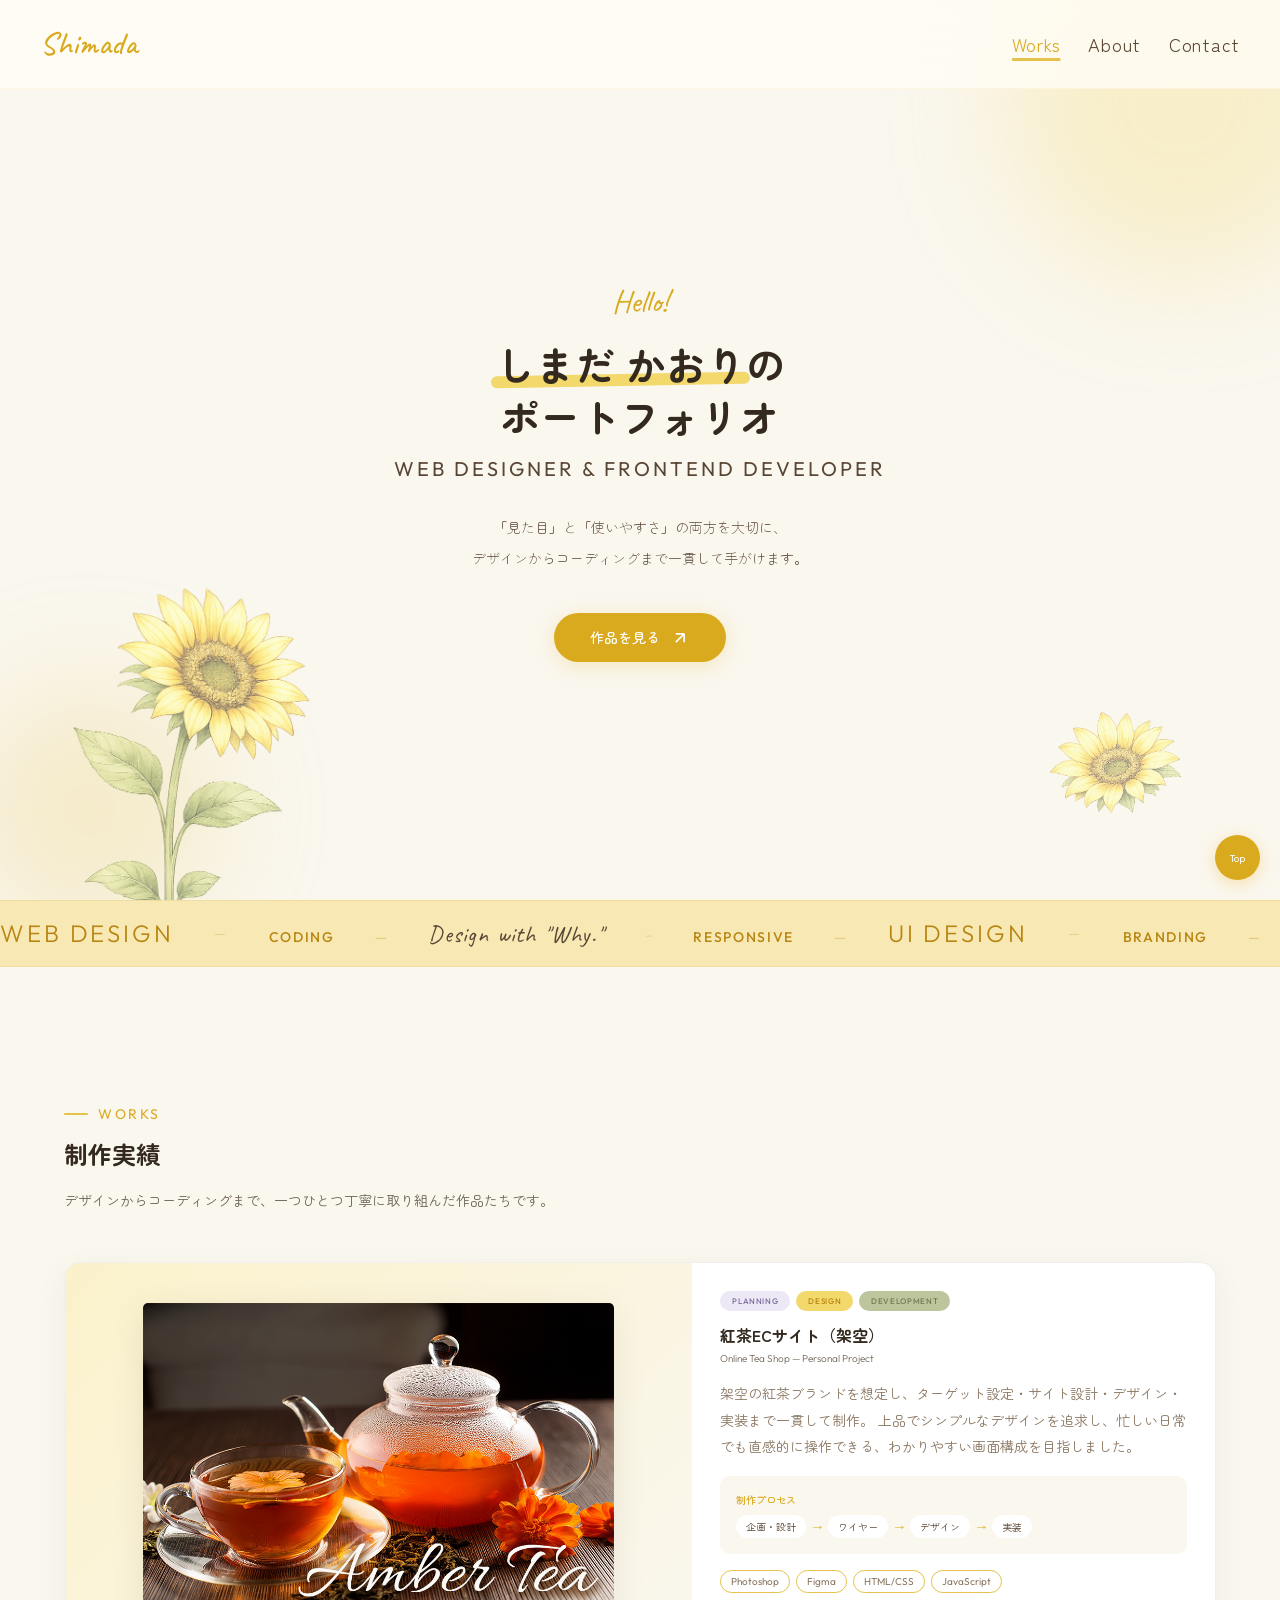
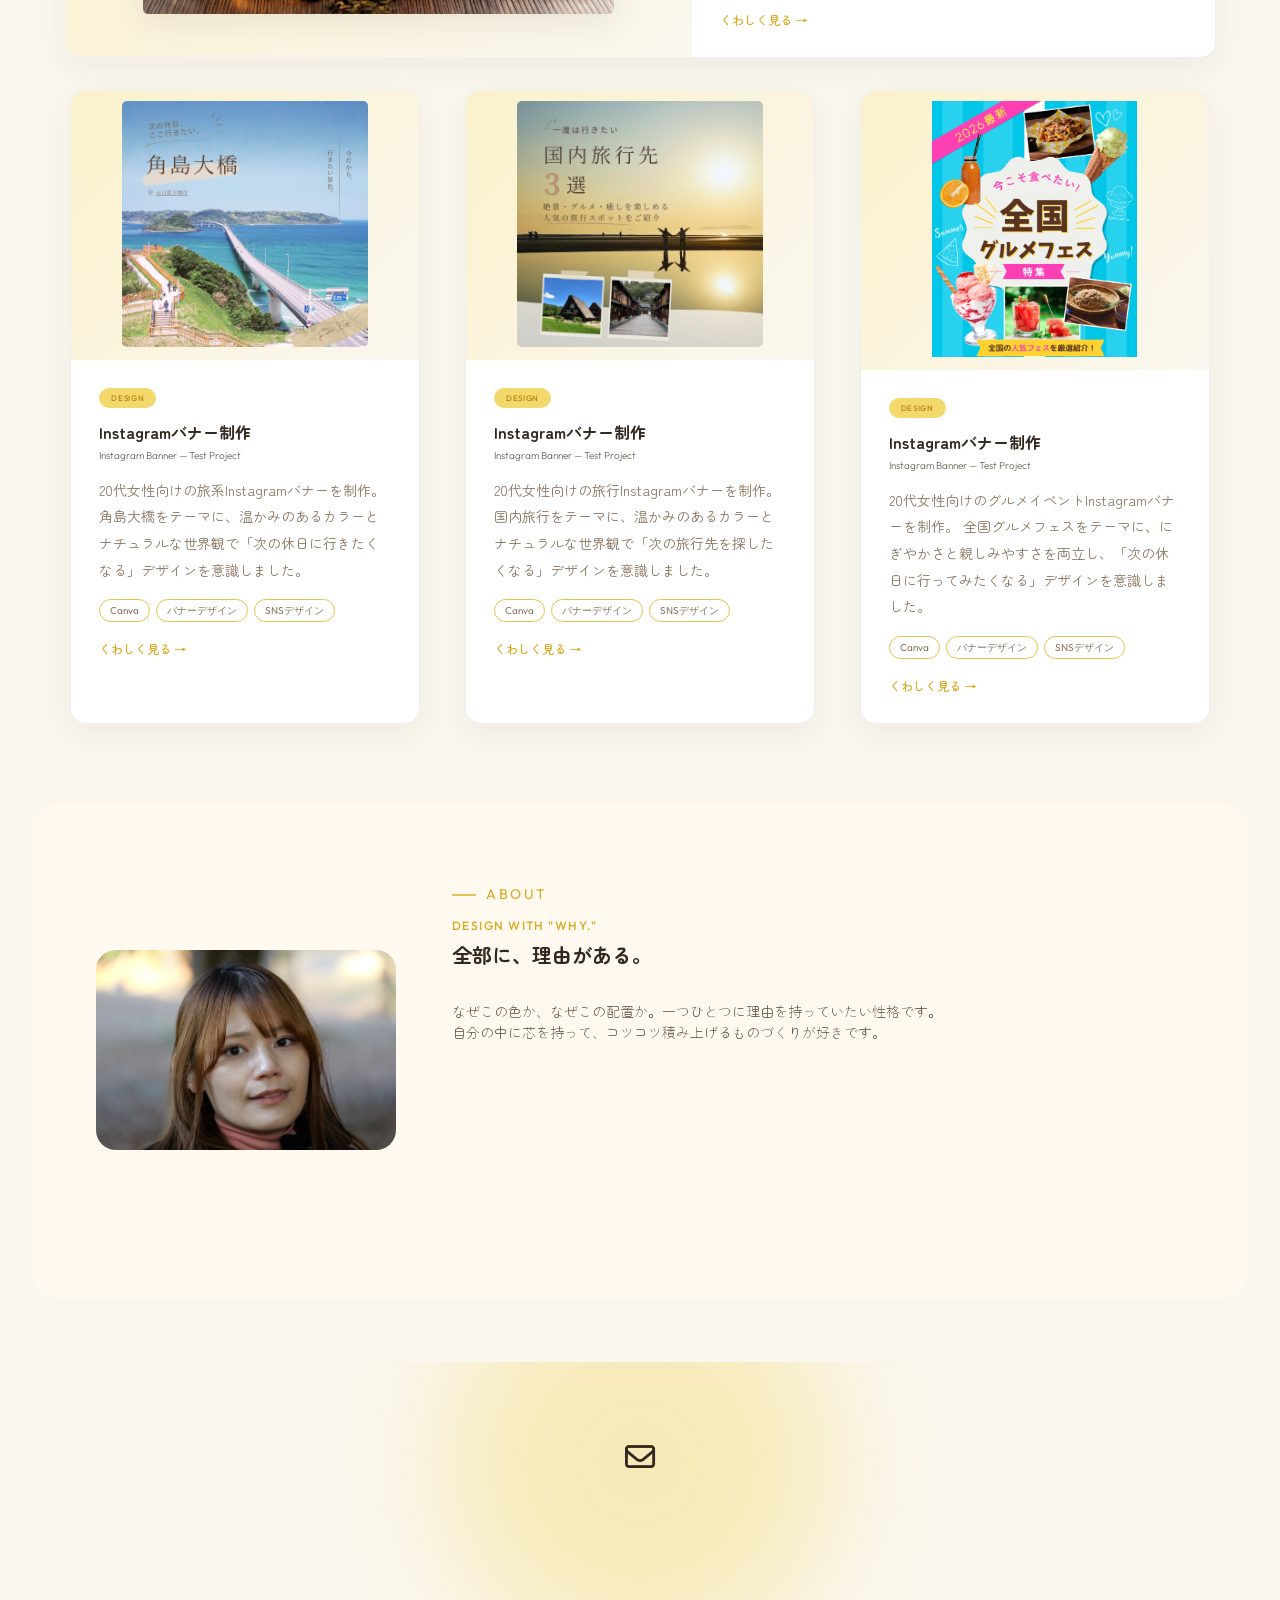
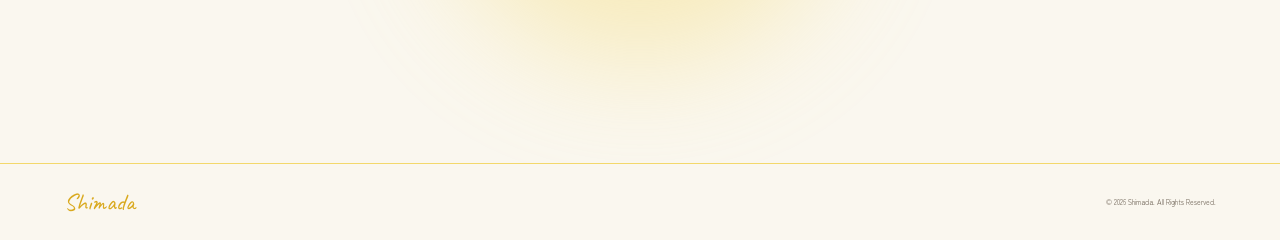
<file: index.html>
<!DOCTYPE html>
<html lang="ja">
<head>
  <meta charset="UTF-8">
  <meta name="viewport" content="width=device-width, initial-scale=1.0">
  <meta name="description" content="島田 夏織のプロフィール｜Web Designer & Frontend Developer">
  <title>Shimada Portfolio</title>
  <!-- Favicon -->
  <link rel="icon" href="assets/images/favicon.svg" type="image/svg+xml">

  <!-- OGP -->
  <meta property="og:title" content="Shimada Portfolio">
  <meta property="og:description" content="デザインからコーディングまで一貫して手がける、しまだかおりのポートフォリオです。">
  <meta property="og:image" content="https://shimada-source.github.io/portfolio/assets/images/ogp-image.png">
  <meta property="og:url" content="https://shimada-source.github.io/portfolio/">
  <meta property="og:type" content="website">
  <meta property="og:site_name" content="Shimada Portfolio">
  <meta name="twitter:card" content="summary_large_image">

  <!-- web font -->
  <link rel="preconnect" href="https://fonts.googleapis.com">
  <link rel="preconnect" href="https://fonts.gstatic.com" crossorigin>
  <link href="https://fonts.googleapis.com/css2?family=Caveat:wght@400;500&family=Outfit:wght@300;400;500;600&family=Zen+Maru+Gothic:wght@300;400;500;700&display=swap" rel="stylesheet">

  <!-- css -->
  <link rel="stylesheet" href="assets/css/common.css">
  <link rel="stylesheet" href="assets/css/index.css">

  <!-- Font Awesome -->
  <link rel="stylesheet" href="https://cdnjs.cloudflare.com/ajax/libs/font-awesome/6.7.2/css/all.min.css">
</head>
<body>
 
  <!-- NAV -->
  <nav>
    <a href="#" class="nav-logo">Shimada</a>
    <button class="hamburger" aria-label="メニューを開く">
    <span></span>
    <span></span>
    <span></span>
  </button>
    <ul>
      <li><a href="#works">Works</a></li>
      <li><a href="about.html">About</a></li>
      <li><a href="contact.html">Contact</a></li>
    </ul>
  </nav>
 
  <!-- HERO -->
  <section class="hero">
    <div class="blob blob-1"></div>
    <div class="blob blob-2"></div>
    <div class="blob blob-3"></div>
    <div class="sunflower-deco sf-1">
      <img src="assets/images/sunflower-left.png" alt="">
    </div>
    <div class="sunflower-deco sf-2">
      <img src="assets/images/sunflower-right.png" alt="">
    </div>
    <div class="hero-inner">
      <div class="hero-greeting">Hello!</div>
      <h1 class="hero-name">
        <span class="highlight">しまだ かおり</span>の<br>
        ポートフォリオ
      </h1>
      <p class="hero-title">Web Designer &amp; <br class="brSp">
        Frontend Developer</p>
      <p class="hero-message">
        「見た目」と「使いやすさ」の両方を大切に、<br>
        デザインからコーディングまで一貫して手がけます。
      </p>
      <a href="#works" class="hero-cta">
        作品を見る
        <img src="assets/images/arrow-top-right-white.svg" alt="">
      </a>
    </div>
  </section>
 
  <!-- MARQUEE -->
  <div class="marquee-wrap">
    <div class="marquee-track">
       <span class="marquee-item">Web Design</span>
        <span class="marquee-item">Coding</span>
        <span class="marquee-item marquee-catch">Design with "Why."</span>
        <span class="marquee-item">Responsive</span>
        <span class="marquee-item">UI Design</span>
        <span class="marquee-item">Branding</span>
        <!-- 2周目（ループ用に同じ内容を繰り返す） -->
        <span class="marquee-item">Web Design</span>
        <span class="marquee-item">Coding</span>
        <span class="marquee-item marquee-catch">Design with "Why."</span>
        <span class="marquee-item">Responsive</span>
        <span class="marquee-item">UI Design</span>
        <span class="marquee-item">Branding</span>
    </div>
  </div>
 
  <!-- WORKS -->
  <section id="works">
    <div class="section-label reveal">Works</div>
    <h2 class="section-heading reveal">制作実績</h2>
    <p class="section-sub reveal">
      デザインからコーディングまで、一つひとつ丁寧に取り組んだ作品たちです。
    </p>
 
    <div class="works-grid" data-stagger>
      <!-- Featured -->
      <div class="work-card featured reveal">
        <div class="work-thumb">
          <a class="work-img" href="work-tea.html"><img src="assets/images/AmberTea.png" alt="紅茶ECサイト Amber Teaのスクリーンショット"></a>
        </div>
        <div class="work-body">
          <div class="work-type">
            <span class="type-plan">Planning</span>
            <span class="type-design">Design</span>
            <span class="type-dev">Development</span>
          </div>
          <div class="work-title">紅茶ECサイト（架空）</div>
          <div class="work-title-en">Online Tea Shop — Personal Project</div>
          <p class="work-summary">
            架空の紅茶ブランドを想定し、ターゲット設定・サイト設計・デザイン・実装まで一貫して制作。
            上品でシンプルなデザインを追求し、忙しい日常でも直感的に操作できる、わかりやすい画面構成を目指しました。
          </p>
          <div class="work-process">
            <div class="work-process-label">制作プロセス</div>
            <div class="process-steps">
              <span class="process-step">企画・設計</span>
              <span class="process-arrow">→</span>
              <span class="process-step">ワイヤー</span>
              <span class="process-arrow">→</span>
              <span class="process-step">デザイン</span>
              <span class="process-arrow">→</span>
              <span class="process-step">実装</span>
            </div>
          </div>
          <div class="work-tags-row">
            <span class="tag-pill">Photoshop</span>
            <span class="tag-pill">Figma</span>
            <span class="tag-pill">HTML/CSS</span>
            <span class="tag-pill">JavaScript</span>
          </div>
          <a href="work-tea.html" class="work-link">くわしく見る →</a>
        </div>
      </div>
      <div class="subWork">
            <div class="work-card sub reveal">
              <div class="sub-thumb">
                <a class="sub-img" href="work-tsunoshima.html">
                  <img src="assets/images/tsunoshima_banner_01.png" alt="Instagramバナー制作のサムネイル">
                </a>
              </div>
        <div class="work-body">
          <div class="work-type">
            <span class="type-design">Design</span>
          </div>
          <div class="work-title">Instagramバナー制作</div>
          <div class="work-title-en">Instagram Banner — Test Project</div>
          <p class="work-summary">
            20代女性向けの旅系Instagramバナーを制作。
            角島大橋をテーマに、温かみのあるカラーとナチュラルな世界観で「次の休日に行きたくなる」デザインを意識しました。
          </p>
          <div class="work-tags-row">
            <span class="tag-pill">Canva</span>
            <span class="tag-pill">バナーデザイン</span>
            <span class="tag-pill">SNSデザイン</span>
          </div>
          <a href="work-tsunoshima.html" class="work-link">くわしく見る →</a>
        </div>
        </div>
      </div>
      <div class="subWork">
            <div class="work-card sub reveal">
              <div class="sub-thumb">
                <a class="sub-img" href="work-kokunai.html">
                  <img src="assets/images/kokunai-spot.png" alt="Instagramバナー制作のサムネイル">
                </a>
              </div>
        <div class="work-body">
          <div class="work-type">
            <span class="type-design">Design</span>
          </div>
          <div class="work-title">Instagramバナー制作</div>
          <div class="work-title-en">Instagram Banner — Test Project</div>
          <p class="work-summary">
            20代女性向けの旅行Instagramバナーを制作。
            国内旅行をテーマに、温かみのあるカラーとナチュラルな世界観で「次の旅行先を探したくなる」デザインを意識しました。
          </p>
          <div class="work-tags-row">
            <span class="tag-pill">Canva</span>
            <span class="tag-pill">バナーデザイン</span>
            <span class="tag-pill">SNSデザイン</span>
          </div>
          <a href="work-kokunai.html" class="work-link">くわしく見る →</a>
        </div>
        </div>
      </div>
      <div class="subWork">
            <div class="work-card sub reveal">
              <div class="sub-thumb">
                <a class="sub-img" href="work-gourmet.html">
                  <img src="assets/images/gourmet-fes.png" alt="Instagramバナー制作のサムネイル">
                </a>
              </div>
        <div class="work-body">
          <div class="work-type">
            <span class="type-design">Design</span>
          </div>
          <div class="work-title">Instagramバナー制作</div>
          <div class="work-title-en">Instagram Banner — Test Project</div>
          <p class="work-summary">
            20代女性向けのグルメイベントInstagramバナーを制作。
            全国グルメフェスをテーマに、にぎやかさと親しみやすさを両立し、「次の休日に行ってみたくなる」デザインを意識しました。
          </p>
          <div class="work-tags-row">
            <span class="tag-pill">Canva</span>
            <span class="tag-pill">バナーデザイン</span>
            <span class="tag-pill">SNSデザイン</span>
          </div>
          <a href="work-gourmet.html" class="work-link">くわしく見る →</a>
        </div>
        </div>
      </div>
</div>
  </section>
 
  <!-- ABOUT -->
  <section id="about">
    <div class="about-compact">
      <div class="about-compact-photo reveal">
        <div class="about-photo-sm">
          <img src="assets/images/me.JPG" alt="島田 夏織のプロフィール写真">
        </div>
      </div>
 
      <div class="about-compact-body">
        <div class="section-label reveal">About</div>
        <div class="catchphrase reveal">
          <div class="catchphrase-en">Design with "Why."</div>
          <h2 class="catchphrase-ja">全部に、理由がある。</h2>
        </div>
        <p class="catchphrase-body">
          なぜこの色か、なぜこの配置か。一つひとつに理由を持っていたい性格です。<br>
          自分の中に芯を持って、コツコツ積み上げるものづくりが好きです。
        </p>
 
        <!-- スキル簡易チップ -->
        <div class="skill-chips reveal" data-stagger>
          <div class="skill-chip reveal">
            <i class="fa-solid fa-code"></i>
            <div class="chip-text">
              <span class="chip-label chip-icon">Coding</span>
              <span class="chip-detail">HTML / CSS / JavaScript / WordPress</span>
            </div>
          </div>
          <div class="skill-chip reveal">
            <i class="fa-solid fa-pen-ruler chip-icon"></i>
            <div class="chip-text">
              <span class="chip-label">Design</span>
              <span class="chip-detail">Figma / Illustrator / Photoshop</span>
            </div>
          </div>
          <div class="skill-chip reveal">
            <i class="fa-solid fa-layer-group chip-icon"></i>
            <div class="chip-text">
              <span class="chip-label">Other</span>
              <span class="chip-detail">レスポンシブ / Git / Java ほか</span>
            </div>
          </div>
        </div>
 
        <a href="about.html" class="about-more reveal">
          くわしいプロフィールを見る
          <img src="assets/images/arrow-top-right-white.svg" alt="">
        </a>
      </div>
    </div>
  </section>
 
  <!-- CONTACT -->
  <section id="contact" class="contact-area">
    <div class="blob"></div>
    <div class="contact-inner">
      <i class="fa-regular fa-envelope contact-emoji"></i>
      <h2 class="reveal">お気軽にご連絡ください</h2>
      <p class="reveal">
        お仕事のご相談・ご質問など、いつでもお待ちしています。<br>
        通常3営業日以内にお返事します。
      </p>
      <div class="contact-buttons reveal">
        <a href="contact.html" class="c-btn primary">
          お問い合わせ
        </a>
        <a href="https://github.com/shimada-source" target="_blank" rel="noopener" class="c-btn outline">
          <i class="fa-brands fa-github"></i>
          GitHub
        </a>
      </div>
    </div>
  </section>
 
  <!-- FOOTER -->
  <footer>
    <div class="f-logo">Shimada</div>
    <div>&copy; 2026 Shimada. All Rights Reserved.</div>
  </footer>
 
  <a class="badge" href="#">Top</a>
  <script src="assets/js/main.js"></script>
</body>
</html>
</file>
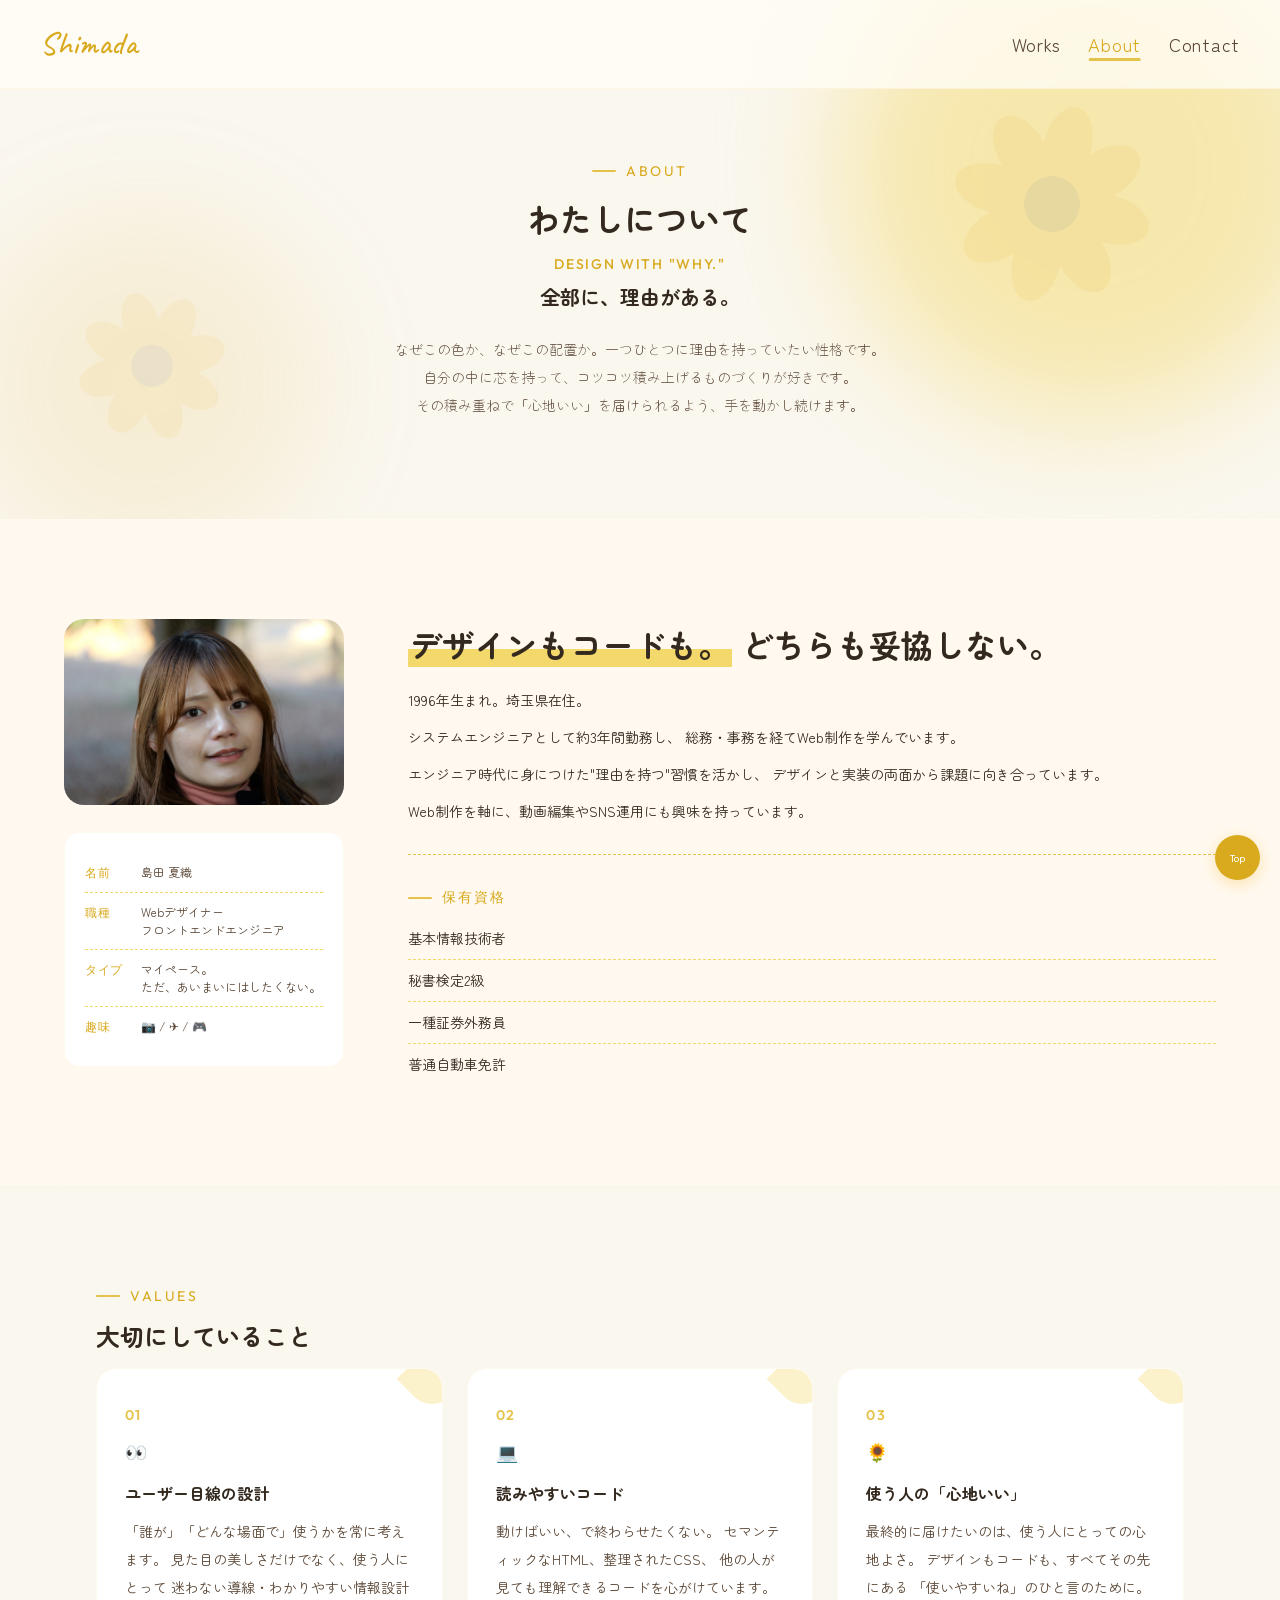
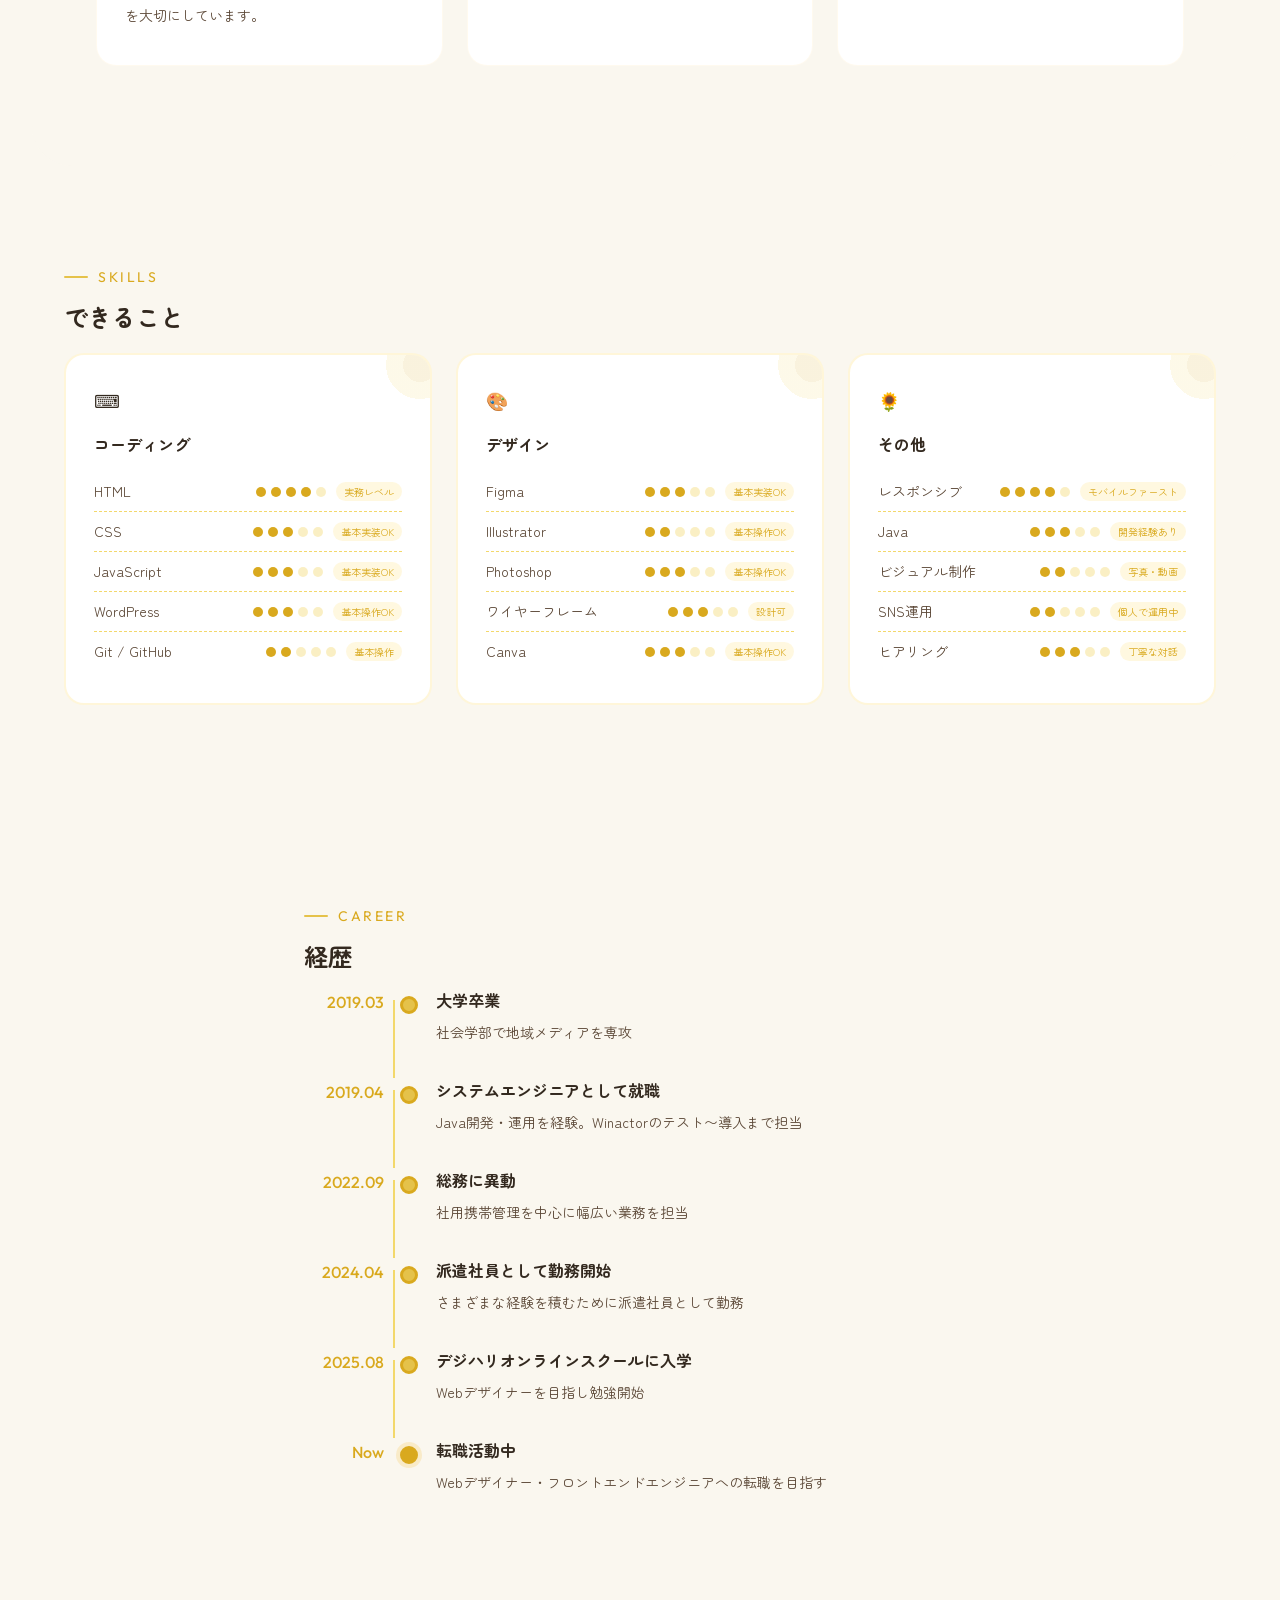
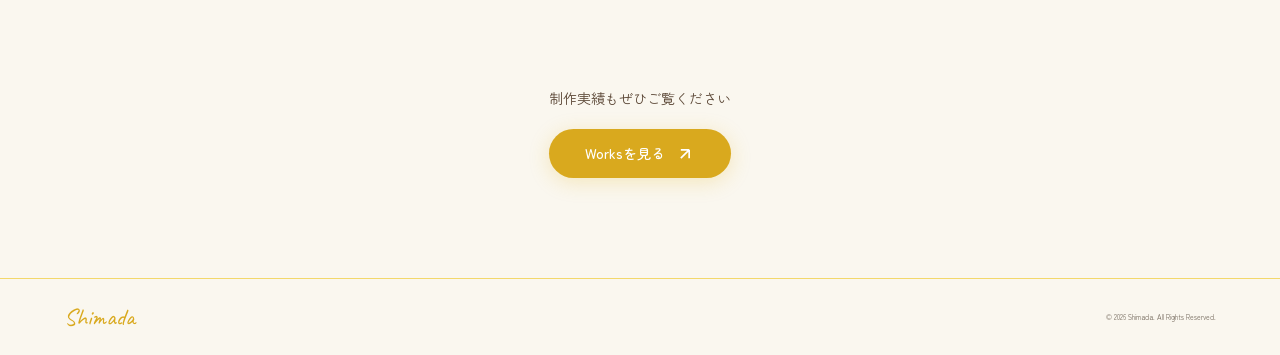
<file: about.html>
<!DOCTYPE html>
<html lang="ja">
<head>
  <meta charset="UTF-8">
  <meta name="viewport" content="width=device-width, initial-scale=1.0">
  <meta name="description" content="島田 夏織のプロフィール｜Web Designer & Frontend Developer">
  <title>About — Shimada Portfolio</title>
  <!-- Favicon -->
  <link rel="icon" href="assets/images/favicon.svg" type="image/svg+xml">

  <!-- OGP -->
  <meta property="og:title" content="About — Shimada Portfolio">
  <meta property="og:description" content="Design with &quot;Why.&quot; 全部に、理由がある。しまだかおりのプロフィール。">
  <meta property="og:image" content="https://shimada-source.github.io/portfolio/assets/images/ogp-image.png">
  <meta property="og:url" content="https://shimada-source.github.io/portfolio/about.html">
  <meta property="og:type" content="website">
  <meta property="og:site_name" content="Shimada Portfolio">
  <meta name="twitter:card" content="summary_large_image">

  <!-- Web Font -->
  <link rel="preconnect" href="https://fonts.googleapis.com">
  <link rel="preconnect" href="https://fonts.gstatic.com" crossorigin>
  <link href="https://fonts.googleapis.com/css2?family=Caveat:wght@400;500&family=Outfit:wght@300;400;500;600&family=Zen+Maru+Gothic:wght@300;400;500;700&display=swap" rel="stylesheet">

  <!-- CSS -->
  <link rel="stylesheet" href="assets/css/common.css">
  <link rel="stylesheet" href="assets/css/about.css">
</head>
<body>

  <!-- ========== NAV ========== -->
  <nav>
    <a href="index.html" class="nav-logo">Shimada</a>
    <button class="hamburger" aria-label="メニューを開く">
      <span></span>
      <span></span>
      <span></span>
    </button>
    <ul>
      <li><a href="index.html#works">Works</a></li>
      <li><a href="about.html" class="is-active">About</a></li>
      <li><a href="contact.html">Contact</a></li>
    </ul>
  </nav>

  <!-- ========== PAGE HERO ========== -->
  <section class="page-hero">
    <div class="blob blob-1"></div>
    <div class="blob blob-2"></div>
    <div class="sunflower-deco sf-1">
      <img src="assets/images/sunflower-deco.svg" alt="">
    </div>
    <div class="sunflower-deco sf-2">
      <img src="assets/images/sunflower-deco.svg" alt="">
    </div>
    <div class="page-hero-inner">
      <div class="section-label">About</div>
      <h1 class="page-hero-title">わたしについて</h1>
    </div>
    <div class="catchphrase-hero reveal">
    <div class="catchphrase-en">Design with "Why."</div>
    <div class="catchphrase-ja">全部に、理由がある。</div>
    <p class="catchphrase-body">
      なぜこの色か、なぜこの配置か。一つひとつに理由を持っていたい性格です。<br class="pcBr">
      自分の中に芯を持って、コツコツ積み上げるものづくりが好きです。<br class="pcBr">
      その積み重ねで「心地いい」を届けられるよう、手を動かし続けます。
    </p>
  </div>
  </section>

  <!-- ========== ABOUT DETAIL ========== -->
  <section class="about-detail">
    <div class="about-detail-grid">

      <!-- 左：写真 + プロフィールカード -->
      <div class="about-detail-photo reveal">
        <div class="about-photo-lg">
          <img src="assets/images/me.JPG" alt="島田 夏織のプロフィール写真">
        </div>
        <div class="profile-meta">
          <div class="meta-item">
            <span class="meta-label">名前</span>
            <span class="meta-value">島田 夏織</span>
          </div>
          <div class="meta-item">
            <span class="meta-label">職種</span>
            <span class="meta-value">Webデザイナー<br>フロントエンドエンジニア</span>
          </div>
          <div class="meta-item">
            <span class="meta-label">タイプ</span>
            <span class="meta-value">マイペース。<br>ただ、あいまいにはしたくない。</span>
          </div>
          <div class="meta-item">
            <span class="meta-label">趣味</span>
            <span class="meta-value">📷 / ✈ / 🎮</span>
          </div>
        </div>
      </div>

      <!-- 右：自己紹介 + 資格 -->
      <div class="about-detail-body">
        <h2 class="reveal">
          <span class="marker">デザインもコードも。</span><br class="spBr">
          どちらも妥協しない。
        </h2>
        <p class="reveal">1996年生まれ。埼玉県在住。</p>
        <p class="reveal">
          システムエンジニアとして約3年間勤務し、
          総務・事務を経てWeb制作を学んでいます。
        </p>
        <p class="reveal">
          エンジニア時代に身につけた"理由を持つ"習慣を活かし、
          デザインと実装の両面から課題に向き合っています。
        </p>
        <p class="reveal">
          Web制作を軸に、動画編集やSNS運用にも興味を持っています。
        </p>

        <!-- 保有資格 -->
        <div class="qualifications reveal">
          <h3 class="qualifications-title">保有資格</h3>
          <ul class="qualifications-list">
            <li>基本情報技術者</li>
            <li>秘書検定2級</li>
            <li>一種証券外務員</li>
            <li>普通自動車免許</li>
          </ul>
        </div>
      </div>

    </div>
  </section>

  <!-- ========== VALUES ========== -->
  <section class="values-section">
    <div class="section-label reveal">Values</div>
    <h2 class="section-heading reveal">大切にしていること</h2>
    <div class="values-grid">
      <div class="value-card-lg reveal">
        <div class="value-num">01</div>
        <div class="value-emoji-lg">👀</div>
        <h3>ユーザー目線の設計</h3>
        <p>
          「誰が」「どんな場面で」使うかを常に考えます。
          見た目の美しさだけでなく、使う人にとって
          迷わない導線・わかりやすい情報設計を大切にしています。
        </p>
      </div>
      <div class="value-card-lg reveal">
        <div class="value-num">02</div>
        <div class="value-emoji-lg">💻</div>
        <h3>読みやすいコード</h3>
        <p>
          動けばいい、で終わらせたくない。
          セマンティックなHTML、整理されたCSS、
          他の人が見ても理解できるコードを心がけています。
        </p>
      </div>
      <div class="value-card-lg reveal">
        <div class="value-num">03</div>
        <div class="value-emoji-lg">🌻</div>
        <h3>使う人の「心地いい」</h3>
        <p>
          最終的に届けたいのは、使う人にとっての心地よさ。
          デザインもコードも、すべてその先にある
          「使いやすいね」のひと言のために。
        </p>
      </div>
    </div>
  </section>

  <!-- ========== SKILLS ========== -->
  <section>
    <div class="section-label reveal">Skills</div>
    <h2 class="section-heading reveal">できること</h2>
    <div class="skills-detail-grid">

      <!-- コーディング -->
      <div class="skill-card reveal">
        <div class="skill-card-icon">⌨</div>
        <h3>コーディング</h3>
        <ul class="skill-items">
          <li>
            <span>HTML</span>
            <div class="skill-item-right">
              <div class="skill-level-dots">
                <span class="skill-dot filled"></span>
                <span class="skill-dot filled"></span>
                <span class="skill-dot filled"></span>
                <span class="skill-dot filled"></span>
                <span class="skill-dot empty"></span>
              </div>
              <span class="skill-note">実務レベル</span>
            </div>
          </li>
          <li>
            <span>CSS</span>
            <div class="skill-item-right">
              <div class="skill-level-dots">
                <span class="skill-dot filled"></span>
                <span class="skill-dot filled"></span>
                <span class="skill-dot filled"></span>
                <span class="skill-dot empty"></span>
                <span class="skill-dot empty"></span>
              </div>
              <span class="skill-note">基本実装OK</span>
            </div>
          </li>
          <li>
            <span>JavaScript</span>
            <div class="skill-item-right">
              <div class="skill-level-dots">
                <span class="skill-dot filled"></span>
                <span class="skill-dot filled"></span>
                <span class="skill-dot filled"></span>
                <span class="skill-dot empty"></span>
                <span class="skill-dot empty"></span>
              </div>
              <span class="skill-note">基本実装OK</span>
            </div>
          </li>
          <li>
            <span>WordPress</span>
            <div class="skill-item-right">
              <div class="skill-level-dots">
                <span class="skill-dot filled"></span>
                <span class="skill-dot filled"></span>
                <span class="skill-dot filled"></span>
                <span class="skill-dot empty"></span>
                <span class="skill-dot empty"></span>
              </div>
              <span class="skill-note">基本操作OK</span>
            </div>
          </li>
          <li>
            <span>Git / GitHub</span>
            <div class="skill-item-right">
              <div class="skill-level-dots">
                <span class="skill-dot filled"></span>
                <span class="skill-dot filled"></span>
                <span class="skill-dot empty"></span>
                <span class="skill-dot empty"></span>
                <span class="skill-dot empty"></span>
              </div>
              <span class="skill-note">基本操作</span>
            </div>
          </li>
        </ul>
      </div>

      <!-- デザイン -->
      <div class="skill-card reveal">
        <div class="skill-card-icon">🎨</div>
        <h3>デザイン</h3>
        <ul class="skill-items">
          <li>
            <span>Figma</span>
            <div class="skill-item-right">
              <div class="skill-level-dots">
                <span class="skill-dot filled"></span>
                <span class="skill-dot filled"></span>
                <span class="skill-dot filled"></span>
                <span class="skill-dot empty"></span>
                <span class="skill-dot empty"></span>
              </div>
              <span class="skill-note">基本実装OK</span>
            </div>
          </li>
          <li>
            <span>Illustrator</span>
            <div class="skill-item-right">
              <div class="skill-level-dots">
                <span class="skill-dot filled"></span>
                <span class="skill-dot filled"></span>
                <span class="skill-dot empty"></span>
                <span class="skill-dot empty"></span>
                <span class="skill-dot empty"></span>
              </div>
              <span class="skill-note">基本操作OK</span>
            </div>
          </li>
          <li>
            <span>Photoshop</span>
            <div class="skill-item-right">
              <div class="skill-level-dots">
                <span class="skill-dot filled"></span>
                <span class="skill-dot filled"></span>
                <span class="skill-dot filled"></span>
                <span class="skill-dot empty"></span>
                <span class="skill-dot empty"></span>
              </div>
              <span class="skill-note">基本操作OK</span>
            </div>
          </li>
          <li>
            <span>ワイヤーフレーム</span>
            <div class="skill-item-right">
              <div class="skill-level-dots">
                <span class="skill-dot filled"></span>
                <span class="skill-dot filled"></span>
                <span class="skill-dot filled"></span>
                <span class="skill-dot empty"></span>
                <span class="skill-dot empty"></span>
              </div>
              <span class="skill-note">設計可</span>
            </div>
          </li>
          <li>
            <span>Canva</span>
            <div class="skill-item-right">
              <div class="skill-level-dots">
                <span class="skill-dot filled"></span>
                <span class="skill-dot filled"></span>
                <span class="skill-dot filled"></span>
                <span class="skill-dot empty"></span>
                <span class="skill-dot empty"></span>
              </div>
              <span class="skill-note">基本操作OK</span>
            </div>
          </li>
        </ul>
      </div>

      <!-- その他 -->
      <div class="skill-card reveal">
        <div class="skill-card-icon">🌻</div>
        <h3>その他</h3>
        <ul class="skill-items">
          <li>
            <span>レスポンシブ</span>
            <div class="skill-item-right">
              <div class="skill-level-dots">
                <span class="skill-dot filled"></span>
                <span class="skill-dot filled"></span>
                <span class="skill-dot filled"></span>
                <span class="skill-dot filled"></span>
                <span class="skill-dot empty"></span>
              </div>
              <span class="skill-note">モバイルファースト</span>
            </div>
          </li>
          <li>
            <span>Java</span>
            <div class="skill-item-right">
              <div class="skill-level-dots">
                <span class="skill-dot filled"></span>
                <span class="skill-dot filled"></span>
                <span class="skill-dot filled"></span>
                <span class="skill-dot empty"></span>
                <span class="skill-dot empty"></span>
              </div>
              <span class="skill-note">開発経験あり</span>
            </div>
          </li>
          <li>
            <span>ビジュアル制作</span>
            <div class="skill-item-right">
              <div class="skill-level-dots">
                <span class="skill-dot filled"></span>
                <span class="skill-dot filled"></span>
                <span class="skill-dot empty"></span>
                <span class="skill-dot empty"></span>
                <span class="skill-dot empty"></span>
              </div>
              <span class="skill-note">写真・動画</span>
            </div>
          </li>
          <li>
            <span>SNS運用</span>
            <div class="skill-item-right">
              <div class="skill-level-dots">
                <span class="skill-dot filled"></span>
                <span class="skill-dot filled"></span>
                <span class="skill-dot empty"></span>
                <span class="skill-dot empty"></span>
                <span class="skill-dot empty"></span>
              </div>
              <span class="skill-note">個人で運用中</span>
            </div>
          </li>
          <li>
            <span>ヒアリング</span>
            <div class="skill-item-right">
              <div class="skill-level-dots">
                <span class="skill-dot filled"></span>
                <span class="skill-dot filled"></span>
                <span class="skill-dot filled"></span>
                <span class="skill-dot empty"></span>
                <span class="skill-dot empty"></span>
              </div>
              <span class="skill-note">丁寧な対話</span>
            </div>
          </li>
        </ul>
      </div>

    </div>
  </section>

  <!-- ========== CAREER ========== -->
  <section class="career-section">
    <div class="section-label reveal">Career</div>
    <h2 class="section-heading reveal">経歴</h2>
    <div class="career-list reveal">
      <div class="career-row">
        <div class="career-year">2019.03</div>
        <div class="career-dot"></div>
        <div class="career-content">
          <h3>大学卒業</h3>
          <p>社会学部で地域メディアを専攻</p>
        </div>
      </div>
      <div class="career-row">
        <div class="career-year">2019.04</div>
        <div class="career-dot"></div>
        <div class="career-content">
          <h3>システムエンジニアとして就職</h3>
          <p>Java開発・運用を経験。Winactorのテスト〜導入まで担当</p>
        </div>
      </div>
      <div class="career-row">
        <div class="career-year">2022.09</div>
        <div class="career-dot"></div>
        <div class="career-content">
          <h3>総務に異動</h3>
          <p>社用携帯管理を中心に幅広い業務を担当</p>
        </div>
      </div>
      <div class="career-row">
        <div class="career-year">2024.04</div>
        <div class="career-dot"></div>
        <div class="career-content">
          <h3>派遣社員として勤務開始</h3>
          <p>さまざまな経験を積むために派遣社員として勤務</p>
        </div>
      </div>
      <div class="career-row">
        <div class="career-year">2025.08</div>
        <div class="career-dot"></div>
        <div class="career-content">
          <h3>デジハリオンラインスクールに入学</h3>
          <p>Webデザイナーを目指し勉強開始</p>
        </div>
      </div>
      <div class="career-row">
        <div class="career-year">Now</div>
        <div class="career-dot active"></div>
        <div class="career-content">
          <h3>転職活動中</h3>
          <p>Webデザイナー・フロントエンドエンジニアへの転職を目指す</p>
        </div>
      </div>
    </div>
  </section>

  <!-- ========== CTA ========== -->
  <div class="about-cta">
    <div class="about-cta-inner reveal">
      <p>制作実績もぜひご覧ください</p>
      <a href="index.html#works" class="hero-cta">
        Worksを見る
        <img src="assets/images/arrow-top-right-white.svg" alt="">
      </a>
    </div>
  </div>

  <!-- ========== FOOTER ========== -->
  <footer>
    <div class="f-logo">Shimada</div>
    <div>&copy; 2026 Shimada. All Rights Reserved.</div>
  </footer>

  <a class="badge" href="#">Top</a>
  <script src="assets/js/main.js"></script>
</body>
</html>
</file>
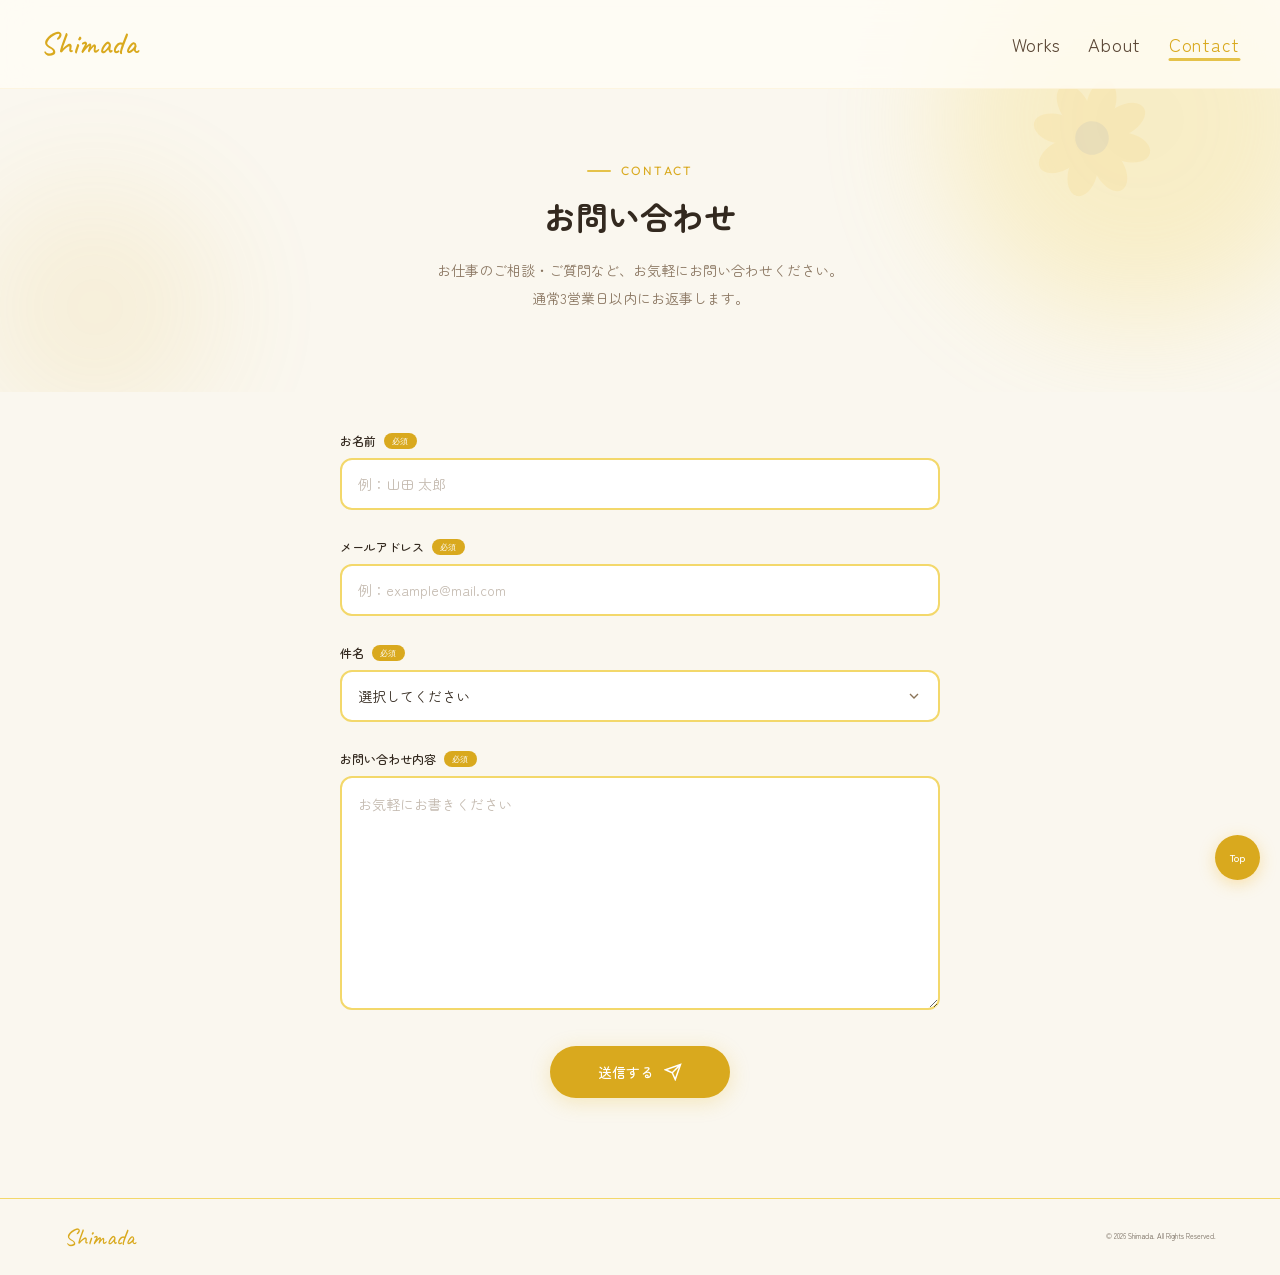
<file: contact.html>
<!DOCTYPE html>
<html lang="ja">
<head>
  <meta charset="UTF-8">
  <meta name="viewport" content="width=device-width, initial-scale=1.0">
  <meta name="description" content="お問い合わせ｜Shimada Portfolio">
  <title>Contact — Shimada Portfolio</title>

  <!-- Favicon -->
  <link rel="icon" href="assets/images/favicon.svg" type="image/svg+xml">

  <!-- OGP -->
  <meta property="og:title" content="Contact — Shimada Portfolio">
  <meta property="og:description" content="お仕事のご相談・ご質問など、お気軽にお問い合わせください。">
  <meta property="og:image" content="https://shimada-source.github.io/portfolio/assets/images/ogp-image.png">
  <meta property="og:url" content="https://shimada-source.github.io/portfolio/contact.html">
  <meta property="og:type" content="website">
  <meta property="og:site_name" content="Shimada Portfolio">
  <meta name="twitter:card" content="summary_large_image">

  <!-- Web Font -->
  <link rel="preconnect" href="https://fonts.googleapis.com">
  <link rel="preconnect" href="https://fonts.gstatic.com" crossorigin>
  <link href="https://fonts.googleapis.com/css2?family=Caveat:wght@400;500&family=Outfit:wght@300;400;500;600&family=Zen+Maru+Gothic:wght@300;400;500;700&display=swap" rel="stylesheet">

  <!-- CSS -->
  <link rel="stylesheet" href="assets/css/common.css">
  <link rel="stylesheet" href="assets/css/contact.css">
</head>
<body>

  <!-- ========== NAV ========== -->
  <nav>
    <a href="index.html" class="nav-logo">Shimada</a>
    <button class="hamburger" aria-label="メニューを開く">
      <span></span>
      <span></span>
      <span></span>
    </button>
    <ul>
      <li><a href="index.html#works">Works</a></li>
      <li><a href="about.html">About</a></li>
      <li><a href="contact.html" class="is-active">Contact</a></li>
    </ul>
  </nav>

  <!-- ========== PAGE HERO ========== -->
  <section class="page-hero">
    <div class="blob blob-1"></div>
    <div class="blob blob-2"></div>
    <div class="sunflower-deco sf-1">
      <img src="assets/images/sunflower-deco.svg" alt="">
    </div>
    <div class="page-hero-inner">
      <div class="section-label">Contact</div>
      <h1 class="page-hero-title">お問い合わせ</h1>
      <p class="page-hero-sub">
        お仕事のご相談・ご質問など、お気軽にお問い合わせください。<br>
        通常3営業日以内にお返事します。
      </p>
    </div>
  </section>

  <!-- ========== CONTACT FORM ========== -->
  <div class="contact-form-section">
    <div class="contact-form-wrap">

      <!-- ★ Formspreeの設定方法は下に記載 -->
      <form
        action="https://formspree.io/f/mpqnyoag"
        method="POST"
        class="contact-form"
      >
        <!-- お名前 -->
        <div class="form-group reveal">
          <label for="name">
            お名前
            <span class="required">必須</span>
          </label>
          <input
            type="text"
            id="name"
            name="name"
            placeholder="例：山田 太郎"
            required
            autocomplete="name"
          >
        </div>

        <!-- メールアドレス -->
        <div class="form-group reveal">
          <label for="email">
            メールアドレス
            <span class="required">必須</span>
          </label>
          <input
            type="email"
            id="email"
            name="email"
            placeholder="例：example@mail.com"
            required
            autocomplete="email"
          >
        </div>

        <!-- 件名 -->
        <div class="form-group reveal">
          <label for="subject">
            件名
            <span class="required">必須</span>
          </label>
          <select id="subject" name="subject" required>
            <option value="" disabled selected>選択してください</option>
            <option value="お仕事のご相談">お仕事のご相談</option>
            <option value="採用に関するお問い合わせ">採用に関するお問い合わせ</option>
            <option value="ご質問">ご質問</option>
            <option value="その他">その他</option>
          </select>
        </div>

        <!-- お問い合わせ内容 -->
        <div class="form-group reveal">
          <label for="message">
            お問い合わせ内容
            <span class="required">必須</span>
          </label>
          <textarea
            id="message"
            name="message"
            rows="8"
            placeholder="お気軽にお書きください"
            required
          ></textarea>
        </div>

        <!-- 送信ボタン -->
        <div class="form-submit reveal">
          <button type="submit" class="submit-btn">
            送信する
            <img src="assets/images/send-white.svg" alt="">
          </button>
        </div>
      </form>

    </div>
  </div>

  <!-- ========== FOOTER ========== -->
  <footer>
    <div class="f-logo">Shimada</div>
    <div>&copy; 2026 Shimada. All Rights Reserved.</div>
  </footer>

  <a class="badge" href="#">Top</a>
  <script src="assets/js/main.js"></script>
</body>
</html>
</file>
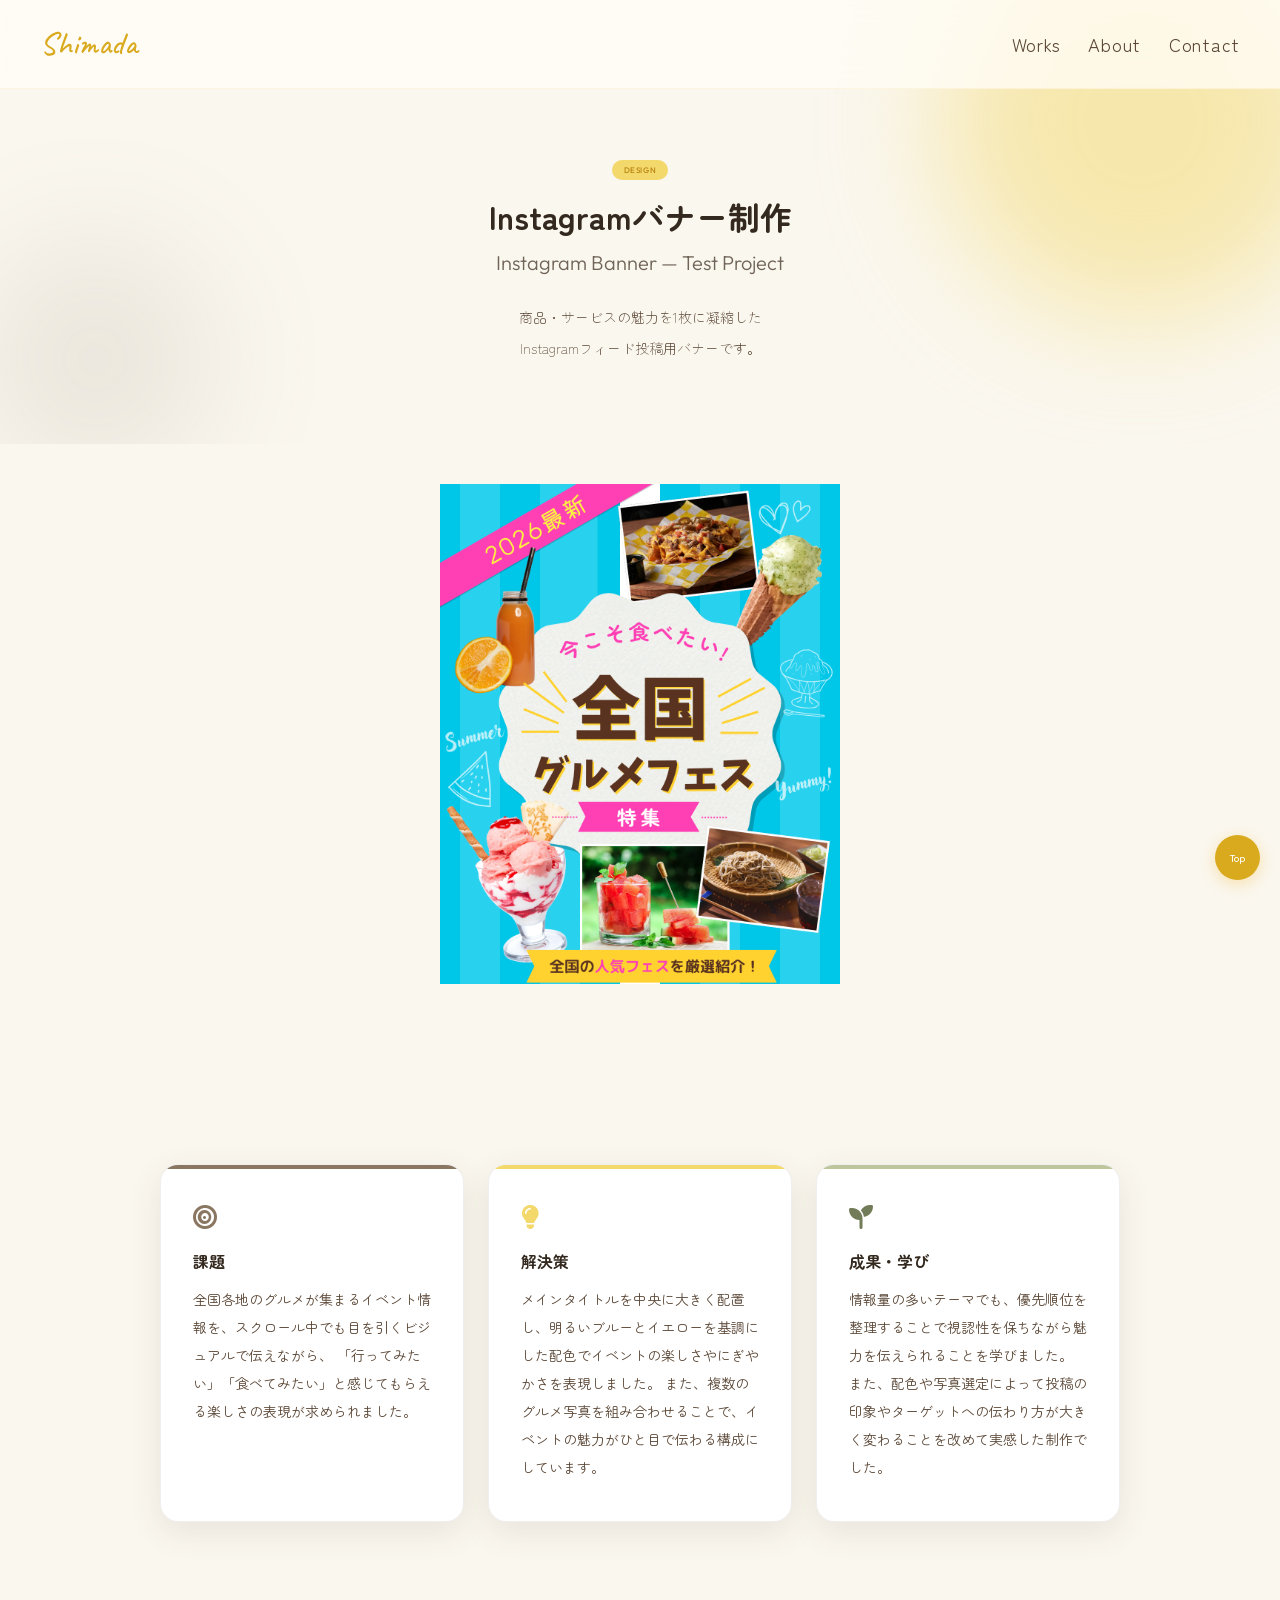
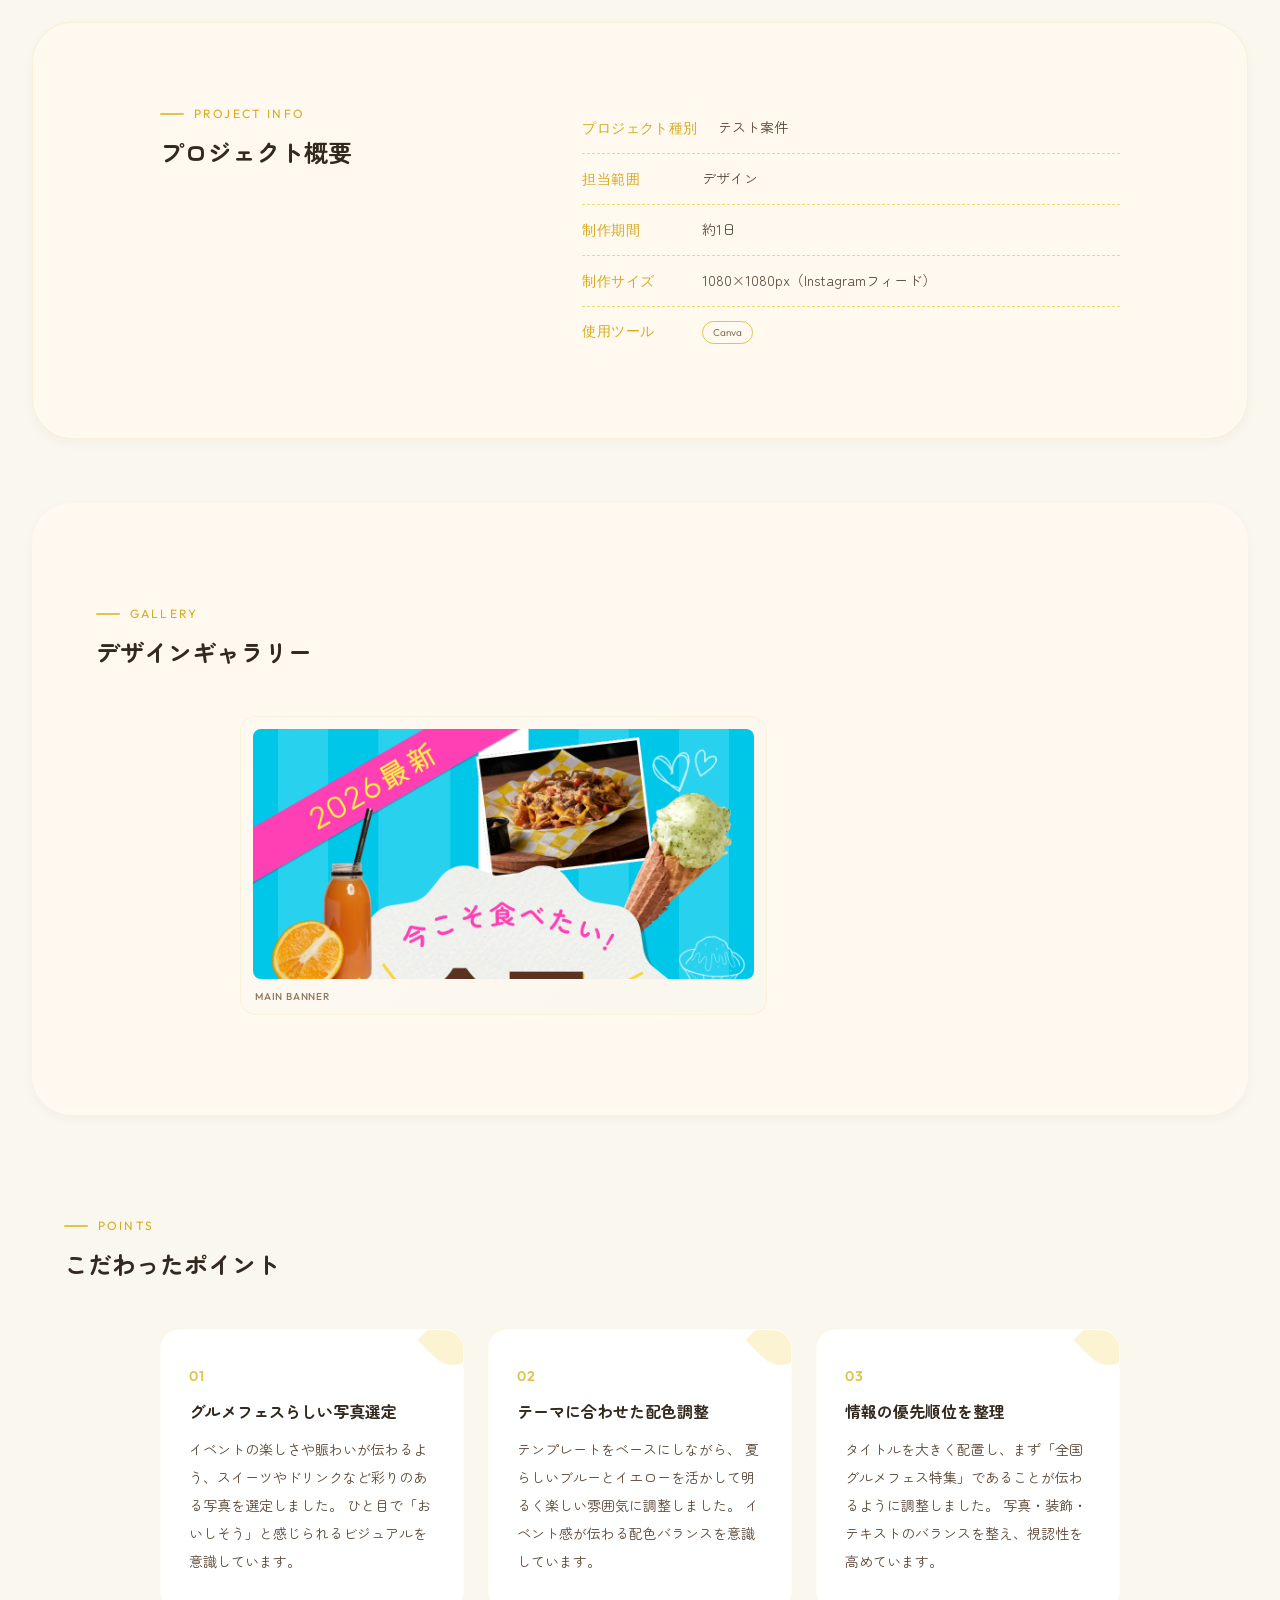
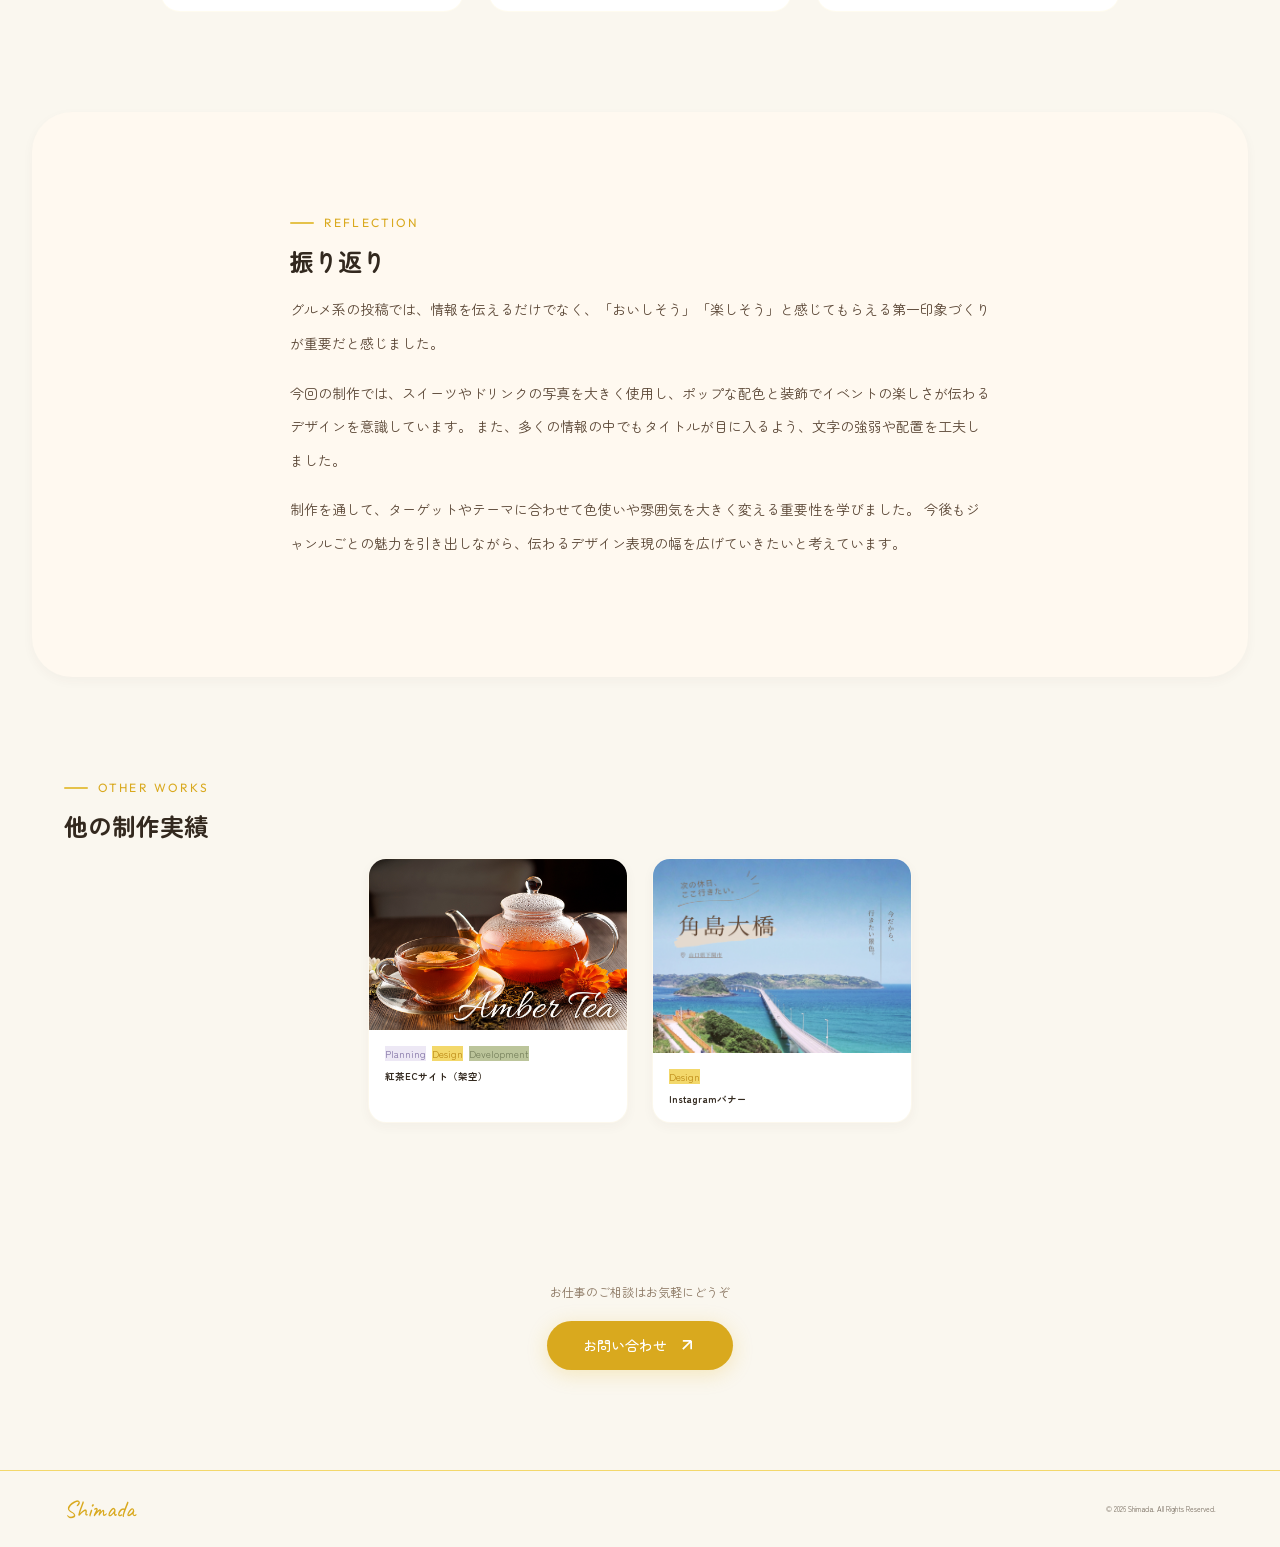
<file: work-gourmet.html>
<!DOCTYPE html>
<html lang="ja">
<head>
  <meta charset="UTF-8">
  <meta name="viewport" content="width=device-width, initial-scale=1.0">
  <meta name="description" content="島田 夏織のプロフィール｜Web Designer & Frontend Developer">
  <title>Work — Shimada Portfolio</title>
  <!-- Favicon -->
  <link rel="icon" href="assets/images/favicon.svg" type="image/svg+xml">

  <!-- OGP -->
  <meta property="og:title" content="Instagramバナー — Shimada Portfolio">
  <meta property="og:description" content="Instagramバナー制作">
  <meta property="og:image" content="https://shimada-source.github.io/portfolio/assets/images/ogp-image.png">
  <meta property="og:url" content="https://shimada-source.github.io/portfolio/work-gourmet.html">
  <meta property="og:type" content="article">
  <meta property="og:site_name" content="Shimada Portfolio">
  <meta name="twitter:card" content="summary_large_image">
  <!-- web font -->
  <link rel="preconnect" href="https://fonts.googleapis.com">
  <link rel="preconnect" href="https://fonts.gstatic.com" crossorigin>
  <link href="https://fonts.googleapis.com/css2?family=Caveat:wght@400;500&family=Outfit:wght@300;400;500;600&family=Zen+Maru+Gothic:wght@300;400;500;700&display=swap" rel="stylesheet">

  <!-- css -->
  <link rel="stylesheet" href="assets/css/common.css">
  <link rel="stylesheet" href="assets/css/work.css">
  <!-- Font Awesome -->
  <link rel="stylesheet" href="https://cdnjs.cloudflare.com/ajax/libs/font-awesome/6.7.2/css/all.min.css">
</head>
<body>
 
  <!-- NAV -->
  <nav>
    <a href="index.html" class="nav-logo">Shimada</a>
    <button class="hamburger" aria-label="メニューを開く">
    <span></span>
    <span></span>
    <span></span>
  </button>
    <ul>
      <li><a href="index.html#works">Works</a></li>
      <li><a href="about.html">About</a></li>
      <li><a href="contact.html">Contact</a></li>
    </ul>
  </nav>
 
  <!-- WORK HERO -->
<section class="work-hero">
    <div class="blob blob-1"></div>
    <div class="blob blob-2"></div>
    <div class="work-hero-inner">
      <div class="work-type work-type-center">
        <span class="type-design">Design</span>
      </div>
      <h1 class="work-hero-title">Instagramバナー制作</h1>
      <p class="work-hero-title-en">Instagram Banner — Test Project</p>
      <p class="work-hero-desc">
        商品・サービスの魅力を1枚に凝縮した<br>
        Instagramフィード投稿用バナーです。
      </p>
    </div>
  </section>
 
  <!-- ========== KEY VISUAL ========== -->
  <div class="work-keyvisual">
    <div class="insta-keyvisual-frame reveal">
      <div class="insta-keyvisual-placeholder">
        <img class="tsunoshima-img" src="assets/images/gourmet-fes.png" alt="Instagramバナー制作のメインビジュアル">
      </div>
    </div>
  </div>
 
  <!-- ========== OVERVIEW ========== -->
  <section>
    <div class="overview-grid">
      <div class="overview-card reveal">
        <i class="fa-solid fa-bullseye overview-icon"></i>
        <h2>課題</h2>
        <p>
          全国各地のグルメが集まるイベント情報を、スクロール中でも目を引くビジュアルで伝えながら、
          「行ってみたい」「食べてみたい」と感じてもらえる楽しさの表現が求められました。
        </p>
      </div>
      <div class="overview-card reveal">
        <i class="fa-solid fa-lightbulb overview-icon"></i>
        <h2>解決策</h2>
        <p>
          メインタイトルを中央に大きく配置し、明るいブルーとイエローを基調にした配色でイベントの楽しさやにぎやかさを表現しました。
          また、複数のグルメ写真を組み合わせることで、イベントの魅力がひと目で伝わる構成にしています。
        </p>
      </div>
      <div class="overview-card reveal">
        <i class="fa-solid fa-seedling overview-icon"></i>
        <h2>成果・学び</h2>
        <p>
          情報量の多いテーマでも、優先順位を整理することで視認性を保ちながら魅力を伝えられることを学びました。
          また、配色や写真選定によって投稿の印象やターゲットへの伝わり方が大きく変わることを改めて実感した制作でした。
        </p>
      </div>
    </div>
  </section>
 
  <!-- ========== PROJECT INFO ========== -->
  <section class="work-info-section">
    <div class="work-info-grid">
      <div class="work-info-left reveal">
        <div class="section-label">Project Info</div>
        <h2 class="section-heading">プロジェクト概要</h2>
      </div>
      <div class="work-info-right reveal">
        <div class="info-row">
          <span class="info-label">プロジェクト種別</span>
          <span class="info-value">テスト案件</span>
        </div>
        <div class="info-row">
          <span class="info-label">担当範囲</span>
          <span class="info-value">デザイン</span>
        </div>
        <div class="info-row">
          <span class="info-label">制作期間</span>
          <!-- ★実際の期間に差し替え -->
          <span class="info-value">約1日</span>
        </div>
        <div class="info-row">
          <span class="info-label">制作サイズ</span>
          <span class="info-value">1080×1080px（Instagramフィード）</span>
        </div>
        <div class="info-row">
          <span class="info-label">使用ツール</span>
          <div class="info-tags">
            <span class="tag-pill">Canva</span>
          </div>
        </div>
      </div>
    </div>
  </section>
 

 
  <!-- ========== GALLERY ========== -->
  <section class="work-gallery-section gallery-instagram">
    <div class="section-label reveal">Gallery</div>
    <h2 class="section-heading reveal">デザインギャラリー</h2>
    <div class="gallery-grid">
  <div class="gallery-item gallery-large reveal">
    <div class="gallery-img-wrap">
      <img src="assets/images/gourmet-fes.png" alt="Instagramバナー">
    </div>
    <div class="gallery-caption">Main Banner</div>
  </div>
</div>
  </section>

    <!-- ========== POINTS ========== -->
  <section class="work-points-section">
    <div class="section-label reveal">Points</div>
    <h2 class="section-heading reveal">こだわったポイント</h2>
    <div class="points-grid">
      <div class="point-card reveal">
        <div class="point-num">01</div>
        <h3>グルメフェスらしい写真選定</h3>
        <p>
          イベントの楽しさや賑わいが伝わるよう、スイーツやドリンクなど彩りのある写真を選定しました。
          ひと目で「おいしそう」と感じられるビジュアルを意識しています。
        </p>
      </div>
      <div class="point-card reveal">
        <div class="point-num">02</div>
        <h3>テーマに合わせた配色調整</h3>
        <p>
          テンプレートをベースにしながら、
          夏らしいブルーとイエローを活かして明るく楽しい雰囲気に調整しました。
          イベント感が伝わる配色バランスを意識しています。
        </p>
      </div>
      <div class="point-card reveal">
        <div class="point-num">03</div>
        <h3>情報の優先順位を整理</h3>
        <p>
          タイトルを大きく配置し、まず「全国グルメフェス特集」であることが伝わるように調整しました。
          写真・装飾・テキストのバランスを整え、視認性を高めています。
        </p>
      </div>
    </div>
  </section>
 
  <!-- ========== REFLECTION ========== -->
  <section class="work-reflection">
    <div class="reflection-inner">
      <div class="section-label reveal">Reflection</div>
      <h2 class="section-heading reveal">振り返り</h2>
      <p class="reflection-text reveal">
        グルメ系の投稿では、情報を伝えるだけでなく、「おいしそう」「楽しそう」と感じてもらえる第一印象づくりが重要だと感じました。
      </p>
      <p class="reflection-text reveal">
        今回の制作では、スイーツやドリンクの写真を大きく使用し、ポップな配色と装飾でイベントの楽しさが伝わるデザインを意識しています。
        また、多くの情報の中でもタイトルが目に入るよう、文字の強弱や配置を工夫しました。
      </p>
      <p class="reflection-text reveal">
        制作を通して、ターゲットやテーマに合わせて色使いや雰囲気を大きく変える重要性を学びました。
        今後もジャンルごとの魅力を引き出しながら、伝わるデザイン表現の幅を広げていきたいと考えています。
      </p>
    </div>
  </section>
 
  <!-- ========== OTHER WORKS ========== -->
  <section class="work-next">
  <div class="section-label reveal">Other Works</div>
  <h2 class="section-heading reveal">他の制作実績</h2>

  <div class="next-grid">
    <a href="work-tea.html" class="next-card reveal">
      <div class="next-thumb">
        <img src="assets/images/AmberTea.png" alt="紅茶ECサイト Amber Tea">
      </div>
      <div class="next-info">
        <div class="next-tags">
          <span class="type-plan">Planning</span>
          <span class="type-design">Design</span>
          <span class="type-dev">Development</span>
        </div>
        <div class="next-title">紅茶ECサイト（架空）</div>
      </div>
    </a>

    <a href="work-tsunoshima.html" class="next-card reveal">
      <div class="next-thumb next-thumb-instagram">
        <img src="assets/images/tsunoshima_banner_01.png" alt="Instagramバナー">
      </div>
      <div class="next-info">
        <div class="next-tags">
          <span class="type-design">Design</span>
        </div>
        <div class="next-title">Instagramバナー</div>
      </div>
    </a>
  </div>
</section>
 
<!-- CTA -->
<div id="contact" class="work-cta">
  <div class="work-cta-inner reveal">
    <p>お仕事のご相談はお気軽にどうぞ</p>
    <a href="contact.html" class="hero-cta" style="opacity:1;animation:none;">
      お問い合わせ
      <img src="assets/images/arrow-top-right-white.svg" alt="">
    </a>
  </div>
</div>
 
  <!-- FOOTER -->
  <footer>
    <div class="f-logo">Shimada</div>
    <div>&copy; 2026 Shimada. All Rights Reserved.</div>
  </footer>
 
  <a class="badge" href="#">Top</a>
  <script src="assets/js/main.js"></script>
</body>
</html>
</file>
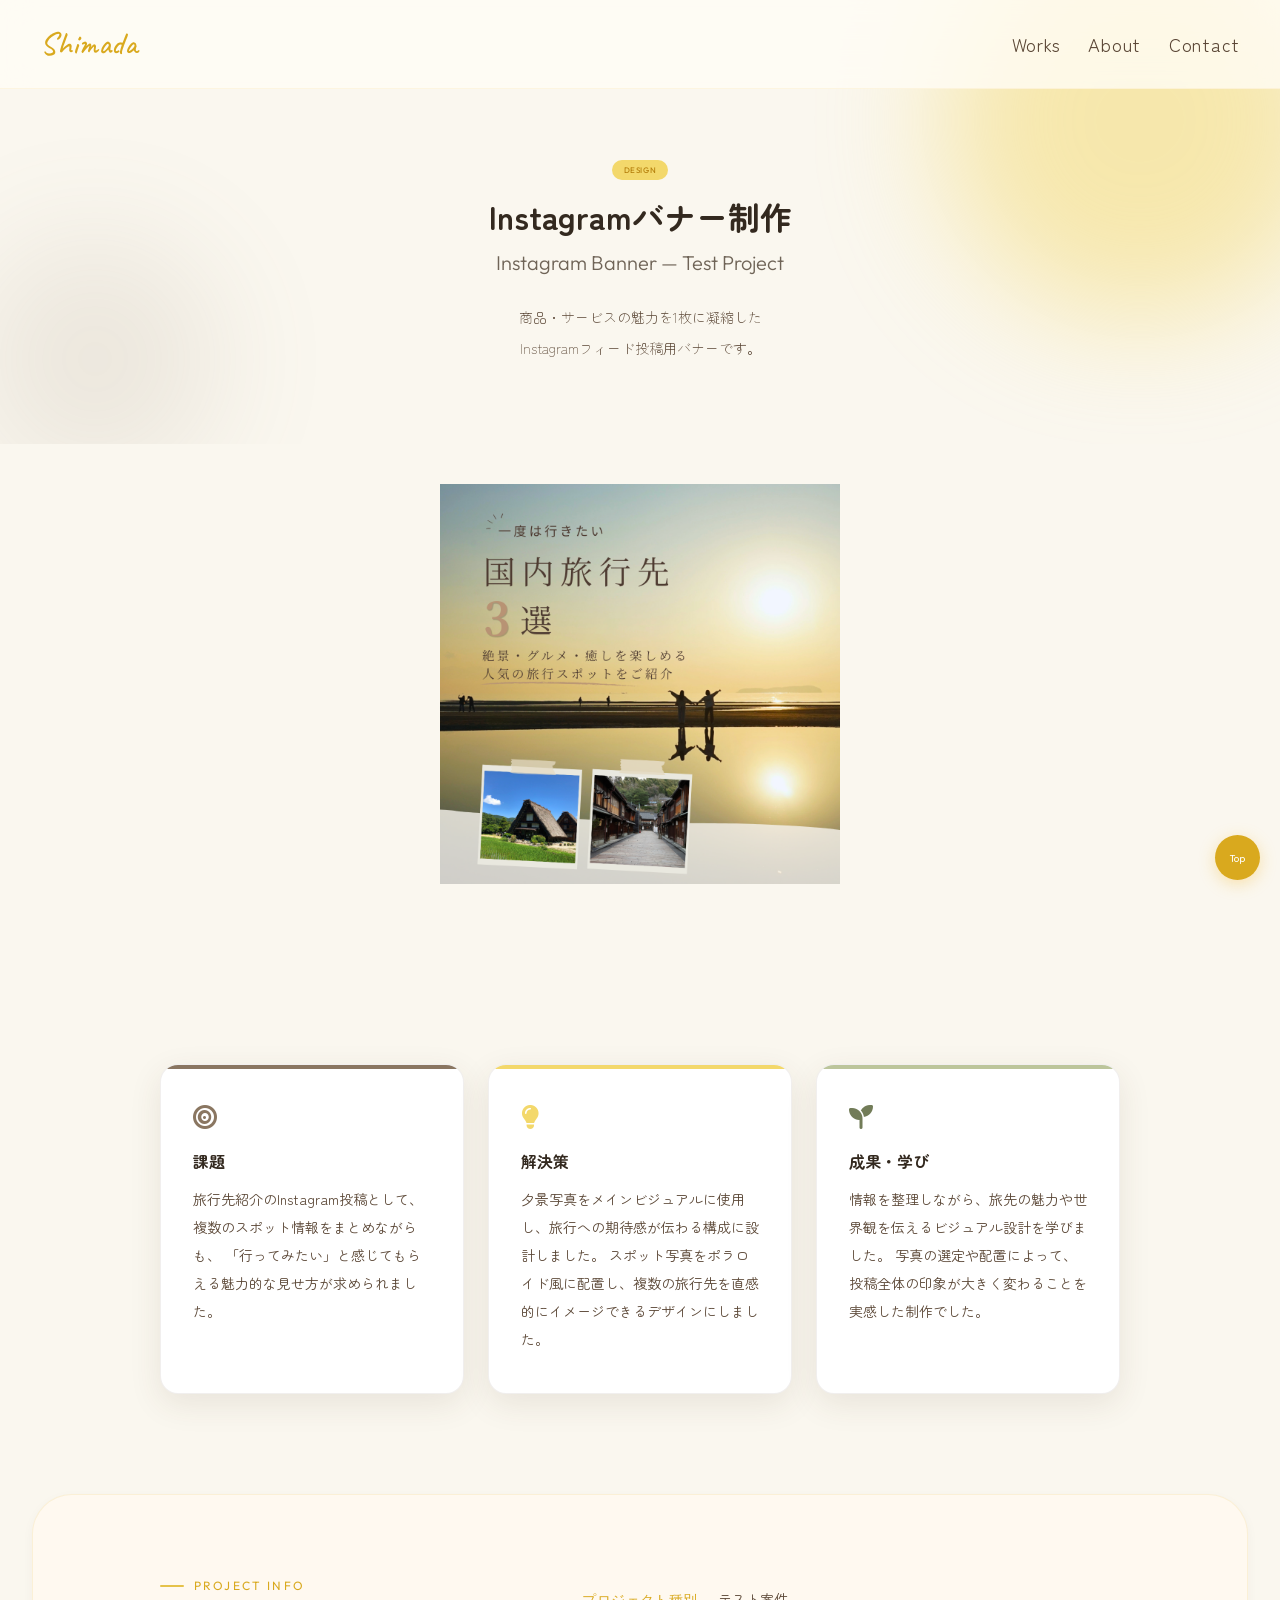
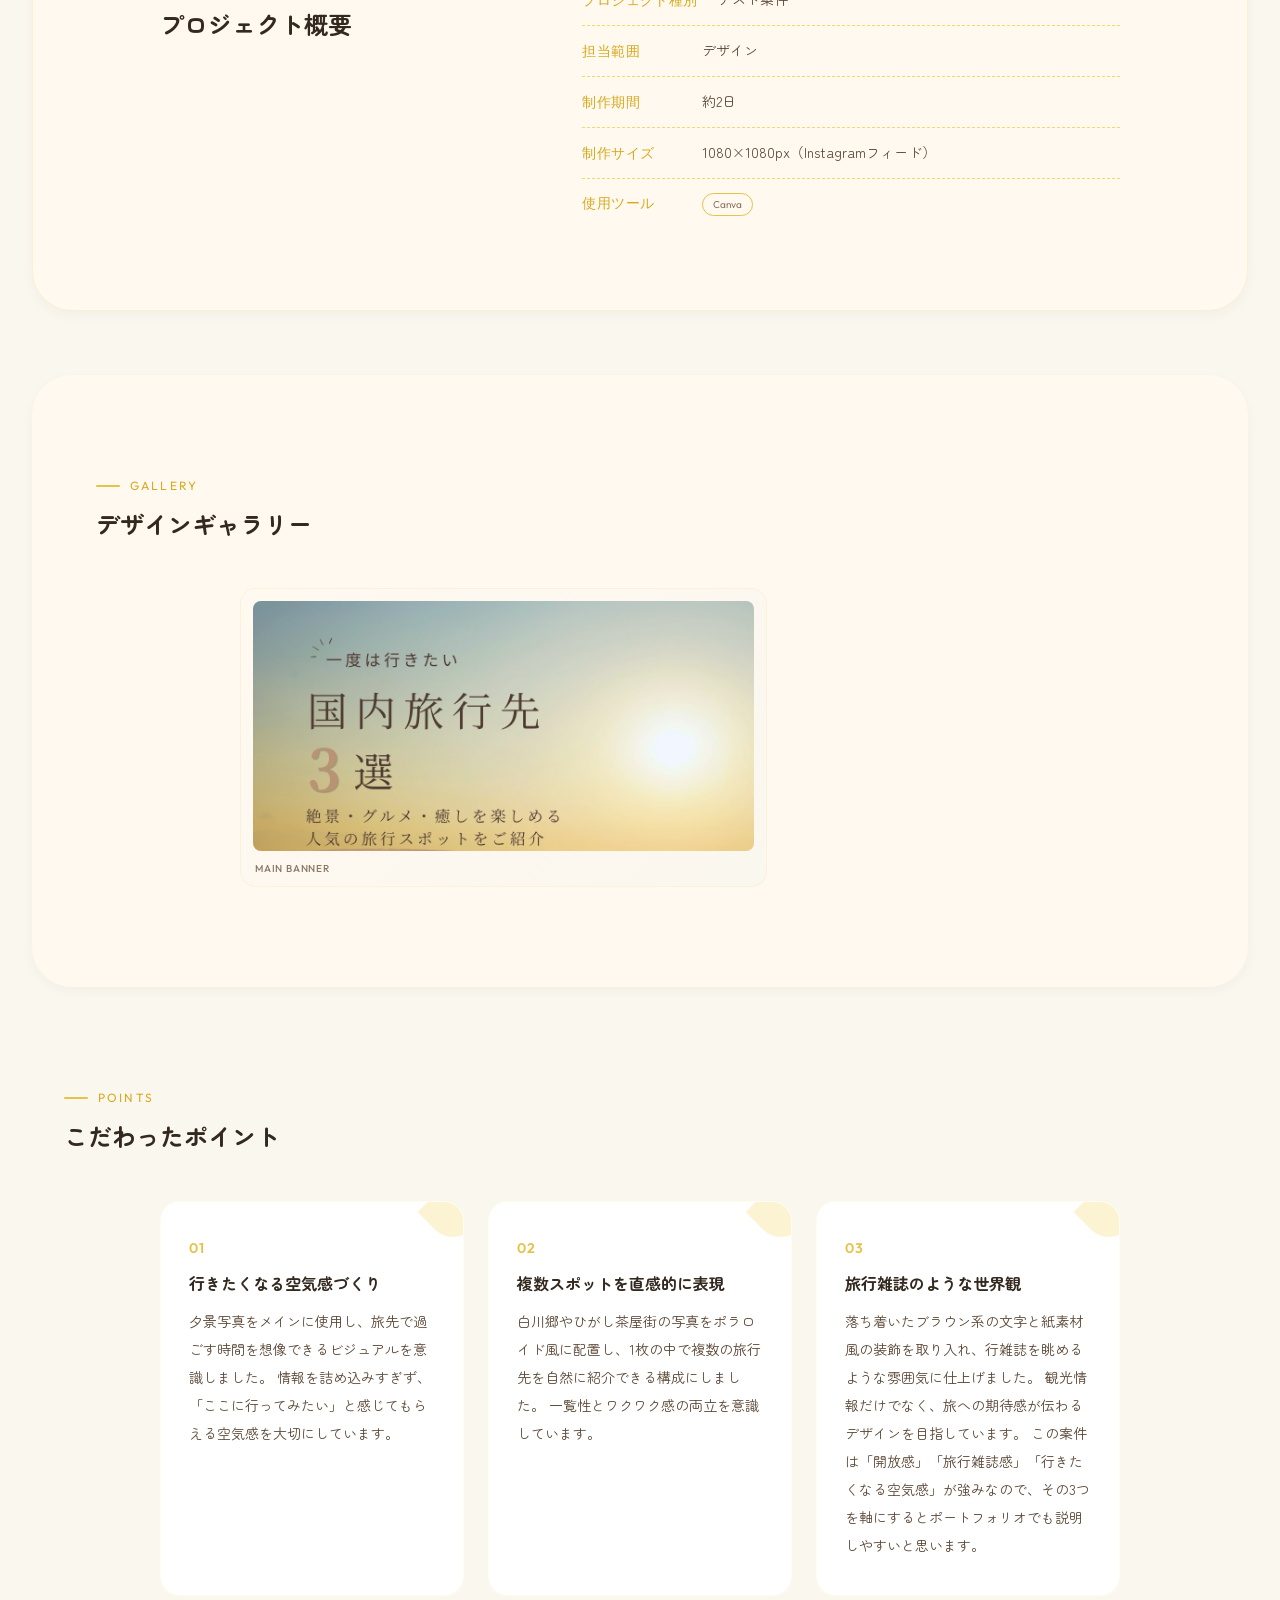
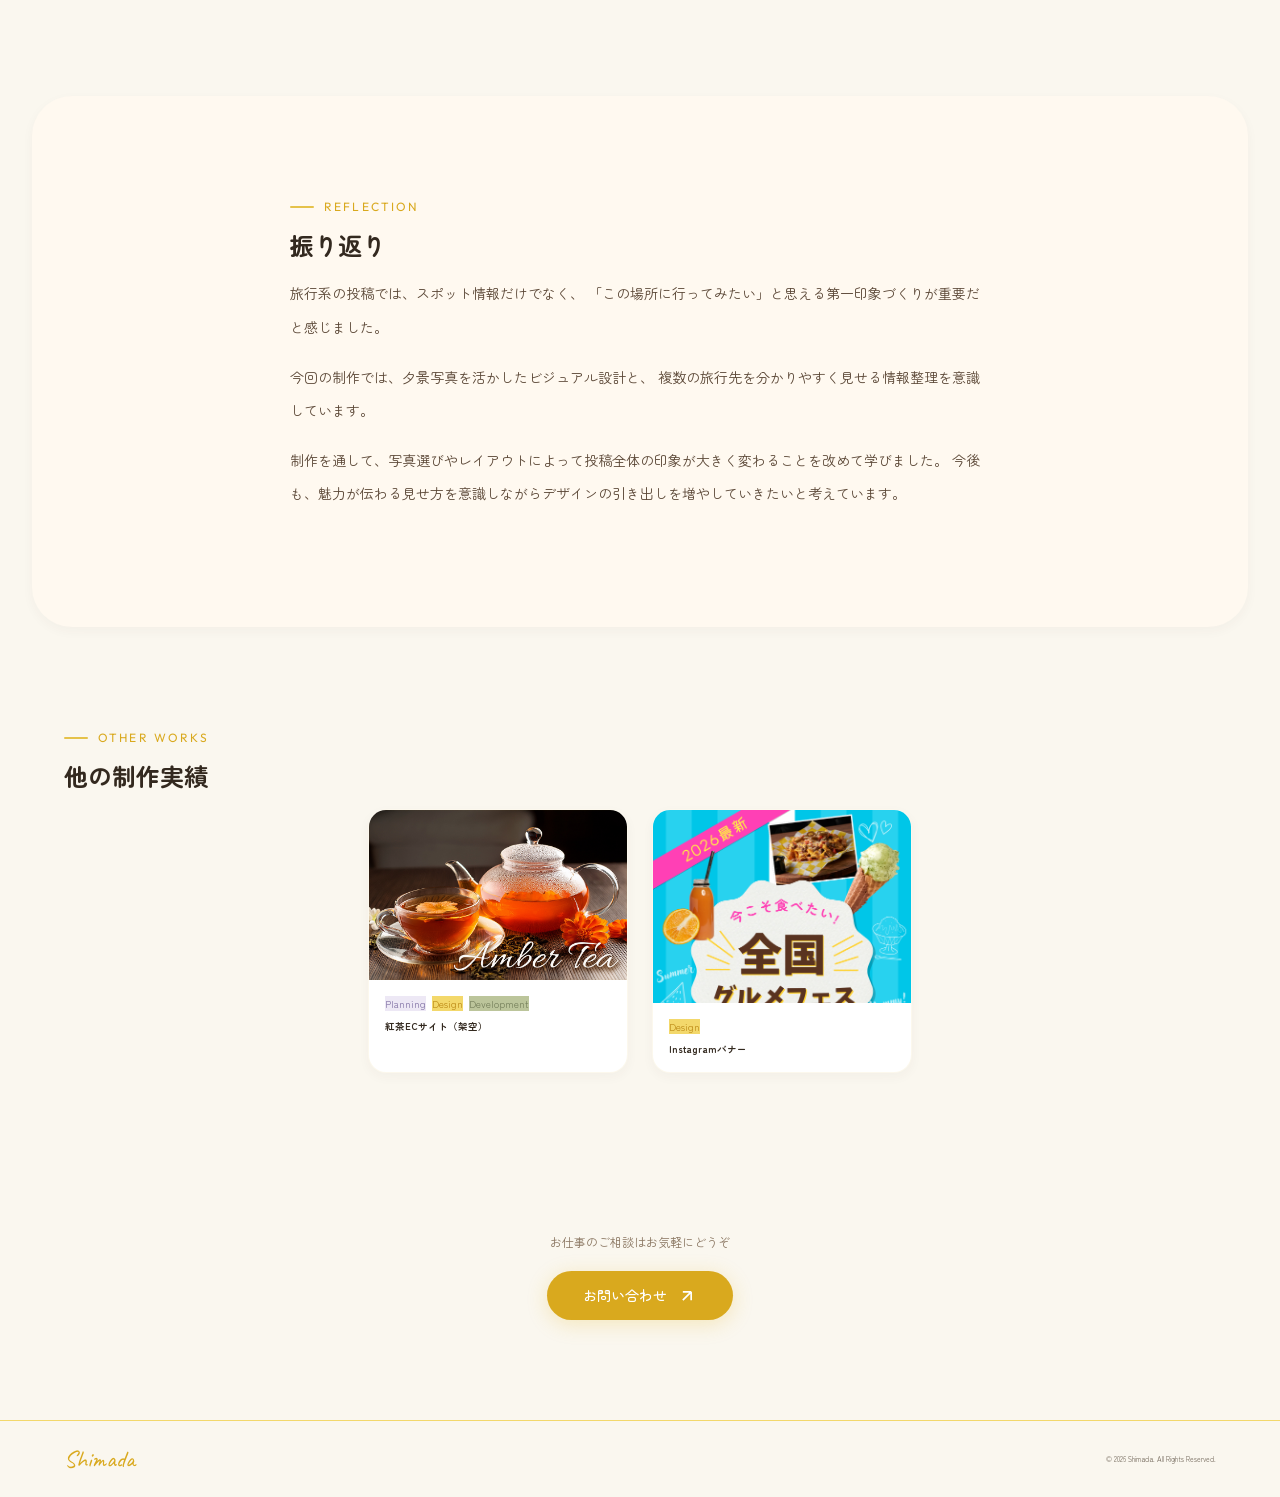
<file: work-kokunai.html>
<!DOCTYPE html>
<html lang="ja">
<head>
  <meta charset="UTF-8">
  <meta name="viewport" content="width=device-width, initial-scale=1.0">
  <meta name="description" content="島田 夏織のプロフィール｜Web Designer & Frontend Developer">
  <title>Work — Shimada Portfolio</title>
  <!-- Favicon -->
  <link rel="icon" href="assets/images/favicon.svg" type="image/svg+xml">

  <!-- OGP -->
  <meta property="og:title" content="Instagramバナー — Shimada Portfolio">
  <meta property="og:description" content="Instagramバナー">
  <meta property="og:image" content="https://shimada-source.github.io/portfolio/assets/images/ogp-image.png">
  <meta property="og:url" content="https://shimada-source.github.io/portfolio/work-kokunai.html">
  <meta property="og:type" content="article">
  <meta property="og:site_name" content="Shimada Portfolio">
  <meta name="twitter:card" content="summary_large_image">
  <!-- web font -->
  <link rel="preconnect" href="https://fonts.googleapis.com">
  <link rel="preconnect" href="https://fonts.gstatic.com" crossorigin>
  <link href="https://fonts.googleapis.com/css2?family=Caveat:wght@400;500&family=Outfit:wght@300;400;500;600&family=Zen+Maru+Gothic:wght@300;400;500;700&display=swap" rel="stylesheet">

  <!-- css -->
  <link rel="stylesheet" href="assets/css/common.css">
  <link rel="stylesheet" href="assets/css/work.css">
  <!-- Font Awesome -->
  <link rel="stylesheet" href="https://cdnjs.cloudflare.com/ajax/libs/font-awesome/6.7.2/css/all.min.css">
</head>
<body>
 
  <!-- NAV -->
  <nav>
    <a href="index.html" class="nav-logo">Shimada</a>
    <button class="hamburger" aria-label="メニューを開く">
    <span></span>
    <span></span>
    <span></span>
  </button>
    <ul>
      <li><a href="index.html#works">Works</a></li>
      <li><a href="about.html">About</a></li>
      <li><a href="contact.html">Contact</a></li>
    </ul>
  </nav>
 
  <!-- WORK HERO -->
<section class="work-hero">
    <div class="blob blob-1"></div>
    <div class="blob blob-2"></div>
    <div class="work-hero-inner">
      <div class="work-type work-type-center">
        <span class="type-design">Design</span>
      </div>
      <h1 class="work-hero-title">Instagramバナー制作</h1>
      <p class="work-hero-title-en">Instagram Banner — Test Project</p>
      <p class="work-hero-desc">
        商品・サービスの魅力を1枚に凝縮した<br>
        Instagramフィード投稿用バナーです。
      </p>
    </div>
  </section>
 
  <!-- ========== KEY VISUAL ========== -->
  <div class="work-keyvisual">
    <div class="insta-keyvisual-frame reveal">
      <div class="insta-keyvisual-placeholder">
        <img class="tsunoshima-img" src="assets/images/kokunai-spot.png" alt="Instagramバナー制作のメインビジュアル">
      </div>
    </div>
  </div>
 
  <!-- ========== OVERVIEW ========== -->
  <section>
    <div class="overview-grid">
      <div class="overview-card reveal">
        <i class="fa-solid fa-bullseye overview-icon"></i>
        <h2>課題</h2>
        <p>
          旅行先紹介のInstagram投稿として、複数のスポット情報をまとめながらも、
          「行ってみたい」と感じてもらえる魅力的な見せ方が求められました。
        </p>
      </div>
      <div class="overview-card reveal">
        <i class="fa-solid fa-lightbulb overview-icon"></i>
        <h2>解決策</h2>
        <p>
          夕景写真をメインビジュアルに使用し、旅行への期待感が伝わる構成に設計しました。
          スポット写真をポラロイド風に配置し、複数の旅行先を直感的にイメージできるデザインにしました。
        </p>
      </div>
      <div class="overview-card reveal">
        <i class="fa-solid fa-seedling overview-icon"></i>
        <h2>成果・学び</h2>
        <p>
          情報を整理しながら、旅先の魅力や世界観を伝えるビジュアル設計を学びました。
          写真の選定や配置によって、投稿全体の印象が大きく変わることを実感した制作でした。
        </p>
      </div>
    </div>
  </section>
 
  <!-- ========== PROJECT INFO ========== -->
  <section class="work-info-section">
    <div class="work-info-grid">
      <div class="work-info-left reveal">
        <div class="section-label">Project Info</div>
        <h2 class="section-heading">プロジェクト概要</h2>
      </div>
      <div class="work-info-right reveal">
        <div class="info-row">
          <span class="info-label">プロジェクト種別</span>
          <span class="info-value">テスト案件</span>
        </div>
        <div class="info-row">
          <span class="info-label">担当範囲</span>
          <span class="info-value">デザイン</span>
        </div>
        <div class="info-row">
          <span class="info-label">制作期間</span>
          <!-- ★実際の期間に差し替え -->
          <span class="info-value">約2日</span>
        </div>
        <div class="info-row">
          <span class="info-label">制作サイズ</span>
          <span class="info-value">1080×1080px（Instagramフィード）</span>
        </div>
        <div class="info-row">
          <span class="info-label">使用ツール</span>
          <div class="info-tags">
            <span class="tag-pill">Canva</span>
          </div>
        </div>
      </div>
    </div>
  </section>
 

 
  <!-- ========== GALLERY ========== -->
  <section class="work-gallery-section gallery-instagram">
    <div class="section-label reveal">Gallery</div>
    <h2 class="section-heading reveal">デザインギャラリー</h2>
    <div class="gallery-grid">
  <div class="gallery-item gallery-large reveal">
    <div class="gallery-img-wrap">
      <img src="assets/images/kokunai-spot.png" alt="Instagramバナー">
    </div>
    <div class="gallery-caption">Main Banner</div>
  </div>
</div>
  </section>

    <!-- ========== POINTS ========== -->
  <section class="work-points-section">
    <div class="section-label reveal">Points</div>
    <h2 class="section-heading reveal">こだわったポイント</h2>
    <div class="points-grid">
      <div class="point-card reveal">
        <div class="point-num">01</div>
        <h3>行きたくなる空気感づくり</h3>
        <p>
          夕景写真をメインに使用し、旅先で過ごす時間を想像できるビジュアルを意識しました。
          情報を詰め込みすぎず、「ここに行ってみたい」と感じてもらえる空気感を大切にしています。
        </p>
      </div>
      <div class="point-card reveal">
        <div class="point-num">02</div>
        <h3>複数スポットを直感的に表現</h3>
        <p>
          白川郷やひがし茶屋街の写真をポラロイド風に配置し、1枚の中で複数の旅行先を自然に紹介できる構成にしました。
          一覧性とワクワク感の両立を意識しています。
        </p>
      </div>
      <div class="point-card reveal">
        <div class="point-num">03</div>
        <h3>旅行雑誌のような世界観</h3>
        <p>
          落ち着いたブラウン系の文字と紙素材風の装飾を取り入れ、行雑誌を眺めるような雰囲気に仕上げました。
          観光情報だけでなく、旅への期待感が伝わるデザインを目指しています。
          この案件は「開放感」「旅行雑誌感」「行きたくなる空気感」が強みなので、その3つを軸にするとポートフォリオでも説明しやすいと思います。
        </p>
      </div>
    </div>
  </section>
 
  <!-- ========== REFLECTION ========== -->
  <section class="work-reflection">
    <div class="reflection-inner">
      <div class="section-label reveal">Reflection</div>
      <h2 class="section-heading reveal">振り返り</h2>
      <p class="reflection-text reveal">
        旅行系の投稿では、スポット情報だけでなく、
        「この場所に行ってみたい」と思える第一印象づくりが重要だと感じました。
      </p>
      <p class="reflection-text reveal">
        今回の制作では、夕景写真を活かしたビジュアル設計と、
        複数の旅行先を分かりやすく見せる情報整理を意識しています。
      </p>
      <p class="reflection-text reveal">
        制作を通して、写真選びやレイアウトによって投稿全体の印象が大きく変わることを改めて学びました。
        今後も、魅力が伝わる見せ方を意識しながらデザインの引き出しを増やしていきたいと考えています。
      </p>
    </div>
  </section>
 
  <!-- ========== OTHER WORKS ========== -->
  <section class="work-next">
  <div class="section-label reveal">Other Works</div>
  <h2 class="section-heading reveal">他の制作実績</h2>

  <div class="next-grid">
    <a href="work-tea.html" class="next-card reveal">
      <div class="next-thumb">
        <img src="assets/images/AmberTea.png" alt="紅茶ECサイト Amber Tea">
      </div>
      <div class="next-info">
        <div class="next-tags">
          <span class="type-plan">Planning</span>
          <span class="type-design">Design</span>
          <span class="type-dev">Development</span>
        </div>
        <div class="next-title">紅茶ECサイト（架空）</div>
      </div>
    </a>

    <a href="work-gourmet.html" class="next-card reveal">
      <div class="next-thumb next-thumb-instagram">
        <img src="assets/images/gourmet-fes.png" alt="Instagramバナー">
      </div>
      <div class="next-info">
        <div class="next-tags">
          <span class="type-design">Design</span>
        </div>
        <div class="next-title">Instagramバナー</div>
      </div>
    </a>
  </div>
</section>
 
<!-- CTA -->
<div id="contact" class="work-cta">
  <div class="work-cta-inner reveal">
    <p>お仕事のご相談はお気軽にどうぞ</p>
    <a href="contact.html" class="hero-cta" style="opacity:1;animation:none;">
      お問い合わせ
      <img src="assets/images/arrow-top-right-white.svg" alt="">
    </a>
  </div>
</div>
 
  <!-- FOOTER -->
  <footer>
    <div class="f-logo">Shimada</div>
    <div>&copy; 2026 Shimada. All Rights Reserved.</div>
  </footer>
 
  <a class="badge" href="#">Top</a>
  <script src="assets/js/main.js"></script>
</body>
</html>
</file>
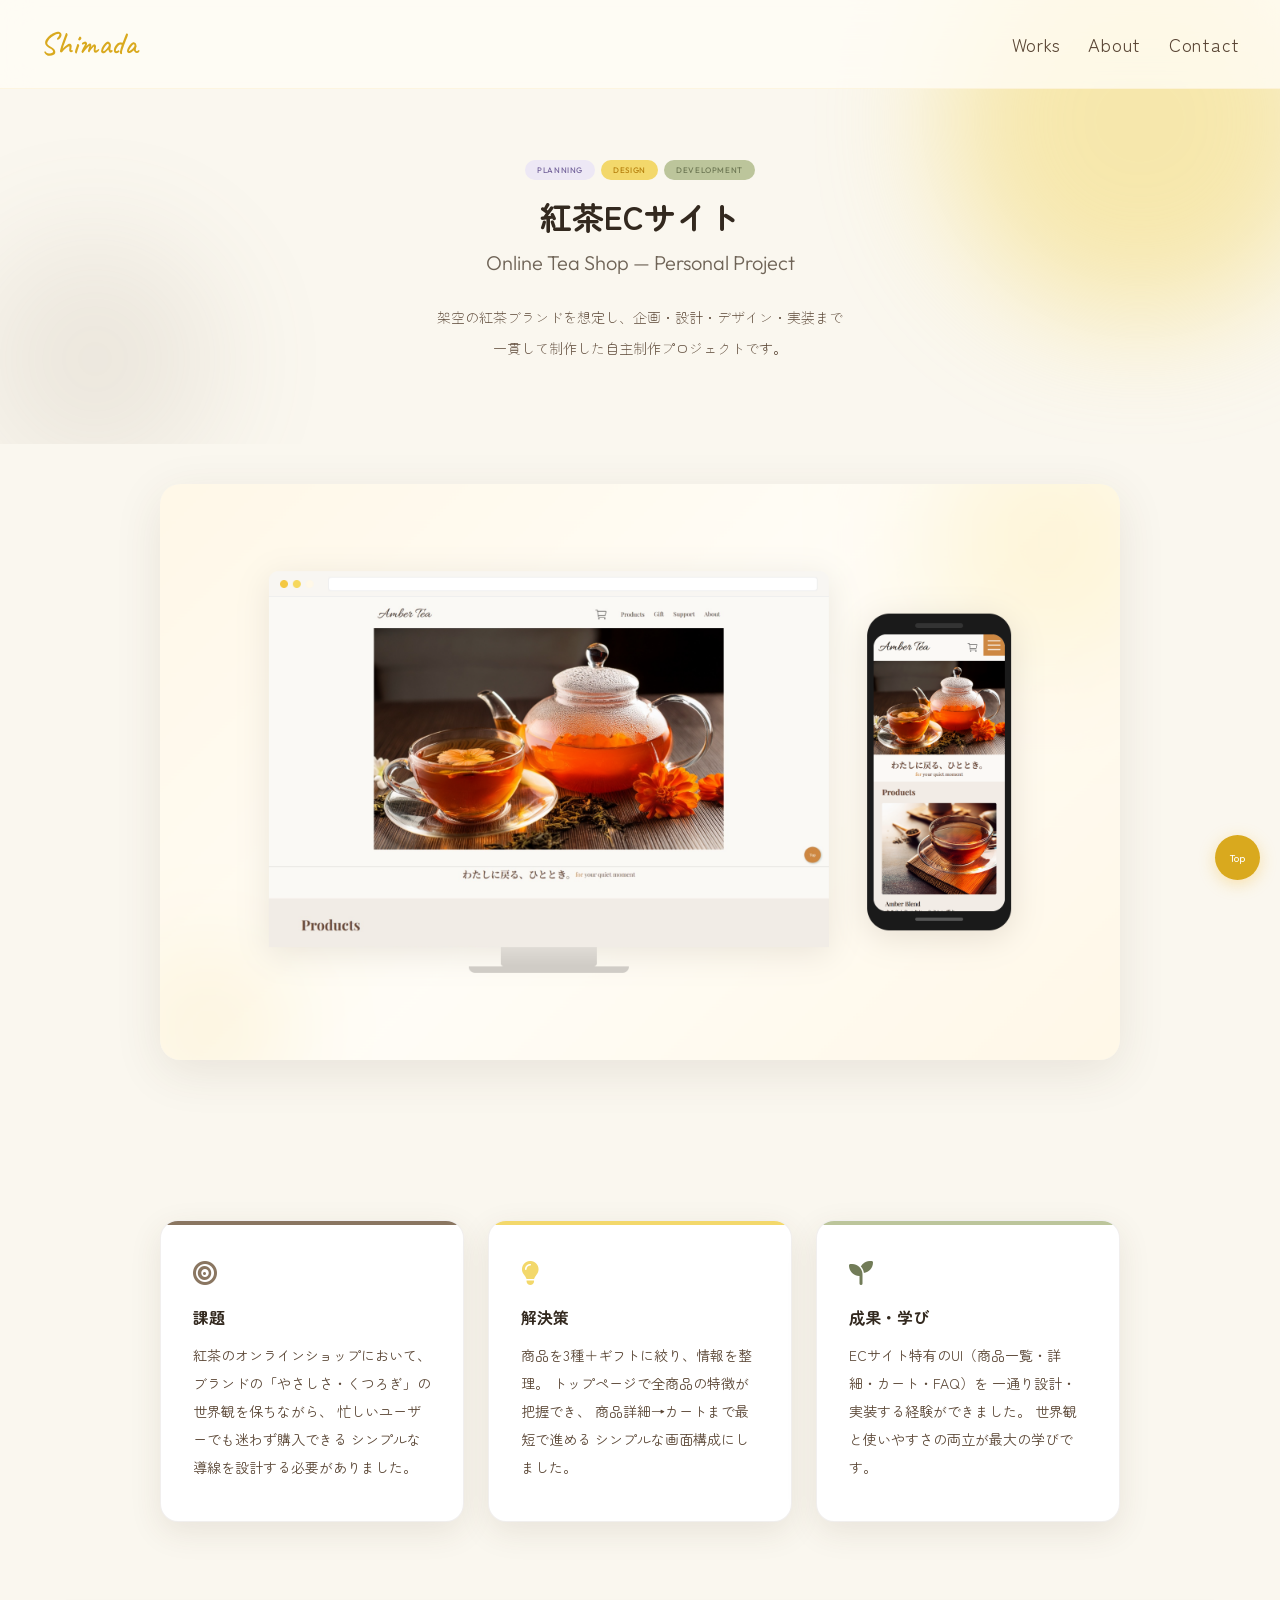
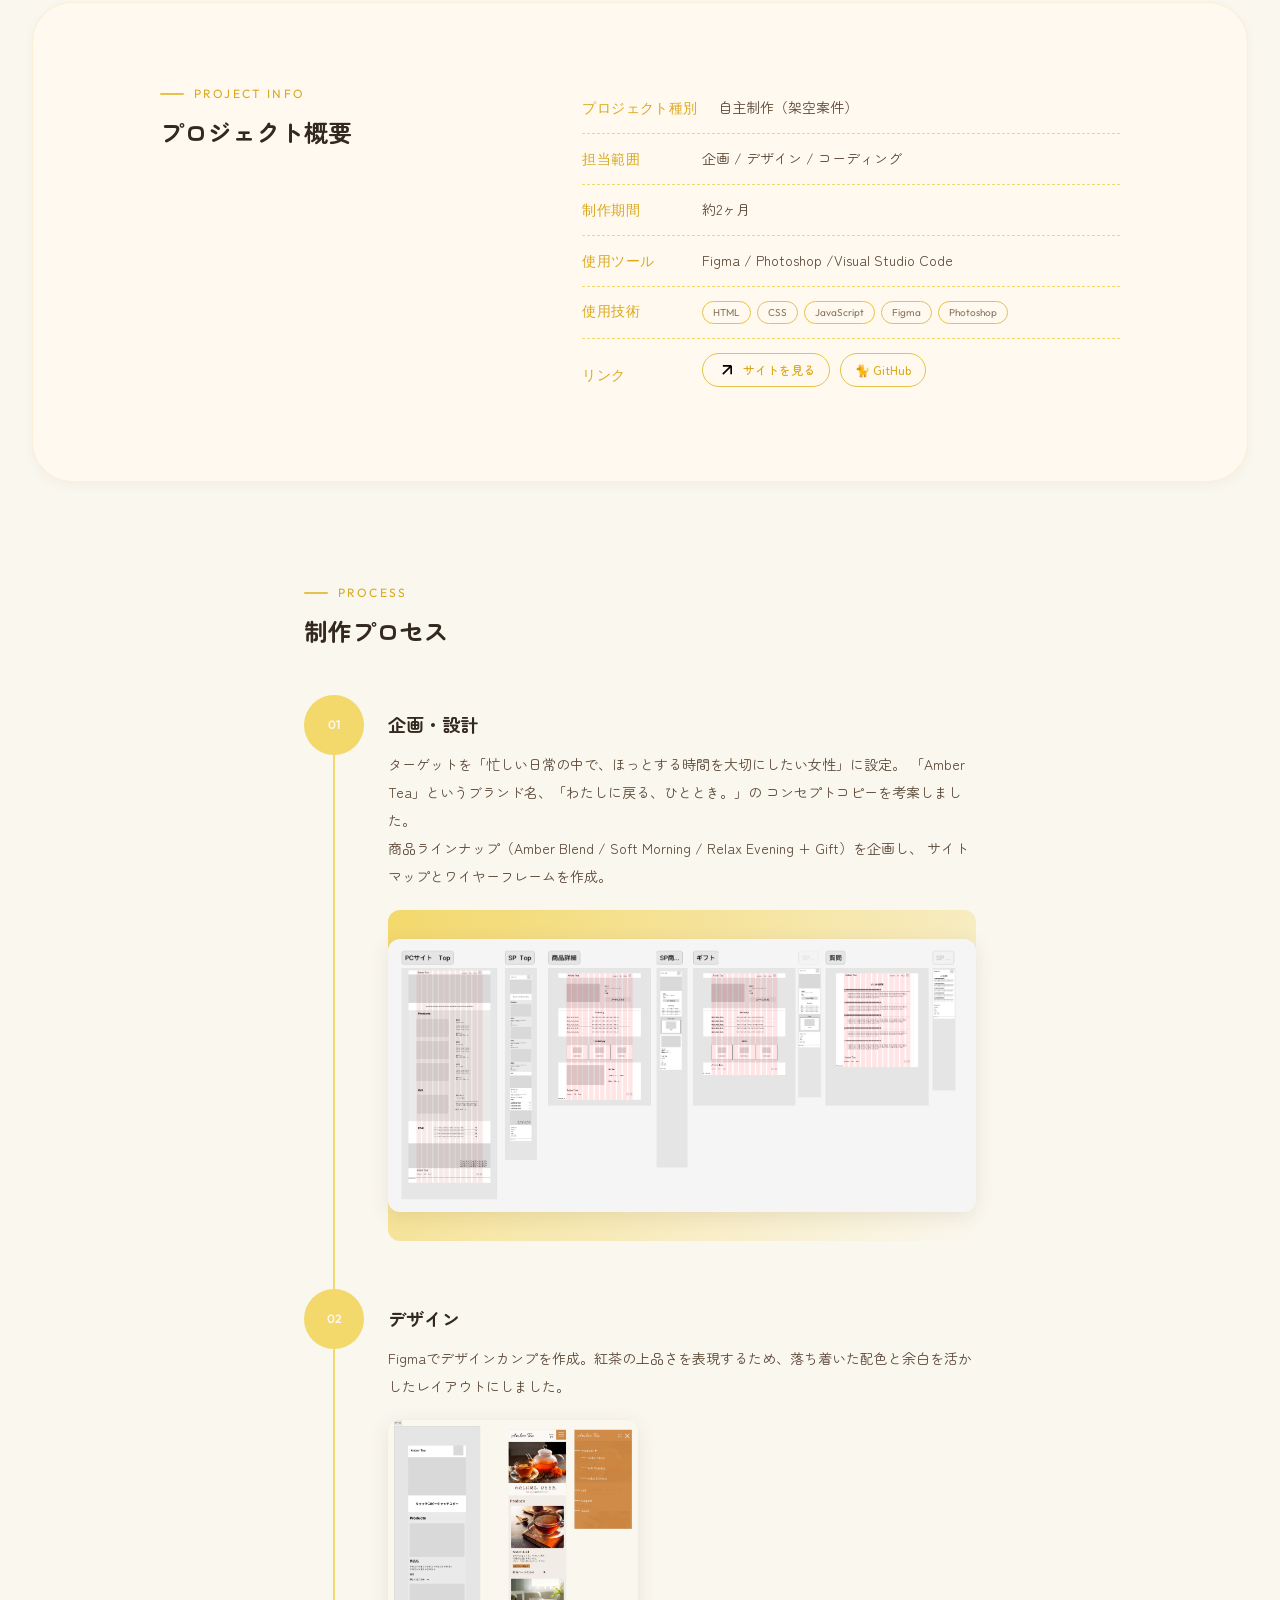
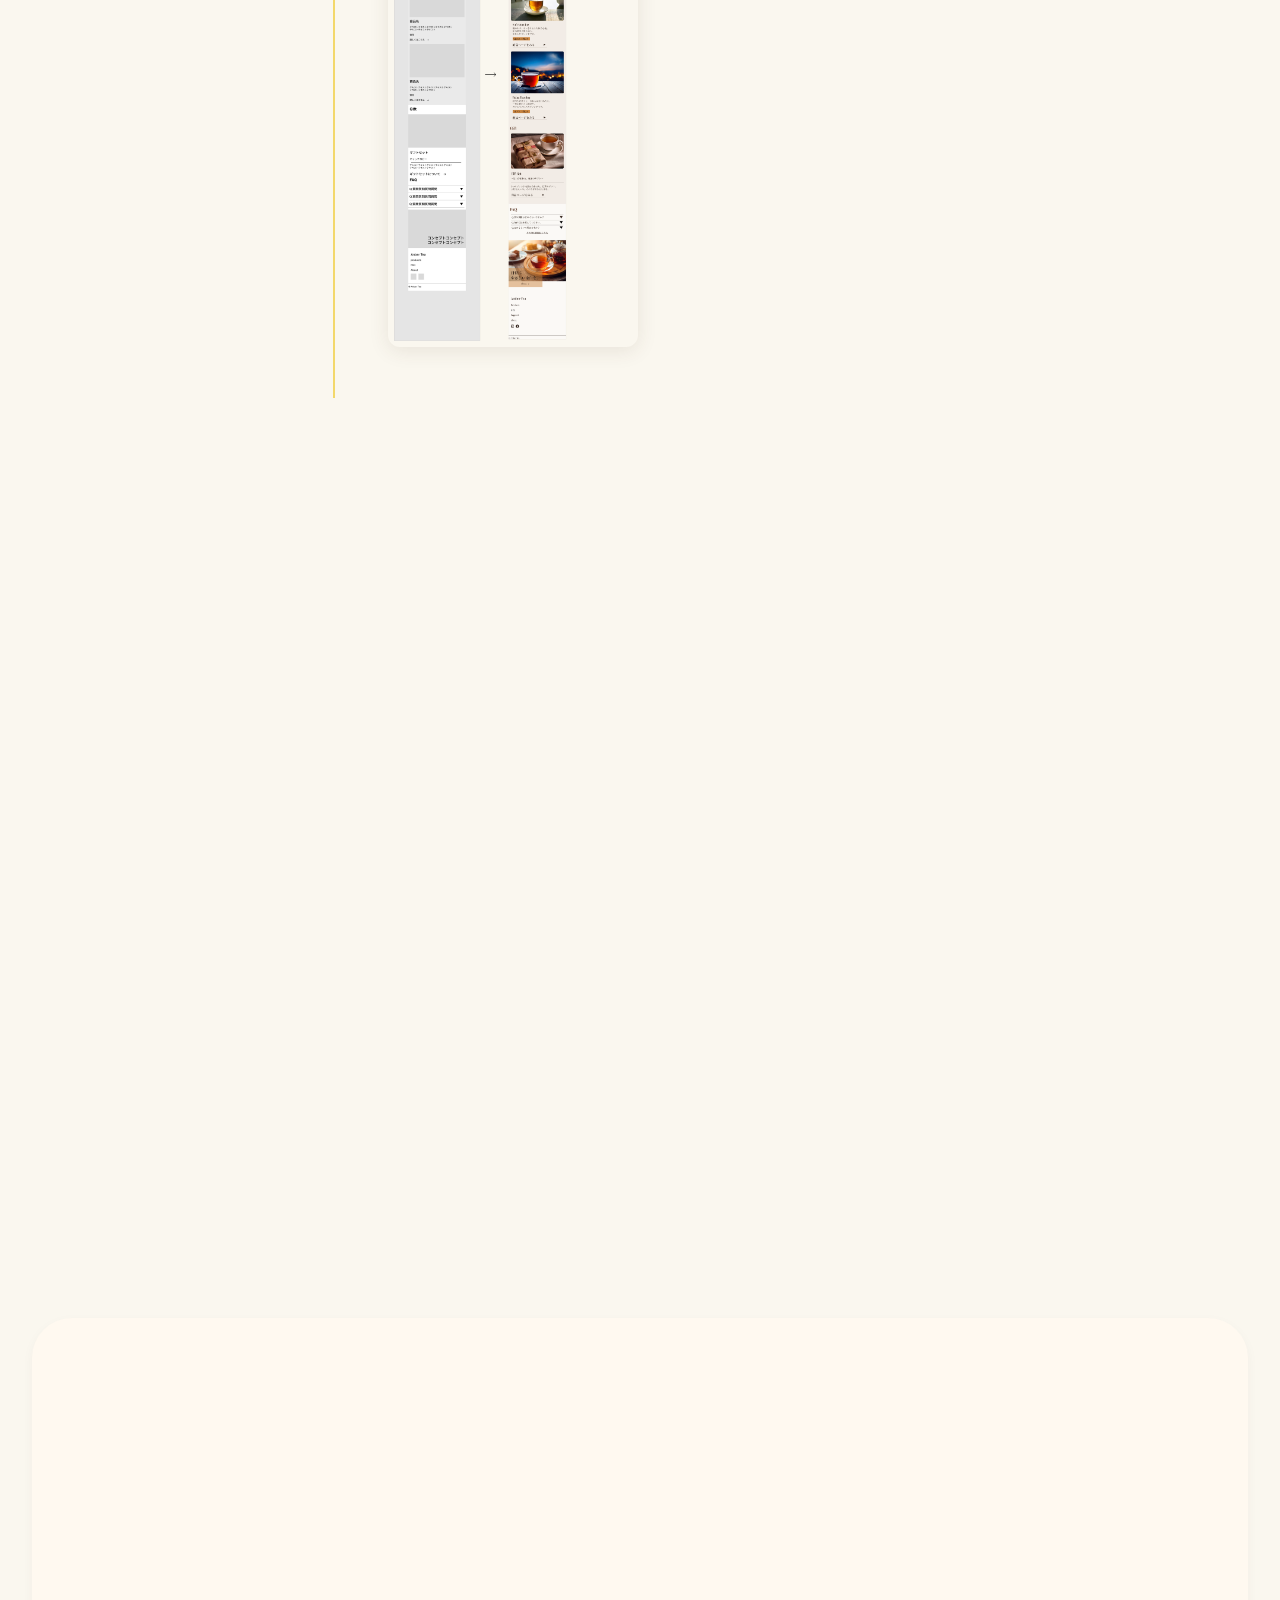
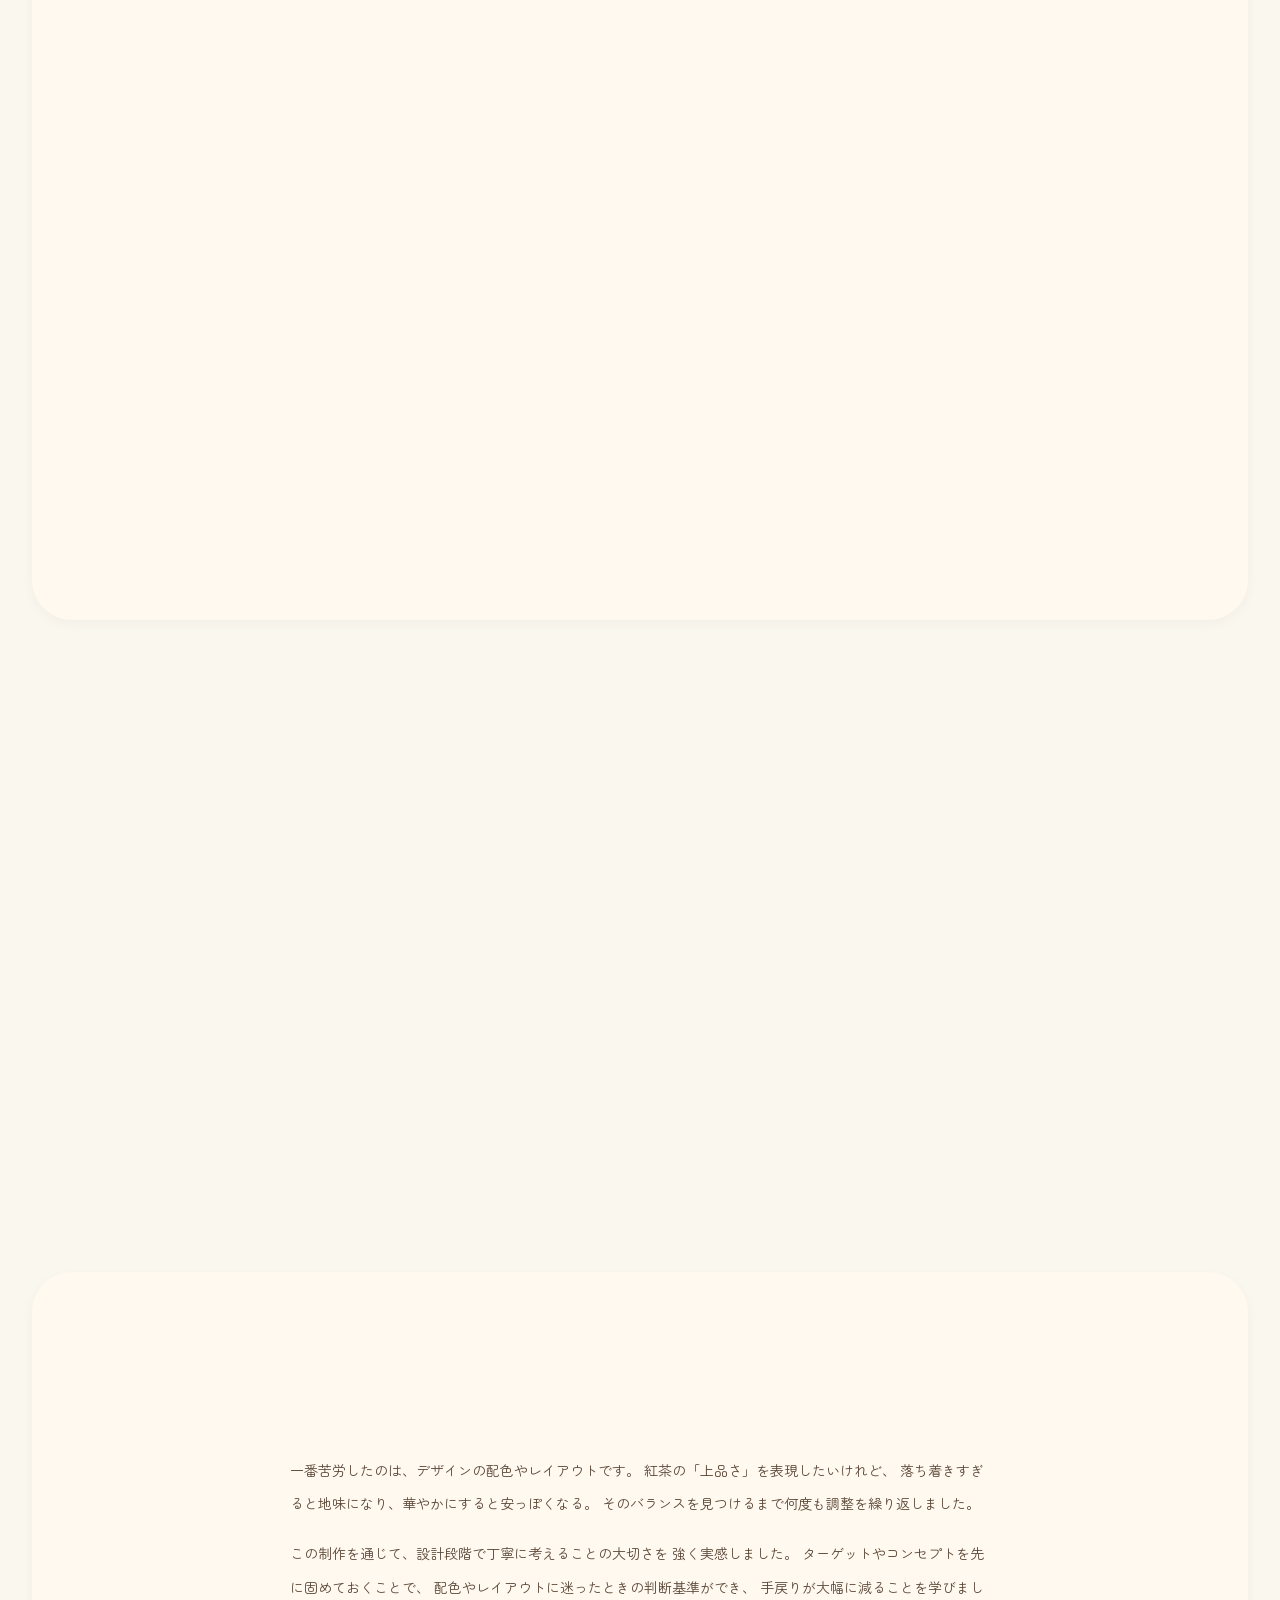
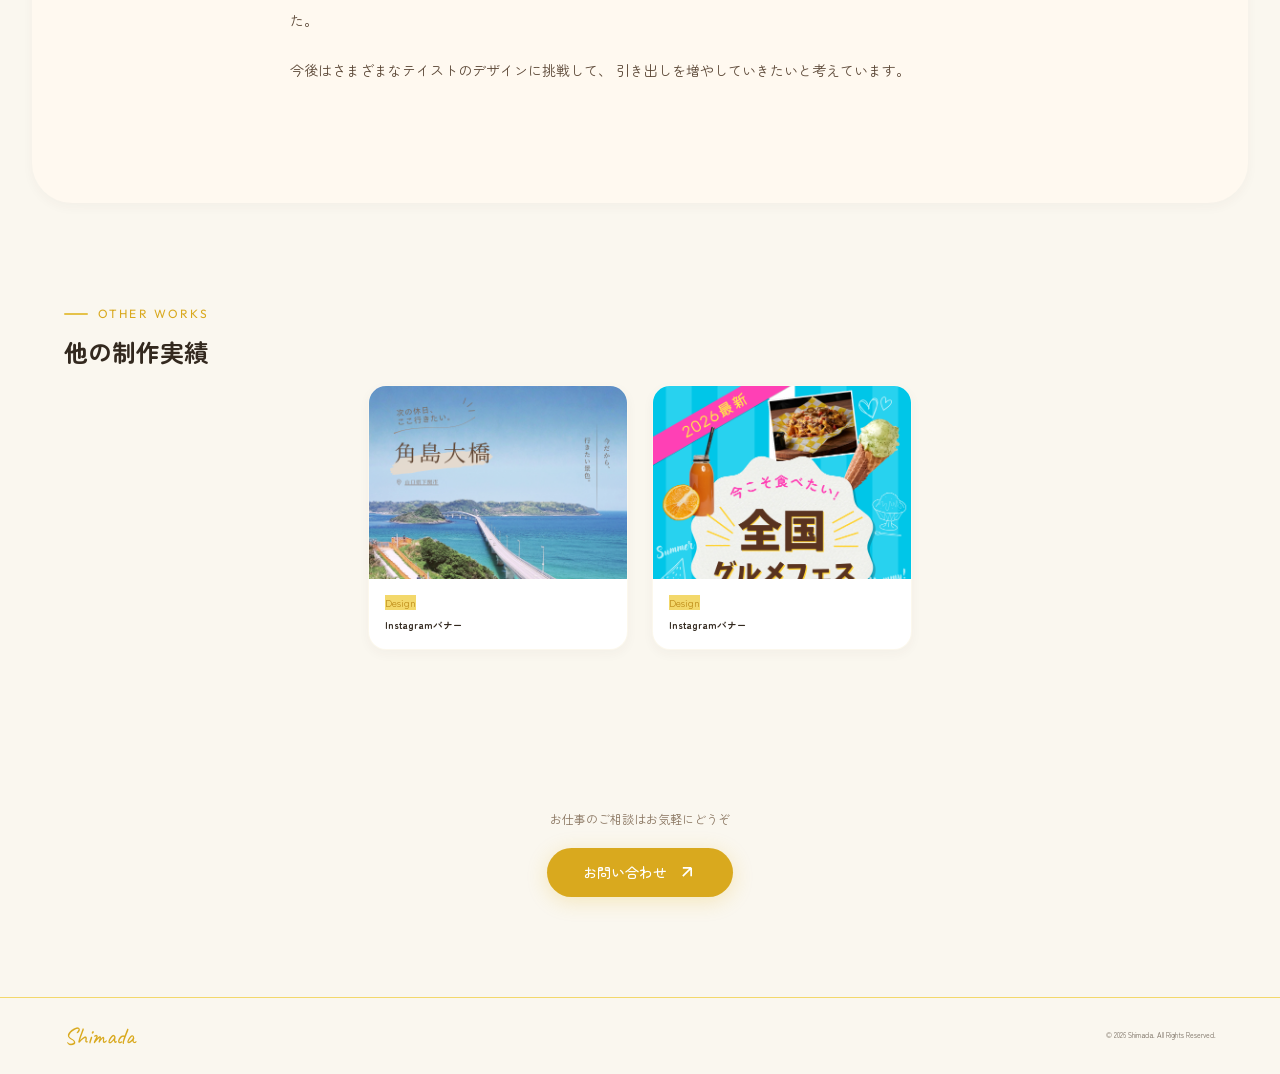
<file: work-tea.html>
<!DOCTYPE html>
<html lang="ja">
<head>
  <meta charset="UTF-8">
  <meta name="viewport" content="width=device-width, initial-scale=1.0">
  <meta name="description" content="島田 夏織のプロフィール｜Web Designer & Frontend Developer">
  <title>Work — Shimada Portfolio</title>
  <!-- Favicon -->
  <link rel="icon" href="assets/images/favicon.svg" type="image/svg+xml">

  <!-- OGP -->
  <meta property="og:title" content="紅茶ECサイト — Shimada Portfolio">
  <meta property="og:description" content="架空の紅茶ブランド「Amber Tea」のECサイト。企画・設計・デザイン・実装まで一貫して制作。">
  <meta property="og:image" content="https://shimada-source.github.io/portfolio/assets/images/ogp-image.png">
  <meta property="og:url" content="https://shimada-source.github.io/portfolio/work-tea.html">
  <meta property="og:type" content="article">
  <meta property="og:site_name" content="Shimada Portfolio">
  <meta name="twitter:card" content="summary_large_image">
  <!-- web font -->
  <link rel="preconnect" href="https://fonts.googleapis.com">
  <link rel="preconnect" href="https://fonts.gstatic.com" crossorigin>
  <link href="https://fonts.googleapis.com/css2?family=Caveat:wght@400;500&family=Outfit:wght@300;400;500;600&family=Zen+Maru+Gothic:wght@300;400;500;700&display=swap" rel="stylesheet">

  <!-- css -->
  <link rel="stylesheet" href="assets/css/common.css">
  <link rel="stylesheet" href="assets/css/work.css">

  <!-- Font Awesome -->
  <link rel="stylesheet" href="https://cdnjs.cloudflare.com/ajax/libs/font-awesome/6.7.2/css/all.min.css">
</head>
<body>
 
  <!-- NAV -->
  <nav>
    <a href="index.html" class="nav-logo">Shimada</a>
    <button class="hamburger" aria-label="メニューを開く">
    <span></span>
    <span></span>
    <span></span>
  </button>
    <ul>
      <li><a href="index.html#works">Works</a></li>
      <li><a href="about.html">About</a></li>
      <li><a href="contact.html">Contact</a></li>
    </ul>
  </nav>
 
  <!-- WORK HERO -->
<section class="work-hero">
  <div class="blob blob-1"></div>
  <div class="blob blob-2"></div>
  <div class="work-hero-inner">
    <div class="work-type work-type-center">
      <span class="type-plan">Planning</span>
      <span class="type-design">Design</span>
      <span class="type-dev">Development</span>
    </div>
    <h1 class="work-hero-title">紅茶ECサイト</h1>
    <p class="work-hero-title-en">Online Tea Shop — Personal Project</p>
    <p class="work-hero-desc">
      架空の紅茶ブランドを想定し、企画・設計・デザイン・実装まで<br>
      一貫して制作した自主制作プロジェクトです。
    </p>
  </div>
</section>
 
<!-- KEY VISUAL -->
<div class="work-keyvisual">
  <div class="work-keyvisual-frame reveal">
    <div class="work-keyvisual-placeholder">
      <a class="work-img" href="https://shimada-source.github.io/amber-tea/" target="_blank" rel="noopener">
        <img src="assets/images/main_mock.png" alt="紅茶ECサイト Amber Tea メインビジュアル">
      </a>
    </div>
  </div>
</div>
 
<!-- OVERVIEW -->
<section class="work-overview">
  <div class="overview-grid">
    <div class="overview-card reveal">
      <i class="fa-solid fa-bullseye overview-icon"></i>
      <h2>課題</h2>
      <p>
        紅茶のオンラインショップにおいて、
        ブランドの「やさしさ・くつろぎ」の世界観を保ちながら、
        忙しいユーザーでも迷わず購入できる
        シンプルな導線を設計する必要がありました。
      </p>
    </div>
    <div class="overview-card reveal">
      <i class="fa-solid fa-lightbulb overview-icon"></i>
      <h2>解決策</h2>
      <p>
        商品を3種＋ギフトに絞り、情報を整理。
        トップページで全商品の特徴が把握でき、
        商品詳細→カートまで最短で進める
        シンプルな画面構成にしました。
      </p>
    </div>
    <div class="overview-card reveal">
      <i class="fa-solid fa-seedling overview-icon"></i>
      <h2>成果・学び</h2>
      <p>
        ECサイト特有のUI（商品一覧・詳細・カート・FAQ）を
        一通り設計・実装する経験ができました。
        世界観と使いやすさの両立が最大の学びです。
      </p>
    </div>
  </div>
</section>
 
<!-- PROJECT INFO -->
<section class="work-info-section">
  <div class="work-info-grid">
    <div class="work-info-left reveal">
      <div class="section-label">Project Info</div>
      <h2 class="section-heading">プロジェクト概要</h2>
    </div>
    <div class="work-info-right reveal">
      <div class="info-row">
        <span class="info-label">プロジェクト種別</span>
        <span class="info-value">自主制作（架空案件）</span>
      </div>
      <div class="info-row">
        <span class="info-label">担当範囲</span>
        <span class="info-value">企画 / デザイン / コーディング</span>
      </div>
      <div class="info-row">
        <span class="info-label">制作期間</span>
        <span class="info-value">約2ヶ月</span>
      </div>
      <div class="info-row">
        <span class="info-label">使用ツール</span>
        <span class="info-value">Figma / Photoshop /Visual Studio Code</span>
      </div>
      <div class="info-row">
        <span class="info-label">使用技術</span>
        <div class="info-tags">
          <span class="tag-pill">HTML</span>
          <span class="tag-pill">CSS</span>
          <span class="tag-pill">JavaScript</span>
          <span class="tag-pill">Figma</span>
          <span class="tag-pill">Photoshop</span>
        </div>
      </div>
      <div class="info-row">
        <span class="info-label">リンク</span>
        <div class="info-links">
          <a href="https://shimada-source.github.io/amber-tea/" target="_blank" rel="noopener" class="info-link-btn">
            <img src="assets/images/arrow-top-right.svg" alt="">
            サイトを見る  
          </a>
          <a href="https://github.com/shimada-source/amber-tea" target="_blank" rel="noopener" class="info-link-btn">🐈 GitHub</a>
        </div>
      </div>
    </div>
  </div>
</section>
 
<!-- PROCESS -->
<section class="work-process-section">
  <div class="section-label reveal">Process</div>
  <h2 class="section-heading reveal">制作プロセス</h2>
  <div class="process-timeline">
    <div class="process-item reveal">
      <div class="process-num">01</div>
      <div class="process-content">
        <h3>企画・設計</h3>
        <p>
          ターゲットを「忙しい日常の中で、ほっとする時間を大切にしたい女性」に設定。
          「Amber Tea」というブランド名、「わたしに戻る、ひととき。」の
          コンセプトコピーを考案しました。<br>
          商品ラインナップ（Amber Blend / Soft Morning / Relax Evening + Gift）を企画し、
          サイトマップとワイヤーフレームを作成。
        </p>
        <div class="process-img-placeholder">
          <img src="assets/images/Wireframe.png" alt="Amber Tea ワイヤーフレーム全体俯瞰">
        </div>
      </div>
    </div>
    <div class="process-item reveal">
      <div class="process-num">02</div>
      <div class="process-content">
        <h3>デザイン</h3>
        <p>Figmaでデザインカンプを作成。紅茶の上品さを表現するため、落ち着いた配色と余白を活かしたレイアウトにしました。</p>
        <div class="process-img-placeholder-design">
          <img src="assets/images/design.png" alt="スマホ版トップページ ワイヤーフレームからデザインカンプへの変遷">
        </div>
      </div>
    </div>
    <div class="process-item reveal">
      <div class="process-num">03</div>
      <div class="process-content">
        <h3>実装</h3>
        <p>HTML / CSS / JavaScriptでコーディング。レスポンシブ対応はモバイルファーストで実装しました。</p>
        <div class="process-img-placeholder-implement">
          <img src="assets/images/Blend.jpeg" alt="Amber Tea 商品詳細ページ PC版">
        </div>
      </div>
    </div>
    <div class="process-item reveal">
      <div class="process-num">04</div>
      <div class="process-content">
        <h3>検証・改善</h3>
        <p>複数ブラウザとデバイスで表示を確認。画像の最適化やCSSの整理で改善を重ねました。</p>
      </div>
    </div>
  </div>
</section>
 
<!-- GALLERY -->
<section class="work-gallery-section">
  <div class="section-label reveal">Gallery</div>
  <h2 class="section-heading reveal">デザインギャラリー</h2>
  <div class="gallery-grid">
  <!-- トップ PC -->
  <div class="gallery-item gallery-large reveal">
    <div class="gallery-img-wrap">
      <img src="assets/images/top.jpeg" alt="トップページ PC版">
    </div>
    <div class="gallery-caption">Top - PC</div>
  </div>

  <!-- ギフト PC -->
  <div class="gallery-item reveal">
    <div class="gallery-img-wrap">
      <img src="assets/images/gift.jpeg" alt="ギフトページ PC版">
    </div>
    <div class="gallery-caption">Gift - PC</div>
  </div>

  <!-- 商品詳細 スマホ -->
  <div class="gallery-item gallery-sp reveal">
    <div class="gallery-img-wrap">
      <img src="assets/images/detail.jpeg" alt="商品詳細 スマホ版">
    </div>
    <div class="gallery-caption">Product - SP</div>
  </div>

  <!-- FAQ スマホ -->
  <div class="gallery-item gallery-sp reveal">
    <div class="gallery-img-wrap">
      <img src="assets/images/FAQ.jpeg" alt="FAQ スマホ版">
    </div>
    <div class="gallery-caption">FAQ - SP</div>
  </div>

  <!-- ナビ展開 スマホ -->
  <div class="gallery-item gallery-sp reveal">
    <div class="gallery-img-wrap">
      <img src="assets/images/nav.png" alt="ナビゲーション展開 スマホ版">
    </div>
    <div class="gallery-caption">Nav Menu - SP</div>
  </div>
</div>
</section>
 
<!-- POINTS -->
<section class="work-points-section">
  <div class="section-label reveal">Points</div>
  <h2 class="section-heading reveal">こだわったポイント</h2>
  <div class="points-grid">
    <div class="point-card reveal">
      <div class="point-num">01</div>
      <h3>ターゲットから逆算した企画</h3>
      <p>
        「忙しい日常の中で、ほっとする時間を大切にしたい女性」を
        ターゲットに設定するところからスタート。
        ブランド名「Amber Tea」、コンセプト
        「わたしに戻る、ひととき。」、商品構成まで、
        すべてターゲットの暮らしから逆算して考えました。
      </p>
    </div>
    <div class="point-card reveal">
      <div class="point-num">02</div>
      <h3>シンプルで迷わない画面構成</h3>
      <p>
        情報を詰め込みすぎず、
        ユーザーが「次に何をすればいいか」が  
        すぐわかる構成を意識しました。
        商品は3種＋ギフトに絞り、
        1画面に載せる情報量をコントロールすることで、
        忙しい人でもストレスなく見られるサイトを目指しています。
      </p>
    </div>
    <div class="point-card reveal">
      <div class="point-num">03</div>
      <h3>スマホから始めるレスポンシブ</h3>
      <p>
        スマホ版のレイアウトから先に設計・実装し、
        そこからPC版に広げるモバイルファーストで制作しました。
        スマホで見やすい構成をベースにすることで、
        どのデバイスでも自然な見た目になるよう
        何度も調整を重ねています。
      </p>
    </div>
  </div>
</section>
 
<!-- REFLECTION -->
<section class="work-reflection">
  <div class="reflection-inner">
    <div class="section-label reveal">Reflection</div>
    <h2 class="section-heading reveal">振り返り</h2>
    <p class="reflection-text reveal">
      一番苦労したのは、デザインの配色やレイアウトです。
      紅茶の「上品さ」を表現したいけれど、
      落ち着きすぎると地味になり、華やかにすると安っぽくなる。
      そのバランスを見つけるまで何度も調整を繰り返しました。
    </p>
    <p class="reflection-text reveal">
      この制作を通じて、設計段階で丁寧に考えることの大切さを
      強く実感しました。
      ターゲットやコンセプトを先に固めておくことで、
      配色やレイアウトに迷ったときの判断基準ができ、
      手戻りが大幅に減ることを学びました。
    </p>
    <p class="reflection-text reveal">
      今後はさまざまなテイストのデザインに挑戦して、
      引き出しを増やしていきたいと考えています。
    </p>
  </div>
</section>
 
<!-- ========== OTHER WORKS ========== -->
  <section class="work-next">
  <div class="section-label reveal">Other Works</div>
  <h2 class="section-heading reveal">他の制作実績</h2>

  <div class="next-grid">
    <a href="work-tsunoshima.html" class="next-card reveal">
      <div class="next-thumb next-thumb-instagram">
        <img src="assets/images/tsunoshima_banner_01.png" alt="Instagramバナー">
      </div>
      <div class="next-info">
        <div class="next-tags">
          <span class="type-design">Design</span>
        </div>
        <div class="next-title">Instagramバナー</div>
      </div>
    </a>
    <a href="work-gourmet.html" class="next-card reveal">
      <div class="next-thumb next-thumb-instagram">
        <img src="assets/images/gourmet-fes.png" alt="Instagramバナー">
      </div>
      <div class="next-info">
        <div class="next-tags">
          <span class="type-design">Design</span>
        </div>
        <div class="next-title">Instagramバナー</div>
      </div>
    </a>
  </div>

    
</section>
 
<!-- CTA -->
<div id="contact" class="work-cta">
  <div class="work-cta-inner reveal">
    <p>お仕事のご相談はお気軽にどうぞ</p>
    <a href="contact.html" class="hero-cta" style="opacity:1;animation:none;">
      お問い合わせ
      <img src="assets/images/arrow-top-right-white.svg" alt="">
    </a>
  </div>
</div>
 
  <!-- FOOTER -->
  <footer>
    <div class="f-logo">Shimada</div>
    <div>&copy; 2026 Shimada. All Rights Reserved.</div>
  </footer>
 
  <a class="badge" href="#">Top</a>
  <script src="assets/js/main.js"></script>
</body>
</html>
</file>
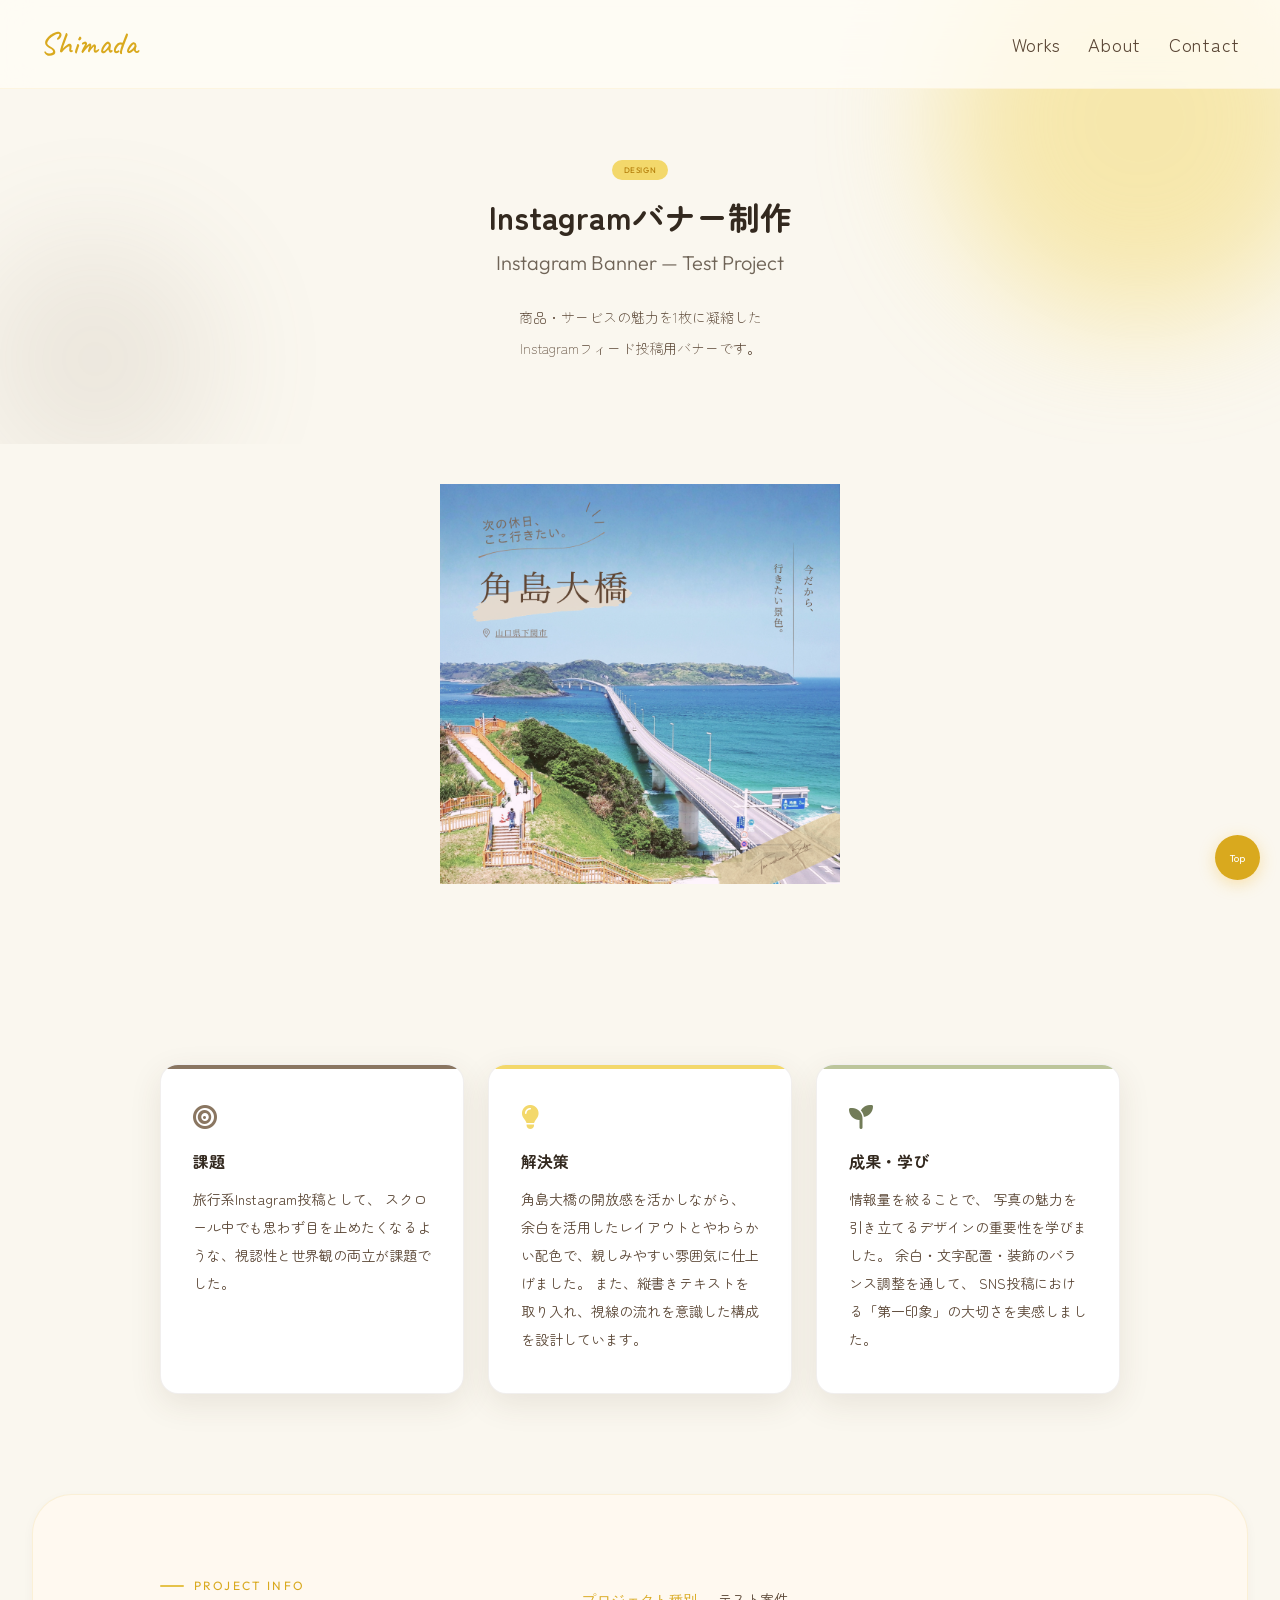
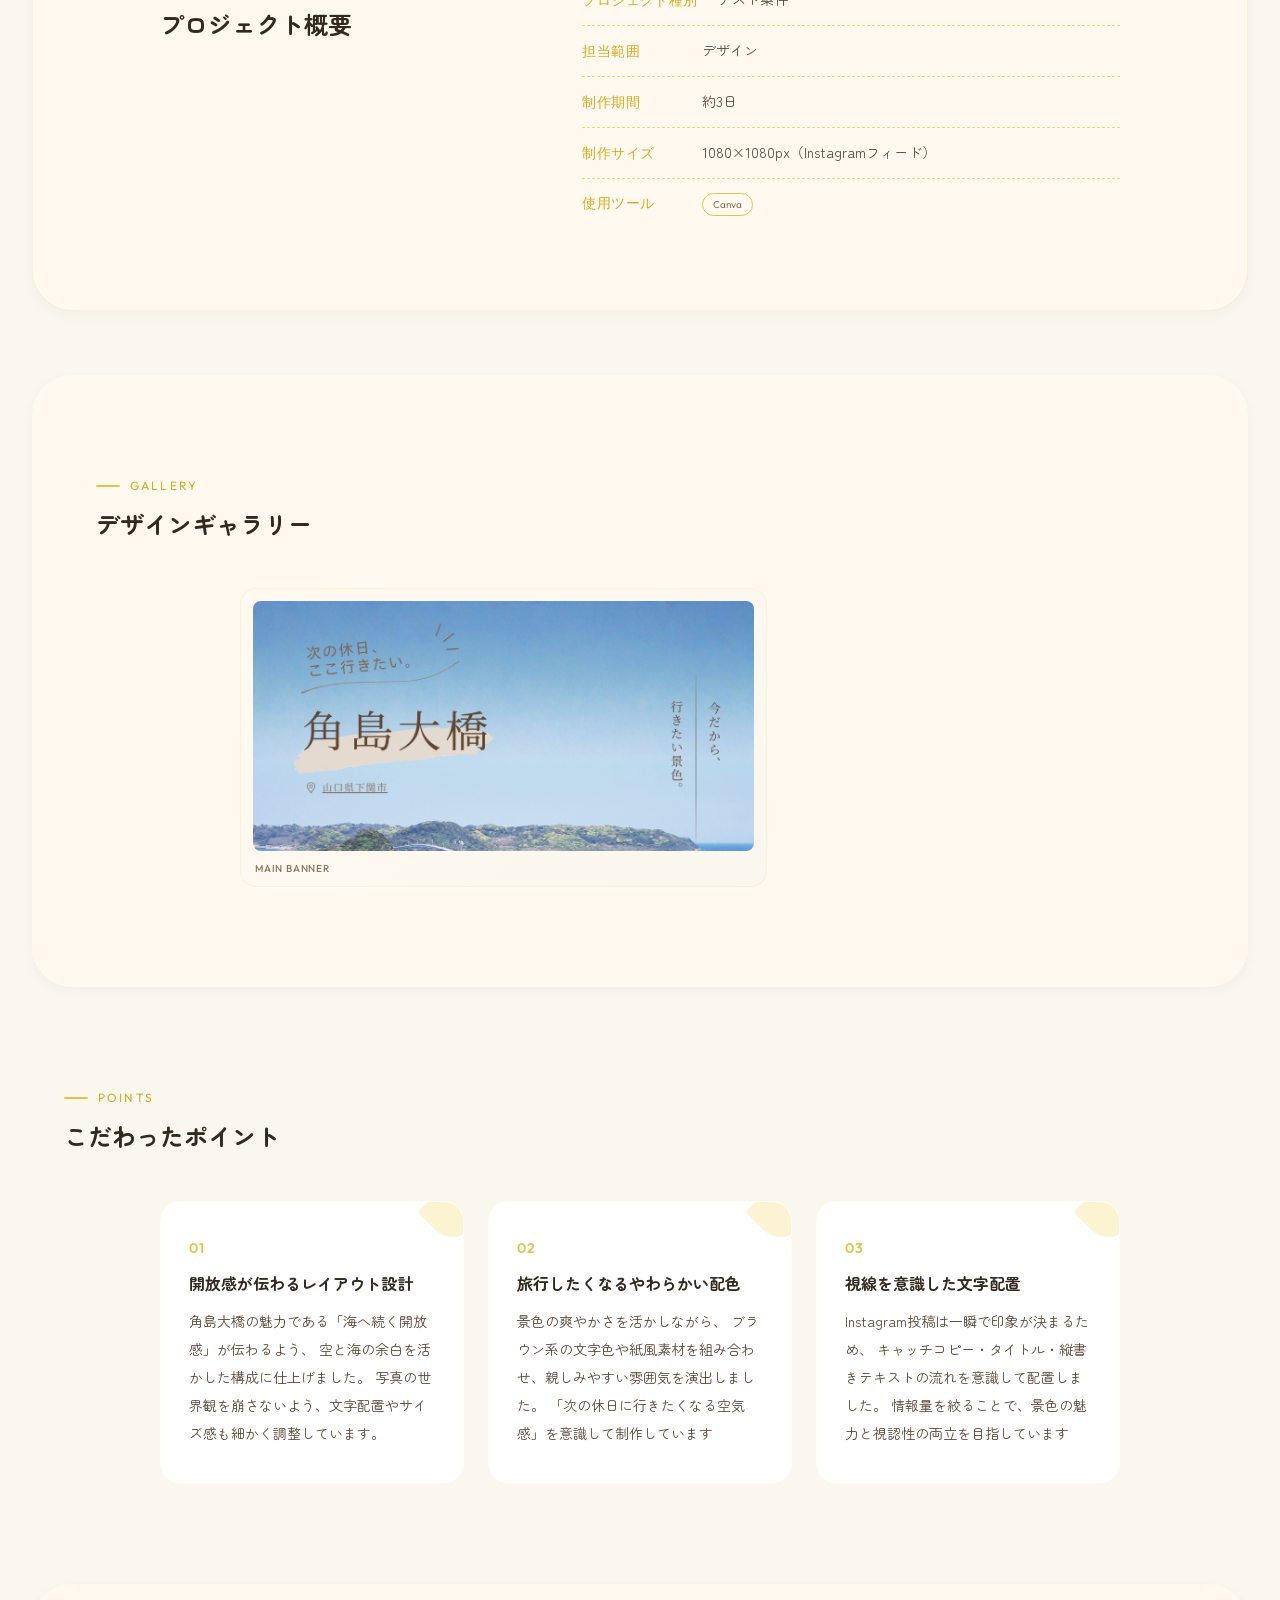
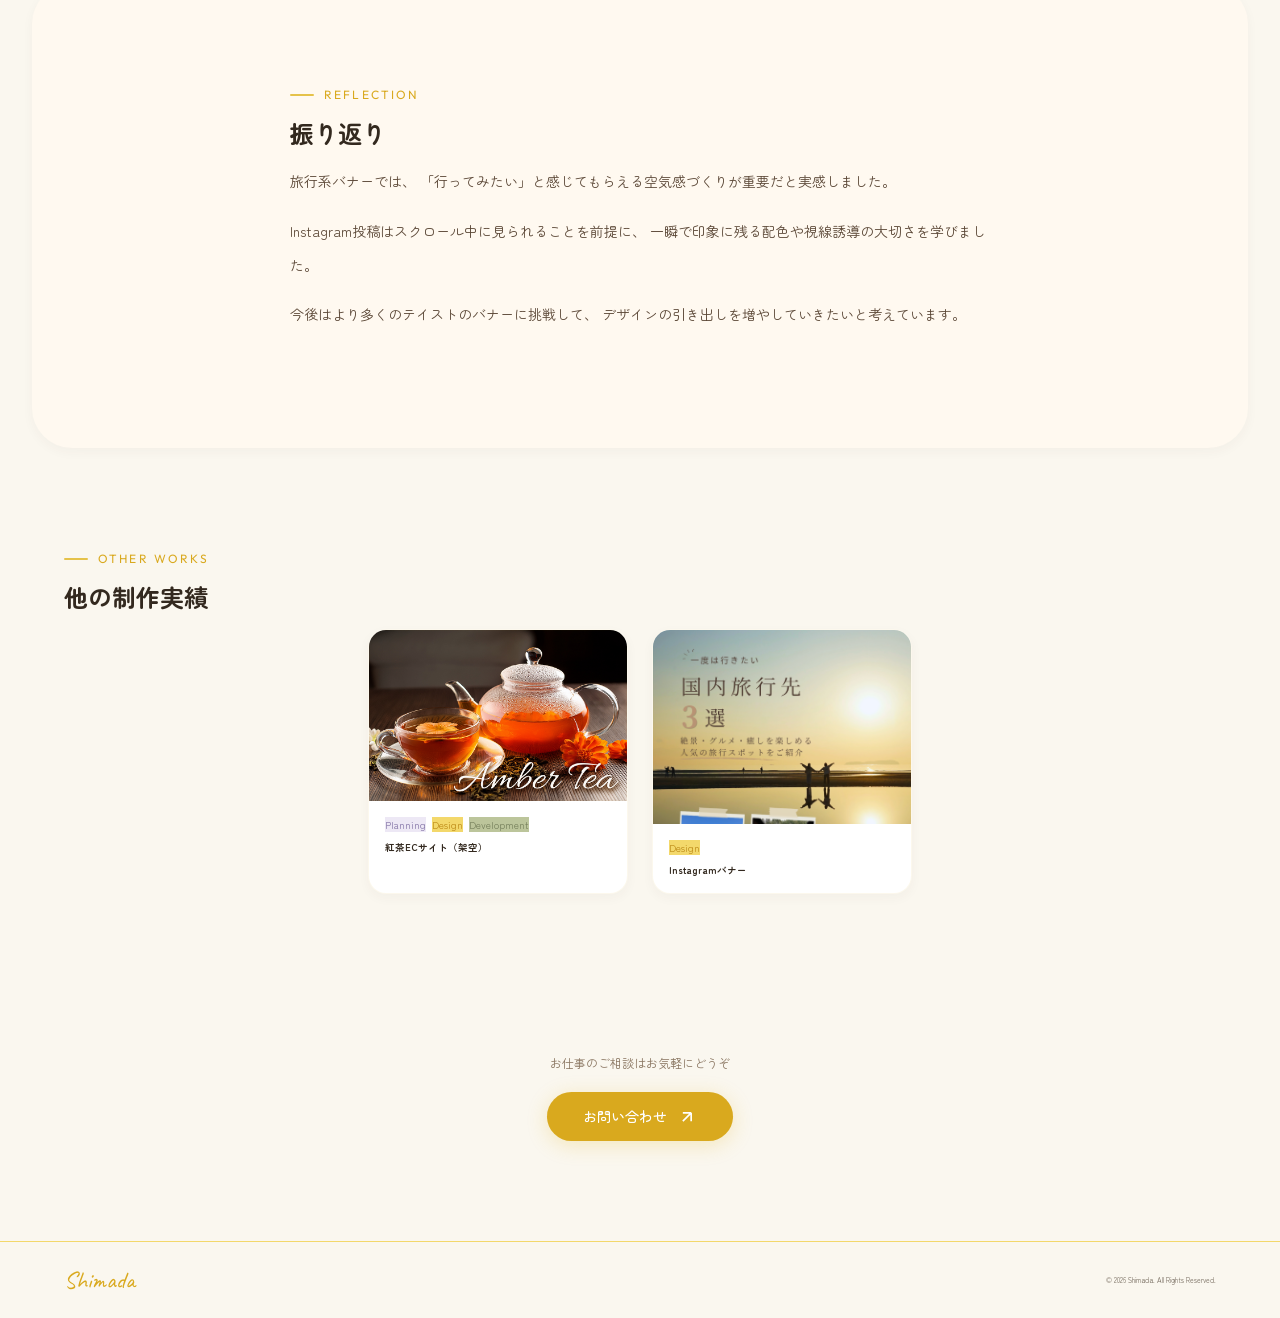
<file: work-tsunoshima.html>
<!DOCTYPE html>
<html lang="ja">
<head>
  <meta charset="UTF-8">
  <meta name="viewport" content="width=device-width, initial-scale=1.0">
  <meta name="description" content="島田 夏織のプロフィール｜Web Designer & Frontend Developer">
  <title>Work — Shimada Portfolio</title>
  <!-- Favicon -->
  <link rel="icon" href="assets/images/favicon.svg" type="image/svg+xml">

  <!-- OGP -->
  <meta property="og:title" content="紅茶ECサイト — Shimada Portfolio">
  <meta property="og:description" content="架空の紅茶ブランド「Amber Tea」のECサイト。企画・設計・デザイン・実装まで一貫して制作。">
  <meta property="og:image" content="https://shimada-source.github.io/portfolio/assets/images/ogp-image.png">
  <meta property="og:url" content="https://shimada-source.github.io/portfolio/work-tea.html">
  <meta property="og:type" content="article">
  <meta property="og:site_name" content="Shimada Portfolio">
  <meta name="twitter:card" content="summary_large_image">
  <!-- web font -->
  <link rel="preconnect" href="https://fonts.googleapis.com">
  <link rel="preconnect" href="https://fonts.gstatic.com" crossorigin>
  <link href="https://fonts.googleapis.com/css2?family=Caveat:wght@400;500&family=Outfit:wght@300;400;500;600&family=Zen+Maru+Gothic:wght@300;400;500;700&display=swap" rel="stylesheet">

  <!-- css -->
  <link rel="stylesheet" href="assets/css/common.css">
  <link rel="stylesheet" href="assets/css/work.css">
  <!-- Font Awesome -->
  <link rel="stylesheet" href="https://cdnjs.cloudflare.com/ajax/libs/font-awesome/6.7.2/css/all.min.css">
</head>
<body>
 
  <!-- NAV -->
  <nav>
    <a href="index.html" class="nav-logo">Shimada</a>
    <button class="hamburger" aria-label="メニューを開く">
    <span></span>
    <span></span>
    <span></span>
  </button>
    <ul>
      <li><a href="index.html#works">Works</a></li>
      <li><a href="about.html">About</a></li>
      <li><a href="contact.html">Contact</a></li>
    </ul>
  </nav>
 
  <!-- WORK HERO -->
<section class="work-hero">
    <div class="blob blob-1"></div>
    <div class="blob blob-2"></div>
    <div class="work-hero-inner">
      <div class="work-type work-type-center">
        <span class="type-design">Design</span>
      </div>
      <h1 class="work-hero-title">Instagramバナー制作</h1>
      <p class="work-hero-title-en">Instagram Banner — Test Project</p>
      <p class="work-hero-desc">
        商品・サービスの魅力を1枚に凝縮した<br>
        Instagramフィード投稿用バナーです。
      </p>
    </div>
  </section>
 
  <!-- ========== KEY VISUAL ========== -->
  <div class="work-keyvisual">
    <div class="insta-keyvisual-frame reveal">
      <div class="insta-keyvisual-placeholder">
        <img class="tsunoshima-img" src="assets/images/tsunoshima_banner_01.png" alt="Instagramバナー制作のメインビジュアル">
      </div>
    </div>
  </div>
 
  <!-- ========== OVERVIEW ========== -->
  <section>
    <div class="overview-grid">
      <div class="overview-card reveal">
        <i class="fa-solid fa-bullseye overview-icon"></i>
        <h2>課題</h2>
        <p>
          旅行系Instagram投稿として、
          スクロール中でも思わず目を止めたくなるような、視認性と世界観の両立が課題でした。
        </p>
      </div>
      <div class="overview-card reveal">
        <i class="fa-solid fa-lightbulb overview-icon"></i>
        <h2>解決策</h2>
        <p>
          角島大橋の開放感を活かしながら、
          余白を活用したレイアウトとやわらかい配色で、親しみやすい雰囲気に仕上げました。
          また、縦書きテキストを取り入れ、視線の流れを意識した構成を設計しています。
        </p>
      </div>
      <div class="overview-card reveal">
        <i class="fa-solid fa-seedling overview-icon"></i>
        <h2>成果・学び</h2>
        <p>
          情報量を絞ることで、
          写真の魅力を引き立てるデザインの重要性を学びました。
          余白・文字配置・装飾のバランス調整を通して、
          SNS投稿における「第一印象」の大切さを実感しました。
        </p>
      </div>
    </div>
  </section>
 
  <!-- ========== PROJECT INFO ========== -->
  <section class="work-info-section">
    <div class="work-info-grid">
      <div class="work-info-left reveal">
        <div class="section-label">Project Info</div>
        <h2 class="section-heading">プロジェクト概要</h2>
      </div>
      <div class="work-info-right reveal">
        <div class="info-row">
          <span class="info-label">プロジェクト種別</span>
          <span class="info-value">テスト案件</span>
        </div>
        <div class="info-row">
          <span class="info-label">担当範囲</span>
          <span class="info-value">デザイン</span>
        </div>
        <div class="info-row">
          <span class="info-label">制作期間</span>
          <!-- ★実際の期間に差し替え -->
          <span class="info-value">約3日</span>
        </div>
        <div class="info-row">
          <span class="info-label">制作サイズ</span>
          <span class="info-value">1080×1080px（Instagramフィード）</span>
        </div>
        <div class="info-row">
          <span class="info-label">使用ツール</span>
          <div class="info-tags">
            <span class="tag-pill">Canva</span>
          </div>
        </div>
      </div>
    </div>
  </section>
  <!-- ========== GALLERY ========== -->
  <section class="work-gallery-section gallery-instagram">
    <div class="section-label reveal">Gallery</div>
    <h2 class="section-heading reveal">デザインギャラリー</h2>
    <div class="gallery-grid">
  <div class="gallery-item gallery-large reveal">
    <div class="gallery-img-wrap">
      <img src="assets/images/tsunoshima_banner_01.png" alt="Instagramバナー">
    </div>
    <div class="gallery-caption">Main Banner</div>
  </div>
</div>
  </section>

  <!-- ========== POINTS ========== -->
  <section class="work-points-section">
    <div class="section-label reveal">Points</div>
    <h2 class="section-heading reveal">こだわったポイント</h2>
    <div class="points-grid">
      <div class="point-card reveal">
        <div class="point-num">01</div>
        <h3>開放感が伝わるレイアウト設計</h3>
        <p>
          角島大橋の魅力である「海へ続く開放感」が伝わるよう、
          空と海の余白を活かした構成に仕上げました。
          写真の世界観を崩さないよう、文字配置やサイズ感も細かく調整しています。
        </p>
      </div>
      <div class="point-card reveal">
        <div class="point-num">02</div>
        <h3>旅行したくなるやわらかい配色</h3>
        <p>
          景色の爽やかさを活かしながら、
          ブラウン系の文字色や紙風素材を組み合わせ、親しみやすい雰囲気を演出しました。
          「次の休日に行きたくなる空気感」を意識して制作しています
        </p>
      </div>
      <div class="point-card reveal">
        <div class="point-num">03</div>
        <h3>視線を意識した文字配置</h3>
        <p>
          Instagram投稿は一瞬で印象が決まるため、
          キャッチコピー・タイトル・縦書きテキストの流れを意識して配置しました。
          情報量を絞ることで、景色の魅力と視認性の両立を目指しています
        </p>
      </div>
    </div>
  </section>
 
  <!-- ========== REFLECTION ========== -->
  <section class="work-reflection">
    <div class="reflection-inner">
      <div class="section-label reveal">Reflection</div>
      <h2 class="section-heading reveal">振り返り</h2>
      <p class="reflection-text reveal">
        旅行系バナーでは、
        「行ってみたい」と感じてもらえる空気感づくりが重要だと実感しました。
      </p>
      <p class="reflection-text reveal">
        Instagram投稿はスクロール中に見られることを前提に、
        一瞬で印象に残る配色や視線誘導の大切さを学びました。
      </p>
      <p class="reflection-text reveal">
        今後はより多くのテイストのバナーに挑戦して、
        デザインの引き出しを増やしていきたいと考えています。
      </p>
    </div>
  </section>
 
  <!-- ========== OTHER WORKS ========== -->
  <section class="work-next">
    <div class="section-label reveal">Other Works</div>
    <h2 class="section-heading reveal">他の制作実績</h2>
    <div class="next-grid">
      <a href="work-tea.html" class="next-card reveal">
        <div class="next-thumb">
          <img src="assets/images/AmberTea.png" alt="紅茶ECサイト Amber Tea">
        </div>
        <div class="next-info">
          <div class="next-tags">
            <span class="type-plan">Planning</span>
            <span class="type-design">Design</span>
            <span class="type-dev">Development</span>
          </div>
          <div class="next-title">紅茶ECサイト（架空）</div>
        </div>
      </a>
      <a href="work-kokunai.html" class="next-card reveal">
      <div class="next-thumb next-thumb-instagram">
        <img src="assets/images/kokunai-spot.png" alt="Instagramバナー">
      </div>
      <div class="next-info">
        <div class="next-tags">
          <span class="type-design">Design</span>
        </div>
        <div class="next-title">Instagramバナー</div>
      </div>
    </a>
    </div>
  </section>
 
<!-- CTA -->
<div id="contact" class="work-cta">
  <div class="work-cta-inner reveal">
    <p>お仕事のご相談はお気軽にどうぞ</p>
    <a href="contact.html" class="hero-cta" style="opacity:1;animation:none;">
      お問い合わせ
      <img src="assets/images/arrow-top-right-white.svg" alt="">
    </a>
  </div>
</div>
 
  <!-- FOOTER -->
  <footer>
    <div class="f-logo">Shimada</div>
    <div>&copy; 2026 Shimada. All Rights Reserved.</div>
  </footer>
 
  <a class="badge" href="#">Top</a>
  <script src="assets/js/main.js"></script>
</body>
</html>
</file>
<file: assets/css/common.css>
@charset "utf-8";

/* =====================================
common
===================================== */
:root {
  --cream: #FAF7EF;
  --warm-white: #FFF9F0;
  --card: #FFFFFF;
  --lemon: #F3D86B;
  --lemon-mid: #E5C24A;
  --yellow: #D9A91E;
  --yellow-deep: #B98512;
  --brown: #5A4635;
  --brown-light: #8A7661;
  --text: #33291F;
  --text-light: #6F6457;
  --shadow: rgba(74, 56, 40, 0.10);
  --green: #BCC59B;
  --green-light: #F4F5E9;
  --green-text: #727C58;
}

/* リセットCSS */
*, *::before, *::after { margin: 0; padding: 0; box-sizing: border-box; }
/* スムーススクロール */
html { 
  scroll-behavior: smooth; 
  font-size: 62.5%;
  overflow-x: hidden;
  max-width: 100vw;
}

body {
  font-family:
   'Zen Maru Gothic', 
    sans-serif;
  font-style: normal;
  background-color: var(--cream);
  color: var(--text);
  
  line-height: 1.5;
}

img {
  max-width: 100%;
  height: auto;
}

/* ===========================
   BLOBS
   =========================== */
.blob {
  position: absolute;
  border-radius: 50%;
  filter: blur(60px);
  opacity: 0.5;
  pointer-events: none;
  z-index: 0;
}

@media screen and (max-width: 780px) {
  .blob {
    filter: blur(40px);
    opacity: 0.3;
  }
}

/* ===========================
   NAV
   =========================== */
nav {
  position: fixed;
  top: 0; left: 0; right: 0;
  z-index: 100;
  padding: 20px 40px;
  display: flex;
  justify-content: space-between;
  align-items: center;
  backdrop-filter: blur(16px);
  background: rgba(255, 253, 245, 0.8);
  border-bottom: 1px solid rgba(245, 183, 49, 0.1);
  transition: box-shadow 0.3s ease;
  width: 100%;
  max-width: 100vw;
  box-sizing: border-box;
}

nav.scrolled { box-shadow: 0 2px 20px var(--shadow); }

.nav-logo {
  font-family: 'Caveat', cursive;
  font-size: 3.2rem;
  color: var(--yellow);
  font-weight: 500;
  text-decoration: none;
}

nav ul { 
  list-style: none; display: flex; gap: 28px; }

nav ul li a {
  font-size: 1.8rem;
  color: var(--brown);
  text-decoration: none;
  letter-spacing: 0.04em;
  position: relative;
  padding: 4px 0;
  transition: color 0.3s;
}

nav ul li a:hover,
nav ul li a.is-active { color: var(--yellow); }

nav ul li a::after {
  content: '';
  position: absolute;
  bottom: 0; left: 50%;
  width: 0; height: 3px;
  background: var(--lemon-mid);
  border-radius: 2px;
  transform: translateX(-50%);
  transition: width 0.3s ease;
}

nav ul li a:hover::after,
nav ul li a.is-active::after { width: 100%; }

/* ===========================
   ハンバーガーボタン（PC では非表示）
   =========================== */
.hamburger {
  display: none;
  background: none;
  border: none;
  cursor: pointer;
  width: 32px;
  height: 24px;
  position: relative;
  z-index: 110;
}

.hamburger span {
  display: block;
  width: 100%;
  height: 2px;
  background: var(--yellow-deep);
  border-radius: 2px;
  position: absolute;
  left: 0;
  transition: all 0.3s ease;
}

.hamburger span:nth-child(1) { top: 0; }
.hamburger span:nth-child(2) { top: 11px; }
.hamburger span:nth-child(3) { top: 22px; }

/* ×印に変形（メニュー開いたとき） */
.hamburger.active span:nth-child(1) {
  top: 11px;
  transform: rotate(45deg);
}

.hamburger.active span:nth-child(2) {
  opacity: 0;
}

.hamburger.active span:nth-child(3) {
  top: 11px;
  transform: rotate(-45deg);
}

@media screen and (max-width: 780px) {
  nav {
    padding: 14px 16px;

  }

  .nav-logo {
    font-size: 2.4rem;
    flex-shrink: 0; 
  }

  .hamburger {
    display: block;
  }

  nav ul {
    position: fixed;
    top: 0;
    left: 0;
    width: 80%;
    max-width: 300px;
    height: 100vh;
    height: 100dvh;
    background: rgba(255, 251, 232, 0.9);
    backdrop-filter: blur(16px);
    flex-direction: column;
    justify-content: center;
    align-items: center;
    gap: 16px;
    padding: 80px 40px;
    box-shadow: -4px 0 24px rgba(107, 91, 62, 0.1);
    transition: transform 0.4s ease;
    z-index: 105;
    transform: translateX(-100%);
  }

  /* メニューが開いた状態 */
  nav ul.open {
    transform: translateX(0);
  }

  nav ul li a {
    font-size: 2.4rem;
    font-weight: 500;
    color:var(--text)
    
  }
}

/* ===========================
   sunflower
   =========================== */
.sunflower-deco {
  position: absolute;
  width: 120px;
  height: 120px;
  pointer-events: none;
  z-index: 0;
  opacity: 0.12;
}

.sunflower-deco svg { 
  width: 100%; 
  height: 100%; 
}

/* ===========================
   section
   =========================== */
section { padding: 100px 64px; position: relative; }

/* セクションラベル（Works, About, Skills 等） */
.section-label {
  display: inline-flex;
  align-items: center;
  gap: 10px;
  font-family: 'Outfit', sans-serif;
  font-size: 1.2rem;
  letter-spacing: 0.18em;
  text-transform: uppercase;
  color: var(--yellow);
  margin-bottom: 12px;
}

.section-label::before {
  content: '';
  width: 24px; height: 2px;
  background: var(--lemon-mid);
  border-radius: 1px;
}

/* セクション見出し */
.section-heading {
  font-size: clamp(1.6rem, 3.5vw, 2.4rem);
  font-weight: 700;
  margin-bottom: 16px;
  line-height: 1.4;
}

/* セクション説明文 */
.section-sub {
  font-size: 1.4rem;
  color: var(--text-light);
  line-height: 2;
  max-width: 560px;
  margin-bottom: 48px;
}

/* 蛍光マーカー装飾 */
.marker {
  background: linear-gradient(transparent 60%, var(--lemon) 60%);
  padding: 0 2px;
}

/* ===========================
   FOOTER
   =========================== */
footer {
  padding: 20px 64px;
  display: flex;
  justify-content: space-between;
  align-items: center;
  font-size: 0.7rem;
  color: var(--text-light);
  border-top: 1px solid var(--lemon);
}

footer .f-logo {
  font-family: 'Caveat', cursive;
  font-size: 2.4rem;
  color: var(--yellow);
}

@media screen and (max-width: 780px) {
  footer { 
    padding: 24px; 
    flex-direction: column; 
    gap: 8px; 
  }
}

/* ===========================
   BADGE
   =========================== */
.badge {
  position: fixed;
  bottom: 20px; right: 20px;
  background: var(--yellow);
  color: #fff;
  font-size: 1rem;
  font-weight: 500;
  padding: 15px;
  border-radius: 50%;
  z-index: 200;
  box-shadow: 0 4px 16px rgba(245, 183, 49, 0.35);
  text-decoration: none;
}

/* ===========================
   担当範囲タグ（共通）
   =========================== */
.work-type { 
  display: inline-flex; 
  gap: 6px; 
  margin-bottom: 12px; 
}

.work-type span {
  font-family: 'Outfit', sans-serif;
  font-size: 0.8rem;
  letter-spacing: 0.08em;
  text-transform: uppercase;
  font-weight: 500;
  padding: 4px 12px;
  border-radius: 20px;
}

.type-plan {
  background: #EDE8F5;
  color: #7B6BA0;
}

.type-design { 
  background: var(--lemon); 
  color: var(--yellow-deep); 
}

.type-dev { 
  background: var(--green);
  color: var(--green-text); 
}

/* ===========================
   技術タグ（共通）
   =========================== */
.tag-pill {
  font-family: 'Outfit', sans-serif;
  font-size: 1rem;
  color: var(--brown-light);
  border: 1px solid var(--lemon-mid);
  padding: 3px 10px;
  border-radius: 14px;
}

/* ===========================
   CTAボタン（共通）
   =========================== */
.hero-cta {
  display: inline-flex;
  align-items: center;
  gap: 10px;
  background: var(--yellow);
  color: #fff;
  padding: 14px 36px;
  border-radius: 50px;
  text-decoration: none;
  font-size: 1.4rem;
  font-weight: 500;
  box-shadow: 0 4px 20px rgba(232, 185, 35, 0.25);
}

.hero-cta:hover {
  background: var(--yellow-deep);
  transform: translateY(-2px);
  box-shadow: 0 8px 28px rgba(232, 185, 35, 0.35);
}

.hero-cta img { 
  width: 20px; 
  height: 20px; 
}

/* ===========================
   コンタクトボタン（共通）
   =========================== */
.c-btn {
  display: inline-flex;
  align-items: center;
  gap: 10px;
  padding: 14px 32px;
  border-radius: 50px;
  text-decoration: none;
  font-size: 1.4rem;
  font-weight: 500;
  transition: all 0.3s ease;
}

.c-btn img { width: 20px; height: 20px; }

.c-btn.primary {
  background: var(--yellow);
  color: #fff;
  box-shadow: 0 4px 20px rgba(232, 185, 35, 0.25);
  border: none;
}

.c-btn.primary:hover {
  background: var(--yellow-deep);
  transform: translateY(-2px);
  box-shadow: 0 8px 28px rgba(232, 185, 35, 0.35);
}

.c-btn.outline {
  background: var(--card);
  color: var(--brown);
  border: 1px solid var(--lemon-mid);
}

.c-btn.outline:hover {
  background: var(--lemon);
  border-color: var(--yellow);
}

/* ===========================
   ANIMATIONS
   =========================== */
@keyframes blobFloat1 {
  0%, 100% { transform: translate(0,0) scale(1); }
  33% { transform: translate(20px,-30px) scale(1.05); }
  66% { transform: translate(-15px,15px) scale(0.97); }
}

@keyframes blobFloat2 {
  0%, 100% { transform: translate(0,0) scale(1); }
  50% { transform: translate(25px,-20px) scale(1.08); }
}

@keyframes popIn {
  from { opacity: 0; transform: translateY(20px) scale(0.97); }
  to { opacity: 1; transform: translateY(0) scale(1); }
}

@keyframes marquee {
  0% { transform: translateX(0); }
  100% { transform: translateX(-50%); }
}

/* Scroll reveal */
.reveal {
  opacity: 0;
  transform: translateY(30px);
  transition: opacity 0.7s ease, transform 0.7s ease;
}

.reveal.visible {
  opacity: 1;
  transform: translateY(0);
}
</file>
<file: assets/css/index.css>
@charset "utf-8";

/* ===========================
   HERO
   =========================== */
.hero {
  min-height: 100vh;
  display: flex;
  align-items: center;
  justify-content: center;
  text-align: center;
  padding: 120px 32px 80px;
  position: relative;
  overflow: hidden;
}

.hero .blob-1 {
  width: 360px;
  height: 360px;
  background: var(--lemon);
  top: -80px;
  right: -80px;
  opacity: 0.28;
}

.hero .blob-2 {
  width: 260px;
  height: 260px;
  background: var(--lemon-mid);
  bottom: -40px;
  left: -40px;
  opacity: 0.22;
}

.hero .blob-3 {
  display: none;
}

.sunflower-deco {
  position: absolute;
  pointer-events: none;
  z-index: 0;
}

.sunflower-deco img {
  width: 100%;
  height: auto;
  display: block;
}

.hero .sunflower-deco.sf-1 {
  width: 240px;
  left: 72px;
  bottom: 200px;
  opacity: 0.6;
}

.hero .sunflower-deco.sf-2 {
  width: 140px;
  right: 96px;
  bottom: 70px;
  opacity: 0.5;
}

.hero-inner { position: relative; z-index: 1; }

.hero-greeting {
  font-family: 'Caveat', cursive;
  font-size: 3.2rem;
  color: var(--yellow);
  margin-bottom: 12px;
  opacity: 0;
  animation: popIn 0.6s ease forwards 0.2s;
}

.hero-name {
  font-size: 4rem;
  font-weight: 700;
  line-height: 1.3;
  margin-bottom: 12px;
  opacity: 0;
  animation: popIn 0.6s ease forwards 0.4s;
}

.hero-name .highlight { position: relative; display: inline-block; }
.hero-name .highlight::after {
  content: '';
  position: absolute;
  bottom: 4px; left: -4px; right: -4px;
  height: 12px;
  background: var(--lemon);
  border-radius: 6px;
  z-index: -1;
  transform: rotate(-1deg);
}

.hero-title {
  font-family: 'Outfit', sans-serif;
  font-size: 2rem;
  font-weight: 400;
  color: var(--brown);
  letter-spacing: 0.15em;
  text-transform: uppercase;
  margin-bottom: 28px;
  opacity: 0;
  animation: popIn 0.6s ease forwards 0.6s;
}

.brSp {
  display: none;
}

.hero-message {
  font-size: 1.4rem;
  line-height: 2.2;
  color: var(--brown);
  font-weight: 300;
  max-width: 480px;
  margin: 0 auto 40px;
  opacity: 0;
  animation: popIn 0.6s ease forwards 0.8s;
}

.hero .hero-cta {
  opacity: 0;
  animation: popIn 0.6s ease forwards 1s;
}

@media screen and (max-width: 780px) {
  .hero {
    padding: 120px 32px 40px;
  }
  
  .hero .blob-1 {
    width: 200px;
    height: 200px;
  }

  .hero .blob-2 {
    width: 180px;
    height: 180px;
  }

  .hero .blob-3 {
    width: 100px;
    height: 100px;
  }

  .sunflower-deco {
    width: 100px;
    height: 100px;
  }

  .hero .sunflower-deco.sf-1 {
    width: 115px;
    left: -20px;
    bottom: 16px;
    opacity: 0.3;
  }

  .hero .sunflower-deco.sf-2 {
    display: none;
  }

  .hero-greeting  {
    font-size: 2.4rem;
  }

  .hero-name {
    font-size: 3rem;
  }

  .hero-title {
    font-size: 1.6rem;
  }

  .brSp {
    display: block;
  }

  .hero-message {
    line-height: 1.5;
    margin: 0 auto 20px;
  }
}

/* ===========================
   MARQUEE
   =========================== */
.marquee-wrap {
  overflow: hidden;
  padding: 14px 0;
  background: rgba(243, 216, 107, 0.45);
  margin: 0 0 56px;
  border-top: 1px solid rgba(185, 133, 18, 0.12);
  border-bottom: 1px solid rgba(185, 133, 18, 0.12);
}

.marquee-track {
  display: flex;
  gap: 40px;
  animation: marquee 25s linear infinite;
  width: max-content;
  align-items: baseline;        /* 追加：大小の文字を下揃え */
}

.marquee-item {
  font-family: 'Outfit', sans-serif;
  font-size: 1.4rem;
  font-weight: 500;
  color: var(--yellow-deep);
  letter-spacing: 0.12em;
  text-transform: uppercase;
  white-space: nowrap;
  display: flex;
  align-items: center;
  gap: 40px;
}

/* 大小交互 */
.marquee-item:nth-child(odd) {
  font-size: 2.4rem;
  font-weight: 300;
}

/* 区切り */
.marquee-item::after {
  content: '—';
  font-size: 1.4rem;
  color: var(--yellow-deep);
  opacity: 0.3;
}

/* キャッチコピー（特別扱い） */
.marquee-catch {
  font-family: 'Caveat', cursive;
  font-size: 2.8rem;
  font-weight: 500;
  color: var(--brown);
  letter-spacing: 0.05em;
  text-transform: none;       
}

/* ===========================
   SECTION COMMON
   =========================== */
section { padding: 80px 64px; position: relative; }

.section-label {
  display: inline-flex;
  align-items: center;
  gap: 10px;
  font-family: 'Outfit', sans-serif;
  font-size: 1.4rem;
  letter-spacing: 0.18em;
  text-transform: uppercase;
  color: var(--yellow);
  margin-bottom: 12px;
}

.section-label::before {
  content: '';
  width: 24px; height: 2px;
  background: var(--lemon-mid);
  border-radius: 1px;
}

.section-heading {
  font-size: 2.4rem;
  font-weight: 700;
  margin-bottom: 16px;
  line-height: 1.4;
}

.section-sub {
  font-size: 1.4rem;
  color: var(--text-light);
  line-height: 2;
  max-width: 560px;
  margin-bottom: 48px;
}

.marker {
  background: linear-gradient(transparent 60%, var(--lemon) 60%);
  padding: 0 2px;
}

@media screen and (max-width: 780px) {
  section {
    padding: 40px 32px;
  }

  .section-heading {
    font-size: 2rem;
  }

  .section-sub {
    line-height: 1.5;
    margin-bottom: 32px;
  }
}

/* ===========================
   WORKS
   =========================== */
.works-grid {
  display: grid;
  grid-template-columns: 1fr 1fr 1fr;
  gap: 32px;
  max-width: 1440px;
  margin: 0 auto;
}

.work-card {
  background: var(--card);
  border-radius: 20px;
  overflow: hidden;
  transition: transform 0.4s ease, box-shadow 0.4s ease;
  border: 1px solid rgba(232, 185, 35, 0.1);
}

.work-card:hover {
  transform: translateY(-6px);
  box-shadow: 0 20px 48px var(--shadow);
}

.work-card.featured {
  grid-column: 1 / -1;
  display: grid;
  grid-template-columns: 1.2fr 1fr;
}

.work-thumb {
  aspect-ratio: 16 / 10;
  background: linear-gradient(135deg, rgba(243, 216, 107, 0.35) 0%, var(--cream) 100%);
  display: flex;
  align-items: center;
  justify-content: center;
  overflow: hidden;
}

.work-card.featured .work-thumb { 
  aspect-ratio: auto; min-height: 320px; 
}

.work-thumb .work-img {
  width: 75%;
  display: block;
  text-decoration: none;
  transition: transform 0.4s ease;
}

.work-thumb .work-img img {
  width: 100%;
  height: auto;
  object-fit: cover;
  border-radius: 5px;
  box-shadow: 0 8px 32px rgba(91, 70, 50, 0.1);
}

.work-card:hover .work-thumb .work-img {
  transform: scale(1.05);
}

.work-body { padding: 28px; }


.work-title {
  font-size: 1.6rem;
  font-weight: 700; 
  margin-bottom: 4px; 
}

.work-title-en {
  font-family: 'Outfit', sans-serif;
  font-size: 1rem;
  color: var(--text-light);
  font-weight: 300;
  margin-bottom: 14px;
}

.work-summary {
  font-size: 1.4rem; 
  line-height: 1.9; 
  color: var(--brown-light); 
  margin-bottom: 16px; 
}

.work-process { 
  background: var(--cream); 
  border-radius: 10px; 
  padding: 16px; 
  margin-bottom: 16px; 
}

.work-process-label { 
  font-size: 1rem; 
  font-weight: 500; 
  color: var(--yellow); 
  margin-bottom: 8px; 
}

.process-steps { 
  display: flex; 
  align-items: center; 
  gap: 6px; 
  flex-wrap: wrap;
}

.process-step { 
  font-size: 1rem; 
  color: var(--brown); 
  background: var(--card); 
  padding: 4px 10px; 
  border-radius: 14px; 
}

.process-arrow { 
  color: var(--lemon-mid); 
  font-size: 1rem; 
}

.work-tags-row { 
  display: flex; 
  flex-wrap: wrap; 
  gap: 6px; 
}

.work-link {
  display: inline-flex;
  align-items: center;
  gap: 8px;
  margin-top: 18px;
  font-size: 1.2rem;
  font-weight: 500;
  color: var(--yellow);
  text-decoration: none;
  transition: gap 0.3s;
}

.work-link:hover { gap: 14px; }

/* sub */
.subWork {
  max-width: 1280px;
  margin: 0 auto;
  display: flex;
  justify-content: center;
  flex-wrap: wrap;
  gap: 36px 20px;
}

.work-card.sub {
  background: var(--card);
  display: block;
  overflow: hidden;
  transition: transform 0.4s ease, box-shadow 0.4s ease; 
  max-width: 350px;
  grid-template-columns: 1.2fr 1fr;
}

.work-card,
.work-card.sub {
  border-radius: 16px;
  border: 1px solid rgba(74, 56, 40, 0.08);
  box-shadow: 0 10px 32px rgba(74, 56, 40, 0.06);
}

.sub-thumb {
  aspect-ratio: auto;
  background: linear-gradient(135deg, rgba(243, 216, 107, 0.35) 0%, var(--cream) 100%);
  align-items: center;
  justify-content: center;
  display: flex;
  padding: 10px;
}

.work-card.sub .sub-thumb { 
  aspect-ratio: auto; 
  min-height: 220px; 
}

.sub-thumb .sub-img {
  width: 75%;
  display: block;
  text-decoration: none;
  transition: transform 0.4s ease;
}

.sub-img {
  display: block;
  text-decoration: none;
  transition: transform 0.4s ease;
}

.sub-thumb .sub-img img {
  object-fit: contain;
  width: 100%;
  max-height: 20vw;
  border-radius: 5px;
}

@media screen and (max-width: 780px) {
  .works-grid {
    grid-template-columns: 1fr;
  }

  .work-card.featured { 
    grid-column: auto; 
    grid-template-columns: 1fr; 
  }

  .work-thumb .work-img {
    width: 90%;
  }

  .work-thumb .work-img img {
    border-radius: 8px;
    box-shadow: 0 8px 32px rgba(91, 70, 50, 0.1);
  }

  .work-card:hover .work-thumb .work-img {
    transform: none;
  }

  .work-title {
    font-size: 1.4rem;
  }

  .work-card.sub {
    grid-column: auto;
    grid-template-columns: 1fr;
    display: block;
  }

  .sub-thumb .sub-img img {
    object-fit: contain;
    width: 100%;
    height: 50vw;
    max-height: none;
    border-radius: 10px;
  }
}

/* ===========================
   ABOUT
   =========================== */
#about {
  background: var(--warm-white);
  border-radius: 24px;
  margin: 0 32px 64px;
}

.about-compact {
  display: grid;
  grid-template-columns: 300px 1fr;
  gap: 56px;
  align-items: center;
}

.catchphrase {
  margin-bottom: 32px;
}

.catchphrase-en {
  font-family: 'Outfit', sans-serif;
  font-size: 1.2rem;
  font-weight: 500;
  letter-spacing: 0.12em;
  text-transform: uppercase;
  color: var(--yellow);
  margin-bottom: 6px;
}

.catchphrase-ja {
  font-size: 2rem;
  font-weight: 700;
  margin-bottom: 10px;
  line-height: 1.4;
}

.catchphrase-body {
  font-size: 1.4rem;
  line-height: 1.5;
  color: var(--brown);
  font-weight: 300;
  margin-bottom: 20px;
  text-align: left;
}

.about-photo-sm {
  width: 100%;
  height: 100%;
  object-fit: cover;
  border-radius: 20px;
}

.about-photo-sm img {
  border-radius: 20px;
}

.brPc {
  display: none;
}

.skill-chips { 
  display: flex; 
  gap: 12px; 
  flex-wrap: wrap; 
  margin-bottom: 28px; 
}

.skill-chip {
  display: flex;
  align-items: center;
  gap: 12px;
  background: var(--card);
  border: 2px solid rgba(232, 185, 35, 0.12);
  border-radius: 16px;
  padding: 14px 20px;
  flex: 1;
  min-width: 180px;
  transition: transform 0.3s, box-shadow 0.3s;
}

.skill-chip:hover {
  transform: translateY(-2px);
  box-shadow: 0 6px 20px var(--shadow);
}

.chip-icon { 
  font-size: 1.4rem; 
}

.chip-text { 
  display: flex; 
  flex-direction: 
  column; gap: 2px; 
}

.chip-label {
  font-family: 'Outfit', sans-serif;
  font-size: 1.2rem;
  font-weight: 600;
  color: var(--text);
  letter-spacing: 0.06em;
  text-transform: uppercase;
}

.chip-detail { 
  font-size: 1rem; 
  color: var(--text-light); 
}

.about-more {
  display: inline-flex;
  align-items: center;
  gap: 8px;
  background: var(--yellow);
  color: #fff;
  padding: 12px 28px;
  border-radius: 50px;
  text-decoration: none;
  font-size: 1.4rem;
  font-weight: 500;
  transition: all 0.3s ease;
  box-shadow: 0 4px 16px rgba(232, 185, 35, 0.2);
  border: none;
  cursor: pointer;
}

.about-more:hover {
  background: var(--yellow-deep);
  transform: translateY(-2px);
  box-shadow: 0 8px 24px rgba(232, 185, 35, 0.3);
}

.about-more img { 
  width: 20px; 
  height: 20px; 
}

@media screen and (max-width:780px) {
  #about {
    margin:0 12px 32px;
  }

  .about-compact {
    grid-template-columns: 1fr;
    gap: 24px;
    text-align: center;
    display: block;
  }

  .about-photo-sm {
    max-width: 300px;
    margin: 0 auto;
  }

  .about-compact-body {
    margin-top: 20px;
  }

  .brPc {
    display: block;
  }

  .about-compact-desc {
    line-height: 1.5;
    margin-bottom: 28px;
  }

  .skill-chip {
    justify-content: center;
  }

}

/* ===========================
   CONTACT
   =========================== */
.contact-area {
  text-align: center;
  padding: 80px 48px;
  position: relative;
  overflow: hidden;
}

.contact-area > .blob {
  width: 400px; 
  height: 400px;
  background: var(--lemon);
  top: -100px; left: 50%;
  transform: translateX(-50%);
  opacity: 0.4;
}

.contact-inner { position: relative; z-index: 1; }
.contact-emoji { font-size: 3rem; margin-bottom: 16px; }

.contact-area h2 {
  font-size: 2.4rem;
  font-weight: 700;
  margin-bottom: 12px;
}

.contact-area p {
  font-size: 1.4rem;
  color: var(--brown-light);
  line-height: 2;
  margin-bottom: 40px;
}

.contact-buttons { 
  display: flex; 
  justify-content: center; 
  gap: 16px;
  flex-wrap: wrap; 
}



@media screen and (max-width: 780px) {
  .contact-area { 
    padding: 72px 24px;
  }

  .contact-area h2 {
    font-size: 2rem;
  }

  .contact-area p {
    font-size: 1.4rem;
    line-height: 1.5;
  }
}
</file>
<file: assets/css/about.css>
@charset "utf-8";

/* ===========================
 PAGE HERO (ABOUT PAGE)
=========================== */
.page-hero {
  padding: 160px 64px 80px;
  position: relative;
  overflow: hidden;
  text-align: center;
}

.page-hero .blob-1 {
  width: 500px; 
  height: 500px;
  background: var(--lemon);
  top: -80px; right: -60px;
  animation: blobFloat1 12s ease-in-out infinite;
}

.page-hero .blob-2 {
  width: 350px; 
  height: 350px;
  background: var(--yellow);
  bottom: -40px; left: -30px;
  opacity: 0.12;
  animation: blobFloat2 10s ease-in-out infinite;
}

.page-hero .sunflower-deco.sf-1 {
  top: 20%;
  right: 10%;
  width: 200px;
  height: 200px;
  transform: rotate(15deg);
  opacity: 0.1;
}

.page-hero .sunflower-deco.sf-2 {
  bottom: 15%;
  left: 6%;
  width: 150px;
  height: 150px;
  transform: rotate(-15deg);
  opacity: 0.08;
}

.page-hero-inner {
  position: relative; 
  z-index: 1; 
}

.section-label {
  display: inline-flex;
  align-items: center;
  gap: 10px;
  font-family: 'Outfit', sans-serif;
  font-size: 1.4rem;
  letter-spacing: 0.18em;
  text-transform: uppercase;
  color: var(--yellow);
  margin-bottom: 12px;
}

.section-label::before {
  content: '';
  width: 24px; height: 2px;
  background: var(--lemon-mid);
  border-radius: 1px;
}

.page-hero-title {
  font-size:3.2rem;
  font-weight: 700;
  margin-bottom: 12px;
}

.catchphrase-en {
  font-family: 'Outfit', sans-serif;
  font-size: 2rem;
  font-weight: 500;
  letter-spacing: 0.12em;
  text-transform: uppercase;
  color: var(--yellow);
  margin-bottom: 6px;
}

.catchphrase-ja {
  font-size: 2.4rem;
  font-weight: 700;
  margin-bottom: 16px;
  line-height: 1.4;
}

.catchphrase-body {
  font-size: 1.4rem;
  line-height: 2;
  color: var(--brown);
  font-weight: 300;
}

.catchphrase-hero {
  text-align: center;
  margin-bottom: 20px;
}

.catchphrase-hero .catchphrase-en {
  font-size: 1.4rem;
  margin-bottom: 8px;
}

.catchphrase-hero .catchphrase-ja {
  font-size: 2rem;
  margin-bottom: 24px;
}

.catchphrase-hero .catchphrase-body {
  max-width: 560px;
  margin: 0 auto;
}

@media screen and (max-width: 780px) {
  .page-hero {
    padding: 120px 24px 60px;
  }

  .page-hero-title {
    font-size: 2.4rem;
  }

  .page-hero .sunflower-deco.sf-1 {
    width: 100px;
    height: 100px;
  }

  .page-hero .sunflower-deco.sf-2 {
    width: 80px;
    height: 80px;
  }

  /* キャッチコピー */
  .catchphrase-en {
    font-size: 1.2rem;
  }

  .catchphrase-ja {
    font-size: 1.8rem;
  }

  .catchphrase-body {
    font-size: 1.2rem;
  }

  .catchphrase-hero .catchphrase-en {
    font-size: 1rem;
  }

  .catchphrase-hero .catchphrase-ja {
    font-size: 1.6rem;
  }
}
/* ===========================
   ABOUT DETAIL (ABOUT PAGE)
   =========================== */
.about-detail { 
  background-color: var(--warm-white);
}

.about-detail-grid {
  display: grid;
  grid-template-columns: 280px 1fr;
  gap: 64px;
  align-items: start;
}

 .about-photo-lg img {
  width: 100%;
  height: 100%;
  object-fit: cover;
  border-radius: 20px;
}

.profile-meta {
  margin-top: 24px;
  background: var(--card);
  border-radius: 16px;
  padding: 20px;
  border: 1px solid rgba(245, 183, 49, 0.08);
}

.meta-item {
  display: flex;
  gap: 16px;
  padding: 10px 0;
  border-bottom: 1px dashed var(--lemon);
  align-items: baseline;
}

.meta-item:last-child { 
  border-bottom: none; 
}

.meta-label {
  font-size: 1.2rem;
  font-weight: 500;
  color: var(--yellow);
  min-width: 40px;
  font-family: 'Outfit', sans-serif;
  letter-spacing: 0.05em;
  text-transform: uppercase;
}

.meta-value { 
  font-size: 1.2rem; 
  color: var(--brown); 
}

.about-detail-body h2 {
  font-size: 3.2rem;
  font-weight: 700;
  line-height: 1.6;
  margin-bottom: 20px;
}

.marker {
  background: linear-gradient(transparent 60%, var(--lemon) 60%);
  padding: 0 2px;
}

.pcBr {
  display: block;
}

.about-detail-body p {
  font-size: 1.4rem;
  line-height: 1.5;
  color: var(--text);
  font-weight: 400;
  margin-bottom: 16px;
}

.qualifications {
  margin-top: 32px;
  padding-top: 32px;
  border-top: 1px dashed var(--lemon-mid);
}

.qualifications-title {
  display: inline-flex;
  align-items: center;
  gap: 10px;
  font-family: 'Outfit', sans-serif;
  font-size: 1.4rem;
  font-weight: 500;
  letter-spacing: 0.15em;
  text-transform: uppercase;
  color: var(--yellow);
  margin-bottom: 10px;
}

.qualifications-title::before {
  content: '';
  width: 24px;
  height: 2px;
  background: var(--lemon-mid);
  border-radius: 1px;
}
.qualifications-list {
  list-style: none;
}

.qualifications-list li {
  font-size: 1.4rem;
  color: var(--text);
  padding: 10px 0;
  border-bottom: 1px dashed var(--lemon);
}

.qualifications-list li:last-child {
  border-bottom: none;
}

@media screen and (max-width: 780px) {
  .about-detail-grid {
    grid-template-columns: 1fr;
    gap: 32px;
  }

  .about-photo-lg {
    max-width: 220px;
    margin: 0 auto;
  }

  .about-detail-body h2 {
    font-size: 2rem;
  }

  .about-detail-body p {
    font-size: 1.2rem;
  }

  /* プロフィールカード */
  .meta-label {
    font-size: 1rem;
  }

  .meta-value {
    font-size: 1rem;
  }

  /* 資格 */
  .qualifications-title {
    font-size: 1.2rem;
  }

  .qualifications-list li {
    font-size: 1.2rem;
  }
}

/* ===========================
   VALUES (ABOUT PAGE)
   =========================== */
.values-section {
  background: var(--cream);
  border-radius: 40px;
  margin: 0 32px;
}

.values-grid {
  display: grid;
  grid-template-columns: repeat(3, 1fr);
  gap: 24px;
}

.value-card-lg {
  background: var(--card);
  border-radius: 20px;
  padding: 36px 28px;
  border: 1px solid rgba(245, 183, 49, 0.08);
  transition: transform 0.3s;
  position: relative;
  overflow: hidden;
}

.value-card-lg:hover { 
  transform: translateY(-4px); 
}

.value-num {
  font-family: 'Outfit', sans-serif;
  font-size: 1.4rem;
  font-weight: 600;
  color: var(--lemon-mid);
  letter-spacing: 0.1em;
  margin-bottom: 12px;
}

.value-emoji-lg { 
  font-size: 1.8rem; 
  margin-bottom: 16px; 
}

.value-card-lg h3 { 
  font-size: 1.6rem; 
  font-weight: 700; 
  margin-bottom: 12px; 
}

.value-card-lg p { 
  font-size: 1.4rem; 
  color: var(--brown); 
  line-height: 2; 
}

.value-card-lg::before {
  content: '';
  position: absolute;
  top: -15px; right: -15px;
  width: 50px; height: 50px;
  background: var(--lemon);
  border-radius: 50% 50% 50% 0;
  opacity: 0.35;
  transform: rotate(45deg);
}

@media screen and (max-width:780px) {
  .values-section {
    margin: 0 12px;
    border-radius: 28px;
  }

  .values-grid {
    grid-template-columns: 1fr;
  }
}

/* ===========================
   SKILLS DETAIL (ABOUT PAGE)
   =========================== */
.skills-detail-grid {
  display: grid;
  grid-template-columns: repeat(3, 1fr);
  gap: 24px;
  margin-top: 20px;
}

.skill-card {
  background: var(--card);
  border-radius: 20px;
  padding: 32px 28px;
  border: 2px solid rgba(255, 196, 0, 0.15);
  transition: transform 0.3s ease, box-shadow 0.3s ease;
  position: relative;
  overflow: hidden;
}

.skill-card:hover {
  transform: translateY(-4px);
  box-shadow: 0 12px 36px var(--shadow);
}

.skill-card::after {
  content: '';
  position: absolute;
  top: -30px; right: -30px;
  width: 80px; height: 80px;
  background: radial-gradient(circle, var(--yellow) 30%, var(--lemon) 30%, var(--lemon) 60%, transparent 60%);
  border-radius: 50%;
  opacity: 0.15;
}

.skill-card-icon {
  font-size: 1.8rem;
  margin-bottom: 18px;
  position: relative;
  z-index: 1;
}


.skill-card h3 {
  font-size: 1.6rem;
  font-weight: 700;
  margin-bottom: 16px;
  position: relative;
  z-index: 1;
}

.skill-items { 
  list-style: none; 
  position: relative; 
  z-index: 1; 
}

.skill-items li {
  font-size: 1.4rem;
  color: var(--brown);
  padding: 9px 0;
  border-bottom: 1px dashed var(--lemon);
  display: flex;
  justify-content: space-between;
  align-items: center;
}

.skill-items li:last-child { border-bottom: none; }

.skill-note {
  font-size: 1rem;
  color: var(--yellow);
  font-weight: 400;
  background: rgba(255, 196, 0, 0.12);
  padding: 2px 8px;
  border-radius: 10px;
}

/* ===========================
   スキルレベルのドット表示
   =========================== */
.skill-level-dots {
  display: flex;
  gap: 5px;
  align-items: center;
}

.skill-dot {
  width: 10px;
  height: 10px;
  border-radius: 50%;
  transition: transform 0.3s;
}

.skill-dot.filled {
  background: var(--yellow);
}

.skill-dot.empty {
  background: var(--lemon);
  opacity: 0.4;
}

.skill-card:hover .skill-dot.filled {
  transform: scale(1.15);
}

.skill-item-right {
  display: flex;
  align-items: center;
  gap: 10px;
}

@media screen and (max-width: 780px) {
  .skills-detail-grid {
    grid-template-columns: 1fr;
  }
}

/* ===========================
   CAREER (ABOUT PAGE)
   =========================== */
.career-section { 
  max-width: 800px; 
  margin: 0 auto; 
}

.career-list {
   margin-top: 8px; 
  }

.career-row {
  display: grid;
  grid-template-columns: 80px 20px 1fr;
  gap: 16px;
  align-items: start;
  padding-bottom: 32px;
  position: relative;
}

.career-row:not(:last-child)::after {
  content: '';
  position: absolute;
  left: 89px; top: 12px; bottom: 0;
  width: 2px;
  background: var(--lemon);
}

.career-year {
  font-family: 'Outfit', sans-serif;
  font-size: 1.6rem;
  font-weight: 500;
  color: var(--yellow);
  text-align: right;
  padding-top: 2px;
}

.career-dot {
  width: 18px; 
  height: 18px;
  border-radius: 50%;
  background: var(--lemon-mid);
  border: 3px solid var(--yellow);
  position: relative;
  z-index: 1;
  margin-top: 8px;
}

.career-dot.active {
  background: var(--yellow);
  box-shadow: 0 0 0 4px rgba(245, 183, 49, 0.2);
}

.career-content h3 { 
  font-size: 1.6rem; 
  font-weight: 700; 
  margin-bottom: 6px; 
}

.career-content p { 
  font-size: 1.4rem; 
  line-height: 2; 
  color: var(--brown); 
}

@media screen and (max-width:780px) {
  .career-section {
    padding-left: 24px;
    padding-right: 24px;
  }

  .career-row {
    grid-template-columns: 60px 16px 1fr;
  }

  .career-row:not(:last-child)::after {
    left: 67px;
  }
}
/* ===========================
   ABOUT CTA
   =========================== */
.about-cta { 
  text-align: center; 
  padding: 60px 48px 100px; 
}

.about-cta p {
   font-size: 1.4rem; 
   color: var(--brown); 
   margin-bottom: 20px; 
}

.about-cta .hero-cta { 
  opacity: 1; 
  animation: none; 
}


.spBr {
  display: none;
}

@media screen and (max-width:780px) {
  .about-cta {
    padding: 40px 24px 72px;
  }

  /* セクション共通 */
  section {
    padding: 60px 24px;
  }

  .section-label {
    font-size: 1.2rem;
  }

  .pcBr {
    display: none;
  }

  .spBr {
    display: block;
  }
}
</file>
<file: assets/css/contact.css>
@charset "utf-8";

/* ===========================
   PAGE HERO (CONTACT)
   =========================== */
.page-hero {
  padding: 160px 64px 80px;
  position: relative;
  overflow: hidden;
  text-align: center;
}

.page-hero .blob-1 {
  width: 400px;
  height: 400px;
  background: var(--lemon);
  top: -80px;
  right: -60px;
  animation: blobFloat1 12s ease-in-out infinite;
  opacity: 0.3;
}

.page-hero .blob-2 {
  width: 250px;
  height: 250px;
  background: var(--yellow);
  bottom: -40px;
  left: -30px;
  opacity: 0.1;
  animation: blobFloat2 10s ease-in-out infinite;
}

.page-hero .sunflower-deco.sf-1 {
  top: 20%;
  right: 10%;
  transform: rotate(15deg);
  opacity: 0.1;
}

.page-hero-inner {
  position: relative;
  z-index: 1;
}

.page-hero-title {
  font-size: 3.2rem;
  font-weight: 700;
  margin-bottom: 16px;
}

.page-hero-sub {
  font-size: 1.4rem;
  color: var(--brown-light);
  line-height: 2;
}

/* ===========================
   CONTACT FORM
   =========================== */
.contact-form-section {
  padding: 40px 64px 100px;
}

.contact-form-wrap {
  max-width: 600px;
  margin: 0 auto;
}

.contact-form {
  display: flex;
  flex-direction: column;
  gap: 28px;
}

/* フォームグループ */
.form-group {
  display: flex;
  flex-direction: column;
  gap: 8px;
}

.form-group label {
  font-size: 1.2rem;
  font-weight: 500;
  color: var(--text);
  display: flex;
  align-items: center;
  gap: 8px;
}

/* 必須バッジ */
.required {
  font-family: 'Outfit', sans-serif;
  font-size: 0.8rem;
  font-weight: 500;
  color: #fff;
  background: var(--yellow);
  padding: 2px 8px;
  border-radius: 10px;
  letter-spacing: 0.05em;
}

/* 入力フィールド共通 */
.form-group input,
.form-group select,
.form-group textarea {
  font-family: 'Zen Maru Gothic', sans-serif;
  font-size: 1.4rem;
  color: var(--text);
  background: var(--card);
  border: 2px solid var(--lemon);
  border-radius: 12px;
  padding: 14px 16px;
  transition: border-color 0.3s, box-shadow 0.3s;
  outline: none;
  width: 100%;
}

.form-group input::placeholder,
.form-group textarea::placeholder {
  color: var(--brown-light);
  opacity: 0.5;
}

/* フォーカス時 */
.form-group input:focus,
.form-group select:focus,
.form-group textarea:focus {
  border-color: var(--yellow);
  box-shadow: 0 0 0 4px rgba(232, 185, 35, 0.15);
}

/* セレクトボックス */
.form-group select {
  appearance: none;
  background-image: url("data:image/svg+xml,%3Csvg xmlns='http://www.w3.org/2000/svg' width='16' height='16' viewBox='0 0 24 24' fill='none' stroke='%238A7458' stroke-width='2'%3E%3Cpath d='M6 9l6 6 6-6'/%3E%3C/svg%3E");
  background-repeat: no-repeat;
  background-position: right 16px center;
  padding-right: 44px;
  cursor: pointer;
}

/* テキストエリア */
.form-group textarea {
  resize: vertical;
  min-height: 160px;
  line-height: 1.8;
}

/* 送信ボタン */
.form-submit {
  text-align: center;
  margin-top: 8px;
}

.submit-btn {
  display: inline-flex;
  align-items: center;
  gap: 10px;
  background: var(--yellow);
  color: #fff;
  border: none;
  padding: 16px 48px;
  border-radius: 50px;
  font-family: 'Zen Maru Gothic', sans-serif;
  font-size: 1.4rem;
  font-weight: 500;
  cursor: pointer;
  transition: all 0.3s ease;
  box-shadow: 0 4px 20px rgba(232, 185, 35, 0.25);
}

.submit-btn:hover {
  background: var(--yellow-deep);
  transform: translateY(-2px);
  box-shadow: 0 8px 28px rgba(232, 185, 35, 0.35);
}

.submit-btn:active {
  transform: translateY(0);
}

.submit-btn img {
  width: 18px;
  height: 18px;
  transition: transform 0.3s;
}

.submit-btn:hover img {
  transform: translateX(3px) translateY(-3px);
}
/* サブリンク */
.contact-sub {
  text-align: center;
  margin-top: 48px;
  padding-top: 32px;
  border-top: 1px dashed var(--lemon-mid);
}

.contact-sub p {
  font-size: 1.2rem;
  color: var(--brown-light);
  margin-bottom: 8px;
}

.contact-mail-link {
  font-family: 'Outfit', sans-serif;
  font-size: 1.2rem;
  color: var(--yellow);
  text-decoration: none;
  border-bottom: 1px solid transparent;
  transition: border-color 0.3s;
}

.contact-mail-link:hover {
  border-bottom-color: var(--yellow);
}

/* ===========================
   RESPONSIVE
   =========================== */
@media screen and (max-width: 780px) {
  .page-hero {
    padding: 120px 24px 60px;
  }

  .page-hero-title {
    font-size: 2.4rem;
  }

  .page-hero-sub {
    font-size: 1.2rem;
  }

  .contact-form-section {
    padding: 32px 24px 72px;
  }

  .form-group input,
  .form-group select,
  .form-group textarea {
    font-size: 1.6rem;         /* スマホでは少し大きく（ズーム防止） */
  }
}
</file>
<file: assets/css/work.css>
@charset "utf-8";

/* ===========================
   WORK HERO
   =========================== */
.work-hero {
  padding: 160px 64px 80px;
  position: relative;
  overflow: hidden;
  text-align: center;
}
 
.work-hero .blob-1 {
  width: 400px; 
  height: 400px;
  background: var(--lemon);
  top: -80px; right: -60px;
  animation: blobFloat1 12s ease-in-out infinite;
}
 
.work-hero .blob-2 {
  width: 250px; 
  height: 250px;
  background: var(--brown-light);
  bottom: -40px; left: -30px;
  opacity: 0.12;
  animation: blobFloat2 10s ease-in-out infinite;
}
 
.work-hero-inner {
  position: relative;
  z-index: 1;
}
 
.work-type-center {
  justify-content: center;
}

.work-hero-title {
  font-size: 3.2rem;
  font-weight:700;
  margin-bottom: 8px;
}
 
.work-hero-title-en {
  font-family: 'Outfit', sans-serif;
  font-size: 2rem;
  color: var(--text-light);
  font-weight: 300;
  margin-bottom: 24px;
}
 
.work-hero-desc {
  font-size: 1.4rem;
  color: var(--brown);
  line-height: 2.2;
  font-weight: 300;
}
 
/* ===========================
   KEY VISUAL
   =========================== */
.work-keyvisual {
  padding: 40px 64px 80px;
  background-color: var(--cream);
}
 
.work-keyvisual-frame {
  max-width: 960px;
  margin: 0 auto;
  border-radius: 20px;
  overflow: hidden;
  box-shadow: 0 12px 48px var(--shadow);
}
 
.work-keyvisual-frame img {
  width: 100%;
  height: auto;
  display: block;
}
 
.work-keyvisual-placeholder {
  width: 100%;
  aspect-ratio: 16 / 9;
  background: var(--lemon);
  display: flex;
  flex-direction: column;
  align-items: center;
  justify-content: center;
  gap: 12px;
}

.insta-keyvisual-frame {
  max-width: 960px;
  margin: 0 auto;
  border-radius: 20px;
  overflow: hidden;
}

.insta-keyvisual-placeholder {
  aspect-ratio: 1 / 1;
  width: 100%;
  max-width: 400px;
  display: flex;
  align-items: center;
  justify-content: center;
  margin: 0 auto;

}

.tsunoshima-img {
  margin: 0 auto;
}
 
/* ===========================
   OVERVIEW（課題・解決・成果）
   =========================== */
.work-overview {
  padding: 80px 64px;
}
 
.overview-grid {
  display: grid;
  grid-template-columns: repeat(3, 1fr);
  gap: 24px;
  max-width: 960px;
  margin: 0 auto;
}
 
.overview-card {
  position: relative;
  background: var(--card);
  border-radius: 18px;
  padding: 40px 32px;
  border: 1px solid rgba(74, 56, 40, 0.08);
  box-shadow: 0 10px 32px var(--shadow);
  overflow: hidden;
}

.overview-card::before {
  content: "";
  position: absolute;
  top: 0;
  left: 0;
  width: 100%;
  height: 4px;
  background: var(--brown-light);
}
 
.overview-card:hover {
  transform: translateY(-4px);
}
 
.overview-card:nth-child(2)::before {
  background: var(--lemon);
}

.overview-card:nth-child(3)::before {
  background: var(--green);
}

.overview-icon {
  font-size: 2.4rem;
  color: var(--brown-light);
  margin-bottom: 20px;
}

.overview-card:nth-child(2) .overview-icon {
  color: var(--lemon);
}

.overview-card:nth-child(3) .overview-icon {
  color: var(--green-text);
}
 
.overview-card h2 {
  font-size: 1.6rem;
  font-weight: 700;
  margin-bottom: 12px;
  color: var(--text);
}
 
.overview-card p {
  font-size: 1.4rem;
  line-height: 2;
  text-align: left;
  color: var(--brown);
}
 
/* ===========================
   PROJECT INFO
   =========================== */
.work-info-section {
  padding: 80px 64px;
  background: var(--warm-white);
  border-radius: 40px;
  margin: 0 32px;
  border: 1px solid rgba(217,169,30,.12);
  box-shadow:0 4px 12px rgba(74, 56, 40, 0.04);

}
 
.work-info-grid {
  display: grid;
  grid-template-columns: 1fr 1.5fr;
  gap: 64px;
  max-width: 960px;
  margin: 0 auto;
  align-items: start;
}
 
.info-row {
  display: flex;
  gap: 20px;
  padding: 14px 0;
  border-bottom: 1px dashed var(--lemon);
  align-items: baseline;
}
 
.info-row:last-child {
  border-bottom: none;
}
 
.info-label {
  font-size: 1.4rem;
  font-weight: 500;
  color: var(--yellow);
  min-width: 100px;
  font-family: 'Outfit', sans-serif;
  letter-spacing: 0.03em;
  flex-shrink: 0;
}
 
.info-value {
  font-size: 1.4rem;
  color: var(--brown);
}
 
.info-tags {
  display: flex;
  flex-wrap: wrap;
  gap: 6px;
}
 
.info-links {
  display: flex;
  gap: 10px;
  flex-wrap: wrap;
}
 
.info-link-btn {
  display: inline-flex;
  align-items: center;
  gap: 6px;
  font-size: 1.2rem;
  font-weight: 500;
  color: var(--yellow);
  text-decoration: none;
  padding: 6px 14px;
  border: 1px solid var(--lemon-mid);
  border-radius: 20px;
  transition: all 0.3s;
}

.info-link-btn img {
  width: 20px;
  height: 20px;
}
 
.info-link-btn:hover {
  background: var(--lemon);
  border-color: var(--yellow);
}
 
/* ===========================
   PROCESS
   =========================== */
.work-process-section {
  padding: 100px 64px;
  max-width: 800px;
  margin: 0 auto;
}
 
.process-timeline {
  margin-top: 48px;
}
 
.process-item {
  display: grid;
  grid-template-columns: 60px 1fr;
  gap: 24px;
  padding-bottom: 48px;
  position: relative;
}
 
.process-item:not(:last-child)::after {
  content: '';
  position: absolute;
  left: 29px;
  top: 40px;
  bottom: 0;
  width: 2px;
  background: var(--lemon);
}
 
.process-num {
  width: 60px;
  height: 60px;
  border-radius: 50%;
  background: var(--lemon);
  display: flex;
  align-items: center;
  justify-content: center;
  font-family: 'Outfit', sans-serif;
  font-size: 1.2rem;
  font-weight: 600;
  color: var(--cream);
  position: relative;
  z-index: 1;
  flex-shrink: 0;
}
 
.process-content h3 {
  font-size: 1.8rem;
  font-weight: 700;
  margin-bottom: 12px;
  padding-top: 16px;
}
 
.process-content p {
  font-size: 1.4rem;
  line-height: 2;
  color: var(--brown);
  margin-bottom: 20px;
}
 
.process-img-placeholder {
  width: 100%;
  aspect-ratio: 16 / 9;
  background: linear-gradient(135deg, var(--lemon), var(--cream));
  border-radius: 12px;
  display: flex;
  align-items: center;
  justify-content: center;
  color: var(--brown-light);
  font-size: 0.75rem;
}
 
.process-content img {
  width: 100%;
  height: auto;
  border-radius: 12px;
  box-shadow: 0 4px 20px var(--shadow);
}

.process-img-placeholder-design,
.process-img-placeholder-implement {
  width: 250px;
}
 
/* ===========================
   GALLERY
   =========================== */
.work-gallery-section {
  padding: 100px 64px;
  background: var(--warm-white);
  border-radius: 40px;
  margin: 0 32px;
  box-shadow:0 4px 12px rgba(74, 56, 40, 0.04);
}

.gallery-instagram {
  margin-top: 64px;
}

 
.gallery-grid {
  display: grid;
  grid-template-columns: 1fr 1fr 1fr;
  gap: 20px;
  margin-top: 48px;
  max-width: 800px;
  margin-left: auto;
  margin-right: auto;
  align-items: end;
}

/* カード全体 */
.gallery-item {
  border-radius: 16px;
  overflow: hidden;
  background: linear-gradient(135deg, var(--warm-white), var(--cream));
  border: 1px solid rgba(232, 185, 35, 0.1);
}

.gallery-item.gallery-large {
  grid-column: 1 / 3;
}

.gallery-item.gallery-sp {
  background: linear-gradient(135deg, var(--lemon), var(--warm-white));
  background-size: 200% 200%;
  background-position: 90% 90%;
}

/* 画像エリア（スクロールする窓） */
.gallery-img-wrap {
  height: 220px;
  overflow: hidden;
  margin: 12px 12px 0;
  border-radius: 8px;
}

.gallery-item.gallery-large .gallery-img-wrap {
  height: 250px;
}

/* 画像本体 */
.gallery-img-wrap img {
  width: 100%;
  height: auto;
  display: block;
  transition: transform 3s ease;
  transform: translateY(0);
}

/* ホバーで下にスクロール */
.gallery-item:hover .gallery-img-wrap img {
  transform: translateY(calc(-100% + 220px));
}

.gallery-item.gallery-large:hover .gallery-img-wrap img {
  transform: translateY(calc(-100% + 250px));
}

/* キャプション（画像の外・下に配置） */
.gallery-caption {
  padding: 10px 14px;
  font-family: 'Outfit', sans-serif;
  font-size: 1rem;
  font-weight: 500;
  letter-spacing: 0.08em;
  text-transform: uppercase;
  color: var(--brown-light);
}
 
/* ===========================
   POINTS
   =========================== */
.work-points-section {
  padding: 100px 64px;
}
 
.points-grid {
  display: grid;
  grid-template-columns: repeat(3, 1fr);
  gap: 24px;
  margin-top: 48px;
  max-width: 960px;
  margin-left: auto;
  margin-right: auto;
}
 
.point-card {
  background: var(--card);
  border-radius: 20px;
  padding: 36px 28px;
  border: 1px solid rgba(255, 196, 0, 0.06);
  position: relative;
  overflow: hidden;
  transition: transform 0.3s;
}
 
.point-card:hover {
  transform: translateY(-4px);
}
 
.point-card::before {
  content: '';
  position: absolute;
  top: -15px; right: -15px;
  width: 50px; height: 50px;
  background: var(--lemon);
  border-radius: 50% 50% 50% 0;
  opacity: 0.3;
  transform: rotate(45deg);
}
 
.point-num {
  font-family: 'Outfit', sans-serif;
  font-size: 1.4rem;
  font-weight: 600;
  color: var(--lemon-mid);
  letter-spacing: 0.1em;
  margin-bottom: 12px;
}
 
.point-card h3 {
  font-size: 1.6rem;
  font-weight: 700;
  margin-bottom: 12px;
}
 
.point-card p {
  font-size: 1.4rem;
  color: var(--brown);
  line-height: 2;
}
 
/* ===========================
   REFLECTION
   =========================== */
.work-reflection {
  padding: 100px 64px;
  background: var(--warm-white);
  border-radius: 40px;
  margin: 0 32px;
  box-shadow:0 4px 12px rgba(74, 56, 40, 0.04);
}
 
.reflection-inner {
  max-width: 700px;
  margin: 0 auto;
}
 
.reflection-text {
  font-size: 1.4rem;
  line-height: 2.4;
  color: var(--brown);
  margin-bottom: 16px;
}
 
/* ===========================
   NEXT WORKS
   =========================== */
.work-next {
  padding: 100px 64px;
}
 
.next-grid {
  display: grid;
  grid-template-columns: repeat(2, 260px);
  justify-content: center;
  gap: 24px;
}
 
.next-card {
  display: block;
  background: var(--card);
  border-radius: 18px;
  overflow: hidden;
  text-decoration: none;
  width: 260px;
  max-width: none;
  color: var(--text);
  border: 1px solid rgba(217, 169, 30, 0.08);
  box-shadow: 0 4px 12px rgba(74, 56, 40, 0.04);
}
 
.next-card:hover {
  transform: translateY(-4px);
  box-shadow: 0 12px 36px var(--shadow);
}
 
.next-thumb {
  overflow: hidden;
}

.next-thumb img {
  width: 100%;
  height: auto;
  display: block;
}

.next-thumb-instagram {
  aspect-ratio: 4 / 3;
  overflow: hidden;
}

.next-thumb-instagram img{
  width: 100%;
  height: 100%;
  object-fit: cover;
  object-position: top;
}
 
.next-thumb .gallery-placeholder {
  aspect-ratio: 16 / 10;
  transition: transform 0.4s;
}
 
.next-card:hover .next-thumb .gallery-placeholder {
  transform: scale(1.03);
}
 
.next-card:hover .next-thumb img {
  transform: scale(1.03);
}
 
.next-info {
  padding: 16px;
}
 
.next-tags {
  display: flex;
  gap: 6px;
  margin-bottom: 8px;
}
 
.next-title {
  font-size: 0.95rem;
  font-weight: 700;
}
 
/* ===========================
   CTA
   =========================== */
.work-cta {
  text-align: center;
  padding: 60px 48px 100px;
}
 
.work-cta-inner p {
  font-size: 1.2rem;
  color: var(--brown-light);
  margin-bottom: 20px;
}
 
.work-cta .hero-cta {
  opacity: 1;
  animation: none;
}
 
/* ===========================
   RESPONSIVE
   =========================== */
@media screen and (max-width:780px) {
  .work-hero {
    padding: 130px 24px 60px;
  }

  .work-hero-title-en {
    font-size: 1.4rem;
  }

  .work-hero-desc {
    font-size: 1.2rem;
  }

  .work-hero-desc br {
    display: none;
  }
 
  .work-keyvisual {
    padding: 20px 60px;
  }
 
  .work-overview {
    padding: 30px 24px;
  }
 
  .overview-grid {
    grid-template-columns: 1fr;
    gap: 16px;
  }
 
  .work-info-section {
    margin: 0 12px;
    border-radius: 28px;
    padding: 60px 24px;
  }
 
  .work-info-grid {
    grid-template-columns: 1fr;
    gap: 20px;
  }
 
  .info-row {
    flex-direction: column;
    gap: 6px;
  }

  .info-label {
    font-size: 1.2rem;
  }

  .info-value {
    font-size: 1.2rem;
  }
 
  .work-process-section {
    padding: 64px 24px;
  }

  .process-item {
    gap: 16px;
  }
 
  .process-num {
    width: 40px;
    height: 40px;
    font-size: 1.2rem;
  }
 
  .process-item:not(:last-child)::after {
    left: 19px;
  }
 
  .process-content h3 {
    padding-top: 8px;
    font-size: 1.4rem;
  }
 
  .work-gallery-section {
    margin: 0 12px;
    border-radius: 28px;
    padding: 72px 24px;
  }

  .gallery-instagram {
    margin-top: 40px;
  }
 
  .gallery-grid {
    grid-template-columns: 1fr;
    gap:20px;
    max-width: 350px;
  }
 
  .gallery-large .gallery-placeholder {
    aspect-ratio: 16 / 10;
  }

  .gallery-item.gallery-large {
    grid-column: auto;
  }

  .gallery-img-wrap {
    height: 180px;
  }

  .gallery-img-wrap,
  .gallery-item.gallery-large .gallery-img-wrap {
    height: auto;                  
    overflow: visible;             
  }

  .gallery-item:hover .gallery-img-wrap img,
  .gallery-item.gallery-large:hover .gallery-img-wrap img {
    transform: translateY(0);
  }

  .work-points-section {
    padding: 64px 24px;
  }
 
  .points-grid {
    grid-template-columns: 1fr;
  }
 
  .work-reflection {
    margin: 0 12px;
    border-radius: 28px;
    padding: 64px 24px;
  }

  .reflection-text {
    font-size: 1.2rem;
  }
 
  .work-next {
    padding: 80px 24px;
  }
 
  .next-grid {
    grid-template-columns: 1fr;
    justify-items: center;
    gap: 20px;
  }

  .next-card {
    width: 100%;
    max-width: 280px;
  }
 
  .work-cta {
    padding: 40px 24px 72px;
  }
}
</file>
